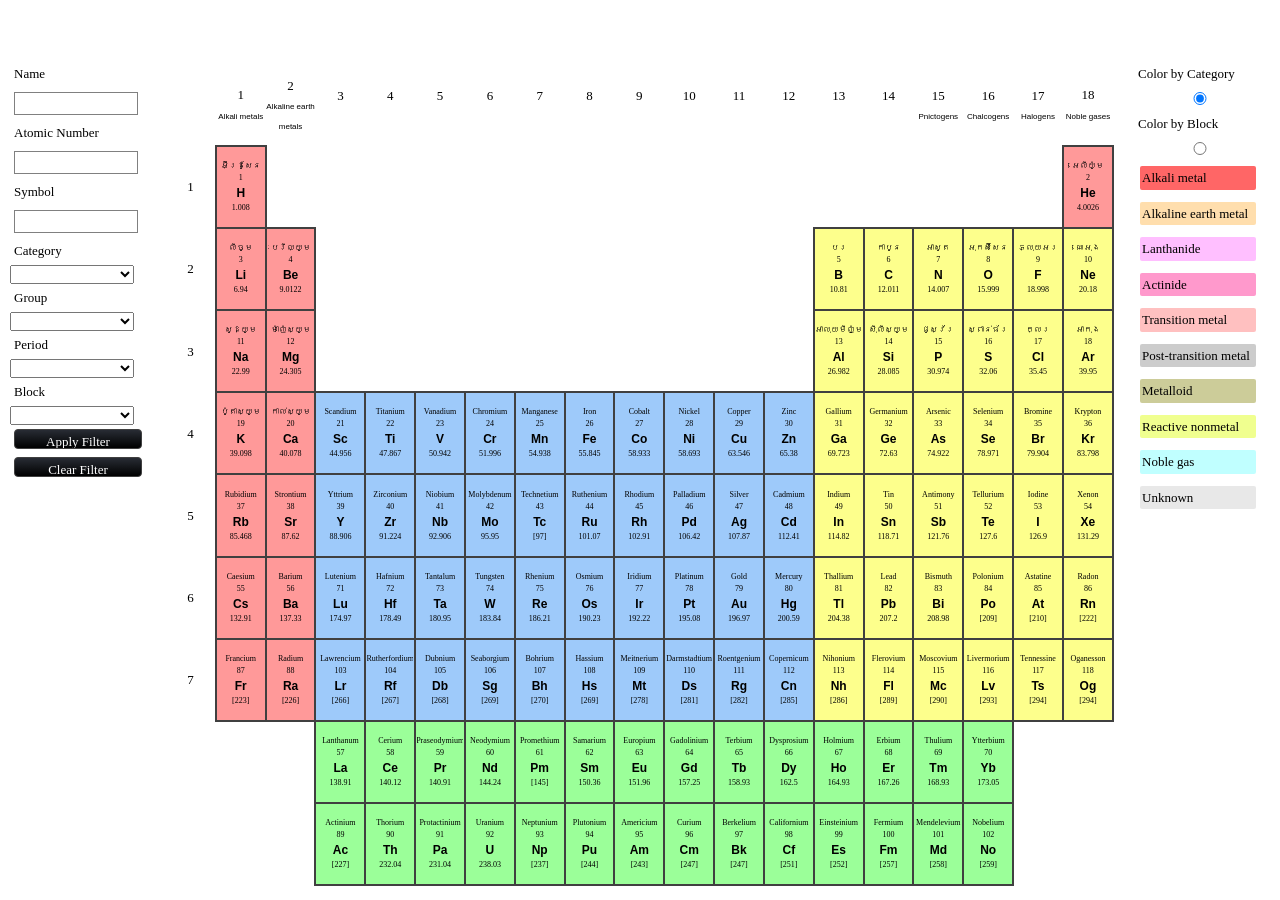
<file: index.htm>
<!DOCTYPE html>

<html lang="en">

<head>
	<title>CodeDrome: Periodic Table</title>
    <meta charset="utf-8" />
    <link href="projects.css" rel="stylesheet" />

    <!-- Bootstrap -->
    <link
      href="https://cdn.jsdelivr.net/npm/bootstrap@5.3.2/dist/css/bootstrap.min.css"
      rel="stylesheet"
    />

    <!-- Google Icons (for Close icon) -->
    <link rel="stylesheet" href="https://fonts.googleapis.com/css2?family=Material+Symbols+Rounded" />
</head>

<body>

    <!-- ⭐ New Header Bar With Quit Button -->
    <nav class="navbar navbar-light bg-light shadow-sm px-3 d-flex justify-content-between">
        <h4 class="mt-2">Periodic Table</h4>

        <button
            class="btn btn-danger d-flex align-items-center gap-2 px-3 py-2 rounded-pill shadow-sm"
            id="quitBtn1"
        >
            <span class="material-symbols-rounded">close</span>
            ចាកចេញ
        </button>
    </nav>
    <!-- ⭐ End Header -->


	<div class="maindiv">

		<!-- (You can remove this old button if you don’t want two Quit buttons) -->
		<!--
        <div class="d-flex justify-content-end mb-3">
            <button class="btn btn-danger d-flex align-items-center gap-2 px-3 py-2 rounded-pill shadow-sm"
                id="quitBtn1">
                <span class="material-symbols-rounded">close</span>
                ចាកចេញ
            </button>
        </div>
        -->

    	<div class="roundcorners leftdiv">

			<table style="width:100%;">

            	<tr><td><div class="label">Name</div></td></tr>
            	<tr><td><input type="text" id="namefilter" style="width:124px" /></td></tr>

            	<tr><td><div class="label">Atomic Number</div></td></tr>
            	<tr><td><input type="number" id="atomicnumberfilter" style="width:124px" min=1 max=118 /></td></tr>

            	<tr><td><div class="label">Symbol</div></td></tr>
            	<tr><td><input type="text" id="symbolfilter" style="width:124px" /></td></tr>

				<tr><td><div class="label">Category</div></td></tr>
				<tr><td>
					<select id="categoryfilter">
						<option value=""></option>
						<option value="Alkali metal">Alkali metal</option>
						<option value="Alkaline earth metal">Alkaline earth metal</option>
						<option value="Lanthanide">Lanthanide</option>
						<option value="Actinide">Actinide</option>
						<option value="Transition metal">Transition metal</option>
						<option value="Post-transition metal">Post-transition metal</option>
						<option value="Metalloid">Metalloid</option>
						<option value="Reactive nonmetal">Reactive nonmetal</option>
						<option value="Noble gas">Noble gas</option>
						<option value="Unknown">Unknown</option>
					</select>
				</td></tr>

            	<tr><td><div class="label">Group</div></td></tr>
            	<tr><td>
					<select id="groupfilter">
  						<option value=""></option>
  						<option value="0">none</option>
  						<option value="1">1</option>
  						<option value="2">2</option>
  						<option value="3">3</option>
  						<option value="4">4</option>
  						<option value="5">5</option>
  						<option value="6">6</option>
  						<option value="7">7</option>
  						<option value="8">8</option>
  						<option value="9">9</option>
  						<option value="10">10</option>
  						<option value="11">11</option>
  						<option value="12">12</option>
  						<option value="13">13</option>
  						<option value="14">14</option>
  						<option value="15">15</option>
  						<option value="16">16</option>
  						<option value="17">17</option>
  						<option value="18">18</option>
					</select>
				</td></tr>

            	<tr><td><div class="label">Period</div></td></tr>
            	<tr><td>
					<select id="periodfilter">
  						<option value=""></option>
  						<option value="1">1</option>
  						<option value="2">2</option>
  						<option value="3">3</option>
  						<option value="4">4</option>
  						<option value="5">5</option>
  						<option value="6">6</option>
  						<option value="7">7</option>
					</select>
				</td></tr>

            	<tr><td><div class="label">Block</div></td></tr>
            	<tr><td>
					<select id="blockfilter">
  						<option value=""></option>
  						<option value="d">d</option>
  						<option value="f">f</option>
  						<option value="p">p</option>
  						<option value="s">s</option>
					</select>
				</td></tr>

                <tr>
                    <td colspan="2"><div id="btnApplyFilter" class="button">Apply Filter</div></td>
                </tr>

                <tr>
                    <td colspan="2"><div id="btnClearFilter" class="button">Clear Filter</div></td>
                </tr>

            </table>

    	</div>

    	<div id="periodictablediv" class="roundcorners tablediv">
			<table id="periodictable" style="width: 100%; height: 100%;"></table>
		</div>

    	<div class="roundcorners rightdiv">

			<table style="width:100%;">
            	<tr>
					<td><div class="label">Color by Category</div></td>
				</tr>
            	<tr>
					<td class="radiobutton"><input type="radio" name="colorby" value="colorbycategory" id="colorcategory" checked /></td>
				</tr>

            	<tr>
					<td><div class="label">Color by Block</div></td>
				</tr>
            	<tr>
					<td class="radiobutton"><input type="radio" name="colorby" value="colorbyblock" id="colorblock" /></td>
				</tr>
            </table>

			<table id="categorykey" style="width:100%; display: inline;">
            	<tr><td><div class="alkalimetal colorkey roundcorners">Alkali metal</div></td></tr>
            	<tr><td><div class="alkalineearthmetal colorkey roundcorners">Alkaline earth metal</div></td></tr>
            	<tr><td><div class="lanthanide colorkey roundcorners">Lanthanide</div></td></tr>
            	<tr><td><div class="actinide colorkey roundcorners">Actinide</div></td></tr>
            	<tr><td><div class="transitionmetal colorkey roundcorners">Transition metal</div></td></tr>
            	<tr><td><div class="posttransitionmetal colorkey roundcorners">Post-transition metal</div></td></tr>
            	<tr><td><div class="metalloid colorkey roundcorners">Metalloid</div></td></tr>
            	<tr><td><div class="reactivenonmetal colorkey roundcorners">Reactive nonmetal</div></td></tr>
            	<tr><td><div class="noblegas colorkey roundcorners">Noble gas</div></td></tr>
            	<tr><td><div class="unknown colorkey roundcorners">Unknown</div></td></tr>
            </table>

			<table id="blockkey" style="width:100%; display: none;">
            	<tr><td><div class="sblock colorkey roundcorners">s</div></td></tr>
            	<tr><td><div class="dblock colorkey roundcorners">d</div></td></tr>
            	<tr><td><div class="fblock colorkey roundcorners">f</div></td></tr>
            	<tr><td><div class="pblock colorkey roundcorners">p</div></td></tr>
            </table>

		</div>

	</div>


	<div id="infoboxbackground"
	style="background-color: #000000; position: absolute;
	left: 0px; right: 0px; top: 0px; bottom: 0px;
    opacity: 0.8; visibility: hidden;"></div>

	<div id="infobox"
	 class="border roundcorners"
	style="position:absolute;  width: 500px; top: 50%; left: 50%; transform: translate(-50%, -50%); background-color: #FFFFFF; visibility: hidden;">

		<table style="width:100%;">
    		<tr><th colspan="2" id="infoName" class="thelementname"></th></tr>
    		<tr><th>Atomic number</th><td id="infoAtomicNumber"></td></tr>
        	<tr><th>Chemical Symbol</th><td id="infoChemicalSymbol"></td></tr>
        	<tr><th>Category</th><td id="infoCategory"></td></tr>
        	<tr><th>Atomic weight - conventional</th><td id="infoAtomicWeightConventional"></td></tr>
        	<tr><th>Atomic weight - standard</th><td id="infoAtomicWeightStandard"></td></tr>
        	<tr><th>Occurrence</th><td id="infoOccurrence"></td></tr>
        	<tr><th>State of matter</th><td id="infoStateOfMatter"></td></tr>
        	<tr><th>Group</th><td id="infoGroup"></td></tr>
        	<tr><th>Period</th><td id="infoPeriod"></td></tr>
        	<tr><th>Block</th><td id="infoBlock"></td></tr>
        	<tr><td colspan="2"><div id="btnCloseInfoBox" class="button">Close</div></td></tr>
		</table>

	</div>

    <script src="data.js"></script>
    <script src="periodictable.js"></script>
    <script src="periodictableinfobox.js"></script>
    <script src="periodictabledisplay.js"></script>
    <script src="periodictablepage.js"></script>

    <!-- ⭐ Quit Button Script -->
    <script>
        document.getElementById("quitBtn1").onclick = function () {
            window.location.href = "/index.html"; 
        };
    </script>

</body>

</html>
</file>
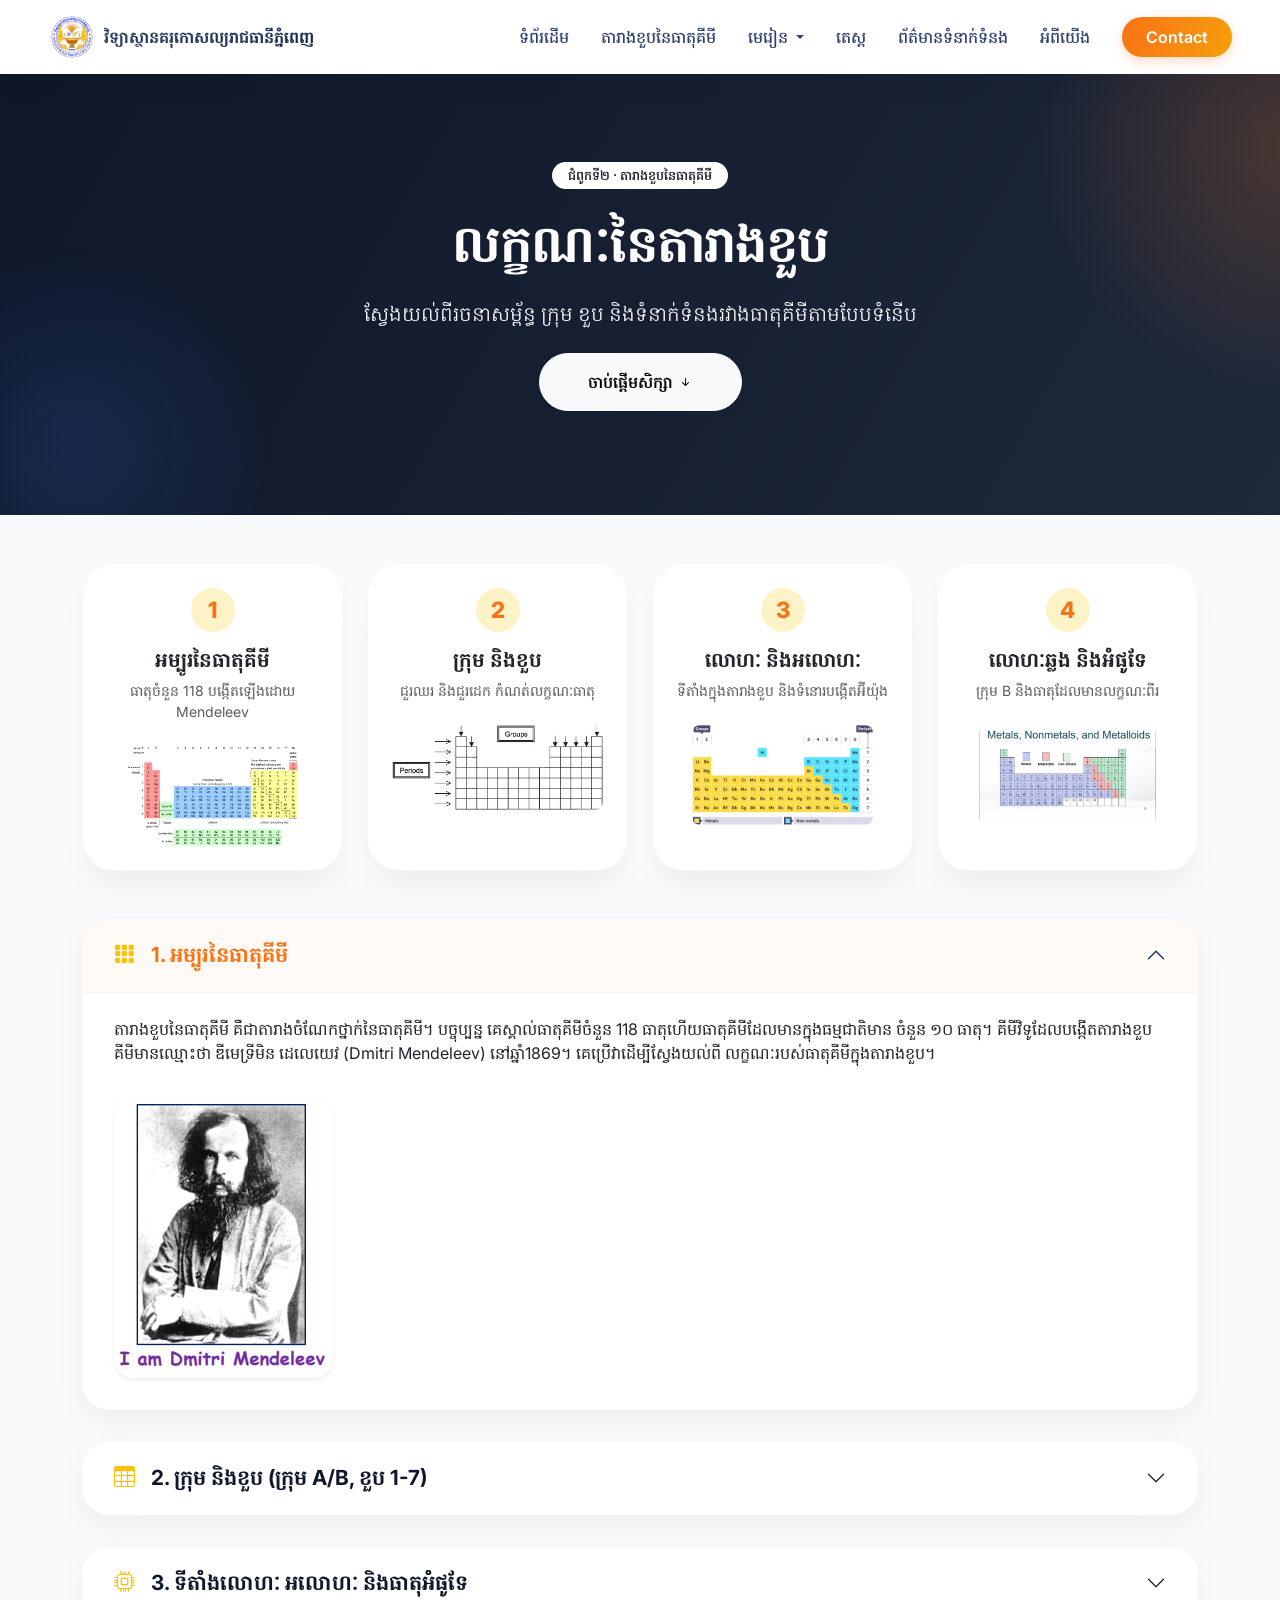
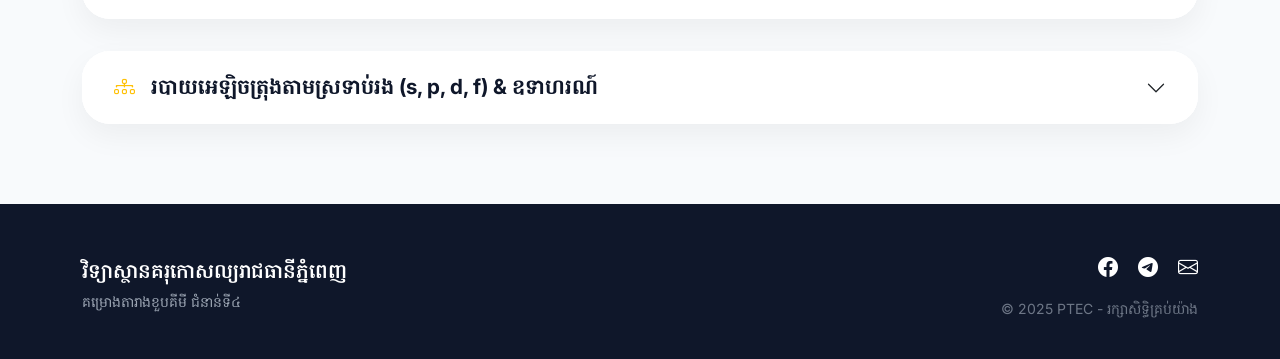
<file: lesson1.html>
<!DOCTYPE html>
<html lang="en">
<head>
  <meta charset="utf-8">
  <meta name="viewport" content="width=device-width, initial-scale=1, shrink-to-fit=no">
  <meta name="description" content="Chemistry Lesson - Periodic Table">
  <title>មេរៀនទី១ : លក្ខណៈនៃតារាងខួបគីមី</title>

  <!-- Google Fonts + Bootstrap Icons -->
  <link href="https://fonts.googleapis.com/css2?family=Inter:opsz,wght@14..32,300;14..32,400;14..32,500;14..32,600;14..32,700&family=Hanuman:wght@300;400;700&display=swap" rel="stylesheet">
  <link rel="stylesheet" href="https://cdn.jsdelivr.net/npm/bootstrap-icons@1.11.3/font/bootstrap-icons.min.css">
  
  <!-- Bootstrap 5 CSS -->
  <link href="https://cdn.jsdelivr.net/npm/bootstrap@5.2.3/dist/css/bootstrap.min.css" rel="stylesheet">
  
  <!-- AOS Animation -->
  <link href="https://unpkg.com/aos@2.3.1/dist/aos.css" rel="stylesheet">
  
  <style>
    * {
      font-family: 'Inter', 'Hanuman', sans-serif;
    }
    body {
      background: #f8fafc;
      scroll-behavior: smooth;
    }
    /* Modern Navbar same structure but polished */
    .navbar {
      backdrop-filter: blur(12px);
      background: rgba(255,255,255,0.96) !important;
      box-shadow: 0 8px 30px rgba(0,0,0,0.05);
      transition: all 0.3s;
    }
    .logo {
      height: 48px;
      transition: transform 0.2s;
    }
    .navbar-brand span {
      font-weight: 700;
      background: linear-gradient(135deg, #2c3e66, #1a2a4f);
      -webkit-background-clip: text;
      background-clip: text;
      color: transparent;
    }
    .nav-link {
      font-weight: 500;
      color: #2d3e6e !important;
      transition: 0.2s;
      position: relative;
    }
    .nav-link:hover {
      color: #f97316 !important;
    }
    .dropdown-menu {
      border-radius: 20px;
      border: none;
      box-shadow: 0 20px 35px -10px rgba(0,0,0,0.1);
      padding: 0.75rem 0;
      margin-top: 0.5rem;
    }
    .dropdown-item {
      font-weight: 500;
      padding: 0.6rem 1.8rem;
      color: #1e293b;
    }
    .dropdown-item:hover {
      background: #fff4ed;
      color: #f97316;
    }
    .btn-contact {
      background: linear-gradient(105deg, #f97316, #f59e0b);
      border: none;
      color: white;
      font-weight: 600;
      transition: all 0.25s ease;
      box-shadow: 0 4px 12px rgba(249,115,22,0.25);
    }
    .btn-contact:hover {
      transform: translateY(-2px);
      box-shadow: 0 12px 22px -8px rgba(249,115,22,0.4);
      color: white;
    }
    /* Hero section modern */
    .hero-lesson {
      background: linear-gradient(120deg, #0f172a 0%, #1e293b 100%);
      position: relative;
      overflow: hidden;
      padding: 4rem 0 5rem;
    }
    .hero-lesson::before {
      content: "";
      position: absolute;
      top: -40%;
      right: -20%;
      width: 500px;
      height: 500px;
      background: radial-gradient(circle, rgba(249,115,22,0.2) 0%, rgba(249,115,22,0) 70%);
      border-radius: 50%;
    }
    .hero-lesson::after {
      content: "";
      position: absolute;
      bottom: -30%;
      left: -10%;
      width: 400px;
      height: 400px;
      background: radial-gradient(circle, rgba(59,130,246,0.15) 0%, rgba(59,130,246,0) 70%);
      border-radius: 50%;
    }
    .hero-title {
      font-size: 3.2rem;
      font-weight: 800;
      letter-spacing: -0.02em;
    }
    .feature-card {
      background: white;
      border-radius: 32px;
      transition: all 0.3s cubic-bezier(0.2,0.9,0.4,1.1);
      border: 1px solid rgba(0,0,0,0.03);
      box-shadow: 0 20px 35px -12px rgba(0,0,0,0.08);
      height: 100%;
    }
    .feature-card:hover {
      transform: translateY(-8px);
      box-shadow: 0 30px 40px -18px rgba(0,0,0,0.15);
    }
    .feature-number {
      width: 44px;
      height: 44px;
      background: #fef3c7;
      color: #f97316;
      font-weight: 800;
      font-size: 1.4rem;
      border-radius: 24px;
      display: inline-flex;
      align-items: center;
      justify-content: center;
    }
    .accordion-modern {
      background: white;
      border-radius: 28px;
      border: none;
      box-shadow: 0 12px 30px rgba(0,0,0,0.05);
      margin-bottom: 2rem;
      overflow: hidden;
    }
    .accordion-modern .accordion-button {
      background: white;
      font-weight: 700;
      font-size: 1.3rem;
      padding: 1.5rem 2rem;
      color: #0f172a;
      border: none;
      box-shadow: none;
    }
    .accordion-modern .accordion-button:not(.collapsed) {
      background: #fffaf5;
      color: #f97316;
    }
    .accordion-modern .accordion-button:focus {
      box-shadow: none;
      border-color: transparent;
    }
    .accordion-modern .accordion-body {
      padding: 1.5rem 2rem 2rem;
      background: #ffffff;
      border-top: 1px solid #f1f5f9;
    }
    .info-badge {
      background: #f1f5f9;
      border-radius: 40px;
      padding: 0.25rem 1rem;
      font-size: 0.8rem;
      font-weight: 600;
      color: #f97316;
    }
    .comparison-table {
      background: #fefce8;
      border-radius: 24px;
      padding: 1rem;
    }
    img.rounded-4 {
      border-radius: 24px;
      box-shadow: 0 12px 25px -12px rgba(0,0,0,0.2);
    }
    .section-title {
      font-size: 2.2rem;
      font-weight: 700;
      background: linear-gradient(120deg, #1e293b, #334155);
      -webkit-background-clip: text;
      background-clip: text;
      color: transparent;
    }
    footer {
      background: #0f172a;
      color: #cbd5e1;
    }
    @media (max-width: 768px) {
      .hero-title { font-size: 2rem; }
      .section-title { font-size: 1.7rem; }
    }
  </style>
</head>
<body>

<!-- ***** Header Area with same dropdown & navbar design (improved visual) ***** -->
<nav class="navbar navbar-expand-lg sticky-top">
  <div class="container-fluid px-4 px-lg-5">
    <a class="navbar-brand d-flex align-items-center" href="#">
      <img class="logo me-2" src="assets/images/pteclogo.png" alt="PTEC logo" onerror="this.src='https://placehold.co/50?text=PTEC'">
      <span class="fw-bold fs-6 fs-lg-5">វិទ្យាស្ថានគរុកោសល្យរាជធានីភ្នំពេញ</span>
    </a>
    <button class="navbar-toggler" type="button" data-bs-toggle="collapse" data-bs-target="#navbarNav" aria-controls="navbarNav" aria-expanded="false" aria-label="Toggle navigation">
      <span class="navbar-toggler-icon"></span>
    </button>
    <div class="collapse navbar-collapse justify-content-end" id="navbarNav">
      <ul class="navbar-nav gap-2 gap-lg-3 align-items-center">
        <li class="nav-item"><a class="nav-link" href="index.html">ទំព័រដើម</a></li>
        <li class="nav-item"><a class="nav-link" href="periodictable.html">តារាងខួបនៃធាតុគីមី</a></li>
        <!-- Dropdown Lessons same as requested (5 lessons) -->
        <li class="nav-item dropdown">
          <a class="nav-link dropdown-toggle" href="#" id="navbarDropdownMenuLink" role="button" data-bs-toggle="dropdown" aria-expanded="false">
            មេរៀន
          </a>
          <ul class="dropdown-menu" aria-labelledby="navbarDropdownMenuLink">
            <li><a class="dropdown-item" href="lesson1.html">មេរៀនទី១ : លក្ខណៈរបស់តារាងខួបនៃធាតុគីមី</a></li>
            <li><a class="dropdown-item" href="lesson2.html">មេរៀនទី២ : សិក្សាធាតុតាមក្រុម(ក្រុមទី I ឬ 1A ឬក្រុមលោហៈអាល់កាឡាំង)</a></li>
            <li><a class="dropdown-item" href="lesson3.html">មេរៀនទី៣ : សិក្សាធាតុតាមក្រុម(ក្រុមVIIA : អាឡូសែន)</a></li>
            <li><a class="dropdown-item" href="lesson4.html">មេរៀនទី៤ : សិក្សាធាតុតាមក្រុម(ក្រុមVIIIA : ឧស្ម័នកម្រ)</a></li>
            <li><a class="dropdown-item" href="lesson5.html">មេរៀនទី៥ : សិក្សាធាតុតាមក្រុម(ក្រុមVIA : លោហៈ)</a></li>
          </ul>
        </li>
        <li class="nav-item"><a class="nav-link" href="quiz.html">តេស្ត</a></li>
        <li class="nav-item"><a class="nav-link" href="#blog">ព័ត៌មានទំនាក់ទំនង</a></li>
        <li class="nav-item"><a class="nav-link" href="#about">អំពីយើង</a></li>
        <li class="nav-item d-lg-block ms-2">
          <a class="btn btn-contact rounded-pill px-4 py-2" href="#contact">Contact</a>
        </li>
      </ul>
    </div>
  </div>
</nav>

<!-- Hero Section Modern (keeping all original meaning) -->
<section class="hero-lesson text-white">
  <div class="container py-4">
    <div class="row align-items-center">
      <div class="col-lg-8 mx-auto text-center" data-aos="fade-up">
        <span class="info-badge bg-white text-dark mb-3 d-inline-block">ជំពូកទី២ · តារាងខួបនៃធាតុគីមី</span>
        <h1 class="hero-title display-5 fw-bold mt-2">លក្ខណៈនៃតារាងខួប</h1>
        <p class="lead mt-4 opacity-90">ស្វែងយល់ពីរចនាសម្ព័ន្ធ ក្រុម ខួប និងទំនាក់ទំនងរវាងធាតុគីមីតាមបែបទំនើប</p>
        <div class="mt-4">
          <a href="#content-start" class="btn btn-light rounded-pill px-5 py-3 fw-semibold shadow-sm">ចាប់ផ្តើមសិក្សា <i class="bi bi-arrow-down-short"></i></a>
        </div>
      </div>
    </div>
  </div>
</section>

<!-- Main Content with all original images & data preserved -->
<div class="container my-5" id="content-start">
  <!-- Four cards representing 4 key aspects (modern layout but original content) -->
  <div class="row g-4 mb-5" data-aos="fade-up">
    <div class="col-md-6 col-lg-3">
      <div class="feature-card p-4 text-center">
        <div class="feature-number mx-auto mb-3">1</div>
        <h5 class="fw-bold">អម្បូរនៃធាតុគីមី</h5>
        <p class="text-muted small">ធាតុចំនួន 118 បង្កើតឡើងដោយ Mendeleev</p>
        <img src="images/tableperiod.png" class="img-fluid rounded-3 mt-2" style="max-height: 100px; object-fit: contain;" alt="periodic table" onerror="this.src='https://placehold.co/200x100?text=Periodic'">
      </div>
    </div>
    <div class="col-md-6 col-lg-3">
      <div class="feature-card p-4 text-center">
        <div class="feature-number mx-auto mb-3">2</div>
        <h5 class="fw-bold">ក្រុម និងខួប</h5>
        <p class="text-muted small">ជួរឈរ និងជួរដេក កំណត់លក្ខណៈធាតុ</p>
        <img src="images/periods_and_groups.jpg" class="img-fluid rounded-3 mt-2" style="max-height: 100px; object-fit: contain;" alt="groups" onerror="this.src='https://placehold.co/200x100?text=Groups'">
      </div>
    </div>
    <div class="col-md-6 col-lg-3">
      <div class="feature-card p-4 text-center">
        <div class="feature-number mx-auto mb-3">3</div>
        <h5 class="fw-bold">លោហៈ និងអលោហៈ</h5>
        <p class="text-muted small">ទីតាំងក្នុងតារាងខួប និងទំនោរបង្កើតអ៊ីយ៉ុង</p>
        <img src="images/metalandnonmetal.png" class="img-fluid rounded-3 mt-2" style="max-height: 100px; object-fit: contain;" alt="metal nonmetal" onerror="this.src='https://placehold.co/200x100?text=Metal'">
      </div>
    </div>
    <div class="col-md-6 col-lg-3">
      <div class="feature-card p-4 text-center">
        <div class="feature-number mx-auto mb-3">4</div>
        <h5 class="fw-bold">លោហៈឆ្លង និងអំផូទែ</h5>
        <p class="text-muted small">ក្រុម B និងធាតុដែលមានលក្ខណៈពីរ</p>
        <img src="images/metalloid.jpg" class="img-fluid rounded-3 mt-2" style="max-height: 100px; object-fit: contain;" alt="metalloid" onerror="this.src='https://placehold.co/200x100?text=Metalloids'">
      </div>
    </div>
  </div>

  <!-- Detailed explanation: all original text preserved -->
  <div class="row mt-4">
    <div class="col-lg-12">
      <!-- 1. អម្បូរធាតុ -->
      <div class="accordion-modern accordion" id="lessonAccordion">
        <div class="accordion-item border-0 bg-transparent">
          <h2 class="accordion-header">
            <button class="accordion-button" type="button" data-bs-toggle="collapse" data-bs-target="#collapseOne" aria-expanded="true">
              <i class="bi bi-grid-3x3-gap-fill me-3 text-warning"></i> 1. អម្បូរនៃធាតុគីមី
            </button>
          </h2>
          <div id="collapseOne" class="accordion-collapse collapse show" data-bs-parent="#lessonAccordion">
            <div class="accordion-body">
              <p class="fs-6">តារាងខួបនៃធាតុគីមី គឺជាតារាងចំណែកថ្នាក់នៃធាតុគីមី។ បច្ចុប្បន្ន គេស្គាល់ធាតុគីមីចំនួន 118 ធាតុហើយធាតុគីមីដែលមានក្នុងធម្មជាតិមាន ចំនួន ១០ ធាតុ។ គីមីវិទូដែលបង្កើតតារាងខួបគីមីមានឈ្មោះថា ឌីមេទ្រីមិន ដេលេយេវ (Dmitri Mendeleev) នៅឆ្នាំ1869។ គេប្រើវាដើម្បីស្វែងយល់ពី លក្ខណៈរបស់ធាតុគីមីក្នុងតារាងខួប។</p>
              <img style="max-width: 280px; border-radius: 20px;" class="img-fluid mt-3 shadow-sm" src="images/mindayav.jpg" alt="Mendeleev" onerror="this.src='https://placehold.co/300x200?text=Mendeleev'">
            </div>
          </div>
        </div>
      </div>

      <!-- 2. ក្រុម និងខួប with sub-accordion style -->
      <div class="accordion-modern accordion mt-4" id="groupPeriodAccordion">
        <div class="accordion-item border-0">
          <h2 class="accordion-header">
            <button class="accordion-button collapsed" type="button" data-bs-toggle="collapse" data-bs-target="#collapseGroup" aria-expanded="false">
              <i class="bi bi-table me-3 text-warning"></i> 2. ក្រុម និងខួប (ក្រុម A/B, ខួប 1-7)
            </button>
          </h2>
          <div id="collapseGroup" class="accordion-collapse collapse" data-bs-parent="#groupPeriodAccordion">
            <div class="accordion-body">
              <div class="mb-4">
                <h5 class="fw-bold text-dark">ក. ក្រុម</h5>
                <p>ក្រុម គឺជាក្រុមនៃធាតុដែលស្ថិតនៅជួរឈរ ឬបន្ទាត់ឈរក្នុងតារាងខួបនៃធាតុគីមី។</p>
                <p><strong>លេខក្រុម = ចំនួន (e¯) ស្រទាប់ក្រៅបង្អស់ = អេឡិចត្រុងវ៉ាឡង់</strong></p>
                <p>ធាតុគីមីទាំងអស់ក្នុងតារាងខួបចែកជា៖ VIII ក្រុម(សម្រាប់ក្រុមA) និងក្រុមលោហៈឆ្លង(សម្រាប់ក្រុមB) ឬ 18 ក្រុម។</p>
                <div class="alert alert-warning bg-light mt-2">
                  <strong>ចំណាំ៖</strong> ធាតុនៅក្នុងក្រុមតែមួយមានលក្ខណៈដូចគ្នា៖ អេឡិចត្រុងស្រទាប់ក្រៅដូចគ្នា, លក្ខណៈលោហៈកើនឡើងពីលើចុះក្រោម។
                </div>
                <h5 class="fw-bold mt-4">ខ. ខួប</h5>
                <p>នៅក្នុងតារាងខួបនៃធាតុគីមីគេចែកជា ៧ជួរដេក ឬ ៧ខួប។ ជួរដេក ឬបន្ទាត់ដេកក្នុងតារាងខួបហៅថា <span class="text-danger fw-bold">ខួប</span>។</p>
                <p><strong>លេខខួប = ចំនួនស្រទាប់អេឡិចត្រុងរបស់ធាតុ</strong></p>
                <div class="bg-light p-3 rounded-4 mt-3">
                  <p class="mb-0"><span class="fw-bold">ការកំណត់ក្រុម/ខួបតាមរបាយអេឡិចត្រុង៖</span><br>
                  - ឧទាហរណ៍៖ K² L⁸ M¹ → ស្រទាប់ក្រៅ M=1 ⇒ ក្រុមទី1, ស្រទាប់ចុងក្រោយ M ជាស្រទាប់ទី៣ ⇒ ខួបទី៣។</p>
                </div>
                <img src="images/Kl.jpg" class="img-fluid rounded-4 mt-3 me-2" style="max-width: 260px;" alt="electron configuration" onerror="this.src='https://placehold.co/260x180'">
                <img src="images/sp.jpg" class="img-fluid rounded-4 mt-3" style="max-width: 260px;" alt="orbitals" onerror="this.src='https://placehold.co/260x180'">
              </div>
            </div>
          </div>
        </div>
      </div>

      <!-- 3. ទីតាំងលោហៈ និងអលោហៈ និងឧទាហរណ៍ -->
      <div class="accordion-modern accordion mt-4" id="metalAccordion">
        <div class="accordion-item border-0">
          <h2 class="accordion-header">
            <button class="accordion-button collapsed" type="button" data-bs-toggle="collapse" data-bs-target="#collapseMetal" aria-expanded="false">
              <i class="bi bi-cpu me-3 text-warning"></i> 3. ទីតាំងលោហៈ អលោហៈ និងធាតុអំផូទែ
            </button>
          </h2>
          <div id="collapseMetal" class="accordion-collapse collapse" data-bs-parent="#metalAccordion">
            <div class="accordion-body">
              <h5 class="fw-bold">ក. លោហៈ</h5>
              <p>លោហៈនៅផ្នែកខាងឆ្វេង និងផ្នែកកណ្តាលនៃតារាងខួប។ លក្ខណៈគីមីនៃលោហៈកើនឡើងពីស្តាំទៅឆ្វេង និងកើនឡើងពីលើចុះក្រោម។ លោហៈមានទំនោរបោះបង់អេឡិចត្រុង → កាចុង (cation)។</p>
              <div class="bg-light p-3 rounded-4 my-3">
                <strong>ឧទាហរណ៍:</strong> Na → Na⁺ + e⁻ &nbsp;&nbsp; Zn → Zn²⁺ + 2e⁻ &nbsp;&nbsp; Al → Al³⁺ + 3e⁻
              </div>
              <h5 class="fw-bold mt-4">ខ. អលោហៈ</h5>
              <p>អលោហៈនៅខាងស្តាំនៃតារាងខួបជិតឧស្ម័នកម្រ។ មានទំនោរចាប់យកអេឡិចត្រុង → អាញ៉ុង (anion)។</p>
              <div class="bg-light p-3 rounded-4 my-3">
                <strong>ឧទាហរណ៍:</strong> Cl₂ + 2e⁻ → 2Cl⁻  ,  O₂ + 4e⁻ → 2O²⁻
              </div>
              <h5 class="fw-bold">គ. ប្រៀបធៀបលោហៈ និងអលោហៈ</h5>
              <img src="images/metal.jpg" class="img-fluid rounded-4 my-3 w-100" style="max-width: 650px;" alt="comparison" onerror="this.src='https://placehold.co/600x400?text=Metal+vs+Nonmetal'">
              
              <h5 class="fw-bold mt-4">IV. លោហៈឆ្លង និងធាតុអំផូទែ</h5>
              <p>លោហៈធាតុឆ្លងស្ថិតនៅចន្លោះក្រុម IIA និង IIIA មាន 30 ធាតុ មានពណ៌ជាសំគាល់ (MnO₄⁻ ពណ៌ស្វាយ, CuSO₄ ពណ៌ខៀវ)។</p>
              <img src="images/color.jpg" class="img-fluid rounded-4 my-2" style="max-width: 260px;" alt="colored ions" onerror="this.src='https://placehold.co/260x180'">
              <p class="mt-2"><strong>ធាតុអំផូទែ៖</strong> B, Si, Ge, As, Sb, Te, Po (មានលក្ខណៈលោហៈនិងអលោហៈ)</p>
              <img src="images/Ompotea.jpg" class="img-fluid rounded-4 mt-2" style="max-width: 500px;" alt="metalloids" onerror="this.src='https://placehold.co/500x250'">
              <div class="mt-3 p-3 border-start border-4 border-warning bg-light">
                <strong>កាតាលីករ</strong>៖ ឧ. Fe ប្រើក្នុងផលិតកម្មអាម៉ូញាក់ (ពន្លឿនប្រតិកម្ម)
              </div>
            </div>
          </div>
        </div>
      </div>

      <!-- Additional electron configuration details (s,p,d,f) with modern card -->
      <div class="accordion-modern accordion mt-4" id="electronConf">
        <div class="accordion-item border-0">
          <h2 class="accordion-header">
            <button class="accordion-button collapsed" type="button" data-bs-toggle="collapse" data-bs-target="#collapseElectron" aria-expanded="false">
              <i class="bi bi-diagram-3 me-3 text-warning"></i> របាយអេឡិចត្រុងតាមស្រទាប់រង (s, p, d, f) & ឧទាហរណ៍
            </button>
          </h2>
          <div id="collapseElectron" class="accordion-collapse collapse" data-bs-parent="#electronConf">
            <div class="accordion-body">
              <p>វិធានក្នុងការសរសេររបាយអេឡិចត្រុងតាមស្រទាប់រង (s,p,d,f)។ ការបំពេញផ្តើមពី 1s → 2s → 2p → 3s → 3p → 4s → 3d ...</p>
              <img src="images/Obital.jpg" class="img-fluid rounded-4 my-2" style="max-width: 400px;" alt="orbital diagram" onerror="this.src='https://placehold.co/400x200'">
              <div class="row mt-3">
                <div class="col-md-6">
                  <div class="bg-white border rounded-4 p-3 shadow-sm">
                    <p><strong>សមត្ថភាពផ្ទុក៖</strong><br>
                    s → max 2e⁻<br>p → max 6e⁻<br>d → max 10e⁻<br>f → max 14e⁻</p>
                  </div>
                </div>
                <div class="col-md-6">
                  <div class="bg-white border rounded-4 p-3 shadow-sm">
                    <p><strong>កំណត់ក្រុម/ខួបតាមរបាយរង៖</strong><br>
                    - ប្លុក s : ក្រុម = e⁻ ក្រៅ<br>
                    - ប្លុក p : ក្រុម = e⁻ក្រៅ + 12<br>
                    - ប្លុក d : ក្រុម = e⁻ក្រៅ + 2<br>
                    ខួប = លេខធំបំផុតខាងមុខស្រទាប់រង
                    </p>
                  </div>
                </div>
              </div>
              <div class="alert alert-secondary mt-3">
                <strong>ឧទាហរណ៍ (កាបូន Z=6):</strong> របាយ 1s²2s²2p² ⇒ ក្រុមទី4A, ខួបទី2 (ព្រោះស្រទាប់ធំបំផុត n=2)
              </div>
            </div>
          </div>
        </div>
      </div>
    </div>
  </div>
</div>

<!-- extra section "សរុប" clean footer -->
<footer class="mt-5 pt-5 pb-4">
  <div class="container">
    <div class="row align-items-center">
      <div class="col-md-6 text-center text-md-start">
        <h5 class="text-white fw-semibold">វិទ្យាស្ថានគរុកោសល្យរាជធានីភ្នំពេញ</h5>
        <p class="small opacity-75">គម្រោងតារាងខួបគីមី ជំនាន់ទី៤</p>
      </div>
      <div class="col-md-6 text-center text-md-end">
        <div class="social-links">
          <a href="#" class="text-white me-3 fs-5"><i class="bi bi-facebook"></i></a>
          <a href="#" class="text-white me-3 fs-5"><i class="bi bi-telegram"></i></a>
          <a href="#" class="text-white fs-5"><i class="bi bi-envelope"></i></a>
        </div>
        <p class="mt-3 small opacity-50">© 2025 PTEC - រក្សាសិទ្ធិគ្រប់យ៉ាង</p>
      </div>
    </div>
  </div>
</footer>

<script src="https://cdn.jsdelivr.net/npm/bootstrap@5.2.3/dist/js/bootstrap.bundle.min.js"></script>
<script src="https://unpkg.com/aos@2.3.1/dist/aos.js"></script>
<script>
  AOS.init({ duration: 800, once: true, offset: 20 });
  // fix for any broken images fallback (optional)
  document.querySelectorAll('img').forEach(img => {
    img.onerror = function() { this.style.display = 'none'; };
  });
</script>
</body>
</html>
</file>
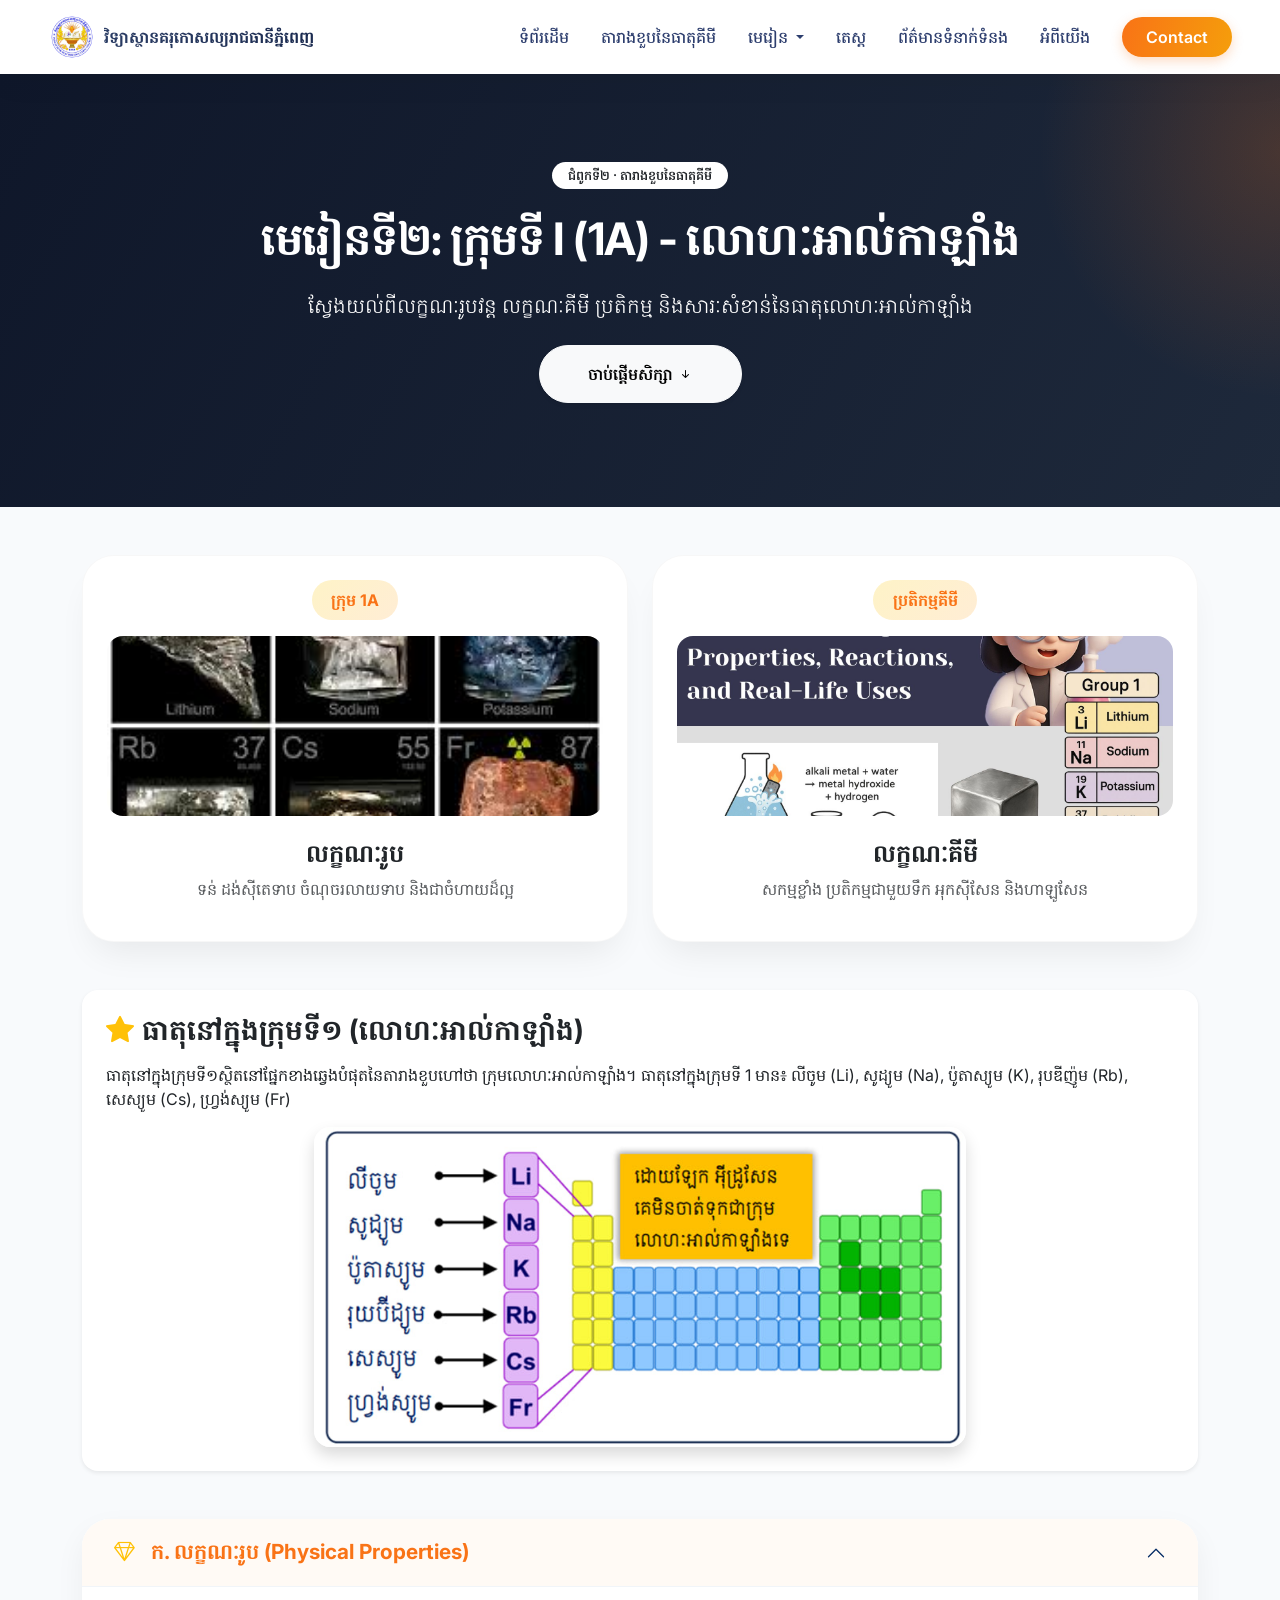
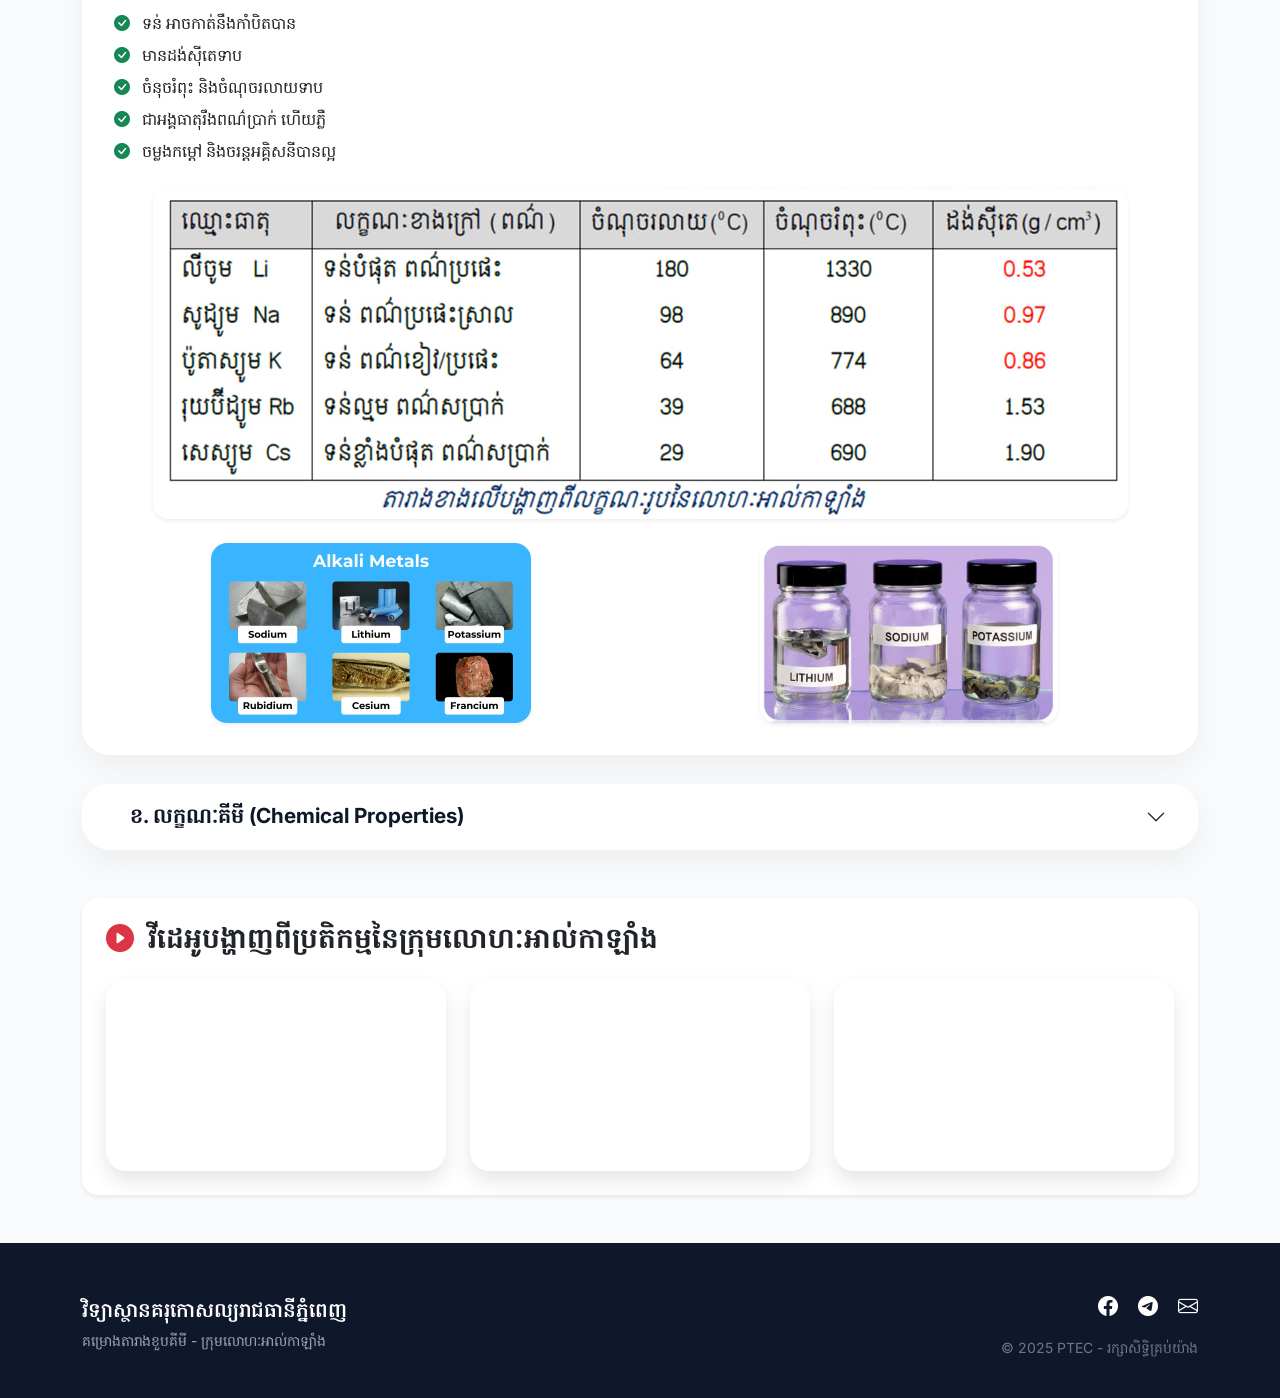
<file: lesson2.html>
<!DOCTYPE html>
<html lang="en">
<head>
  <meta charset="utf-8">
  <meta name="viewport" content="width=device-width, initial-scale=1, shrink-to-fit=no">
  <meta name="description" content="Chemistry Lesson - Alkali Metals Group 1A">
  <title>មេរៀនទី២ : ក្រុមលោហៈអាល់កាឡាំង (Group 1A)</title>

  <!-- Google Fonts + Bootstrap Icons -->
  <link href="https://fonts.googleapis.com/css2?family=Inter:opsz,wght@14..32,300;14..32,400;14..32,500;14..32,600;14..32,700&family=Hanuman:wght@300;400;700&display=swap" rel="stylesheet">
  <link rel="stylesheet" href="https://cdn.jsdelivr.net/npm/bootstrap-icons@1.11.3/font/bootstrap-icons.min.css">
  
  <!-- Bootstrap 5 CSS -->
  <link href="https://cdn.jsdelivr.net/npm/bootstrap@5.2.3/dist/css/bootstrap.min.css" rel="stylesheet">
  
  <!-- AOS Animation -->
  <link href="https://unpkg.com/aos@2.3.1/dist/aos.css" rel="stylesheet">
  
  <style>
    * {
      font-family: 'Inter', 'Hanuman', sans-serif;
    }
    body {
      background: #f8fafc;
      scroll-behavior: smooth;
    }
    /* Modern Navbar same as previous redesign */
    .navbar {
      backdrop-filter: blur(12px);
      background: rgba(255,255,255,0.96) !important;
      box-shadow: 0 8px 30px rgba(0,0,0,0.05);
      transition: all 0.3s;
    }
    .logo {
      height: 48px;
      transition: transform 0.2s;
    }
    .navbar-brand span {
      font-weight: 700;
      background: linear-gradient(135deg, #2c3e66, #1a2a4f);
      -webkit-background-clip: text;
      background-clip: text;
      color: transparent;
    }
    .nav-link {
      font-weight: 500;
      color: #2d3e6e !important;
      transition: 0.2s;
    }
    .nav-link:hover {
      color: #f97316 !important;
    }
    .dropdown-menu {
      border-radius: 20px;
      border: none;
      box-shadow: 0 20px 35px -10px rgba(0,0,0,0.1);
      padding: 0.75rem 0;
    }
    .dropdown-item {
      font-weight: 500;
      padding: 0.6rem 1.8rem;
      color: #1e293b;
    }
    .dropdown-item:hover {
      background: #fff4ed;
      color: #f97316;
    }
    .btn-contact {
      background: linear-gradient(105deg, #f97316, #f59e0b);
      border: none;
      color: white;
      font-weight: 600;
      transition: all 0.25s ease;
      box-shadow: 0 4px 12px rgba(249,115,22,0.25);
    }
    .btn-contact:hover {
      transform: translateY(-2px);
      box-shadow: 0 12px 22px -8px rgba(249,115,22,0.4);
      color: white;
    }
    /* Hero section modern */
    .hero-lesson {
      background: linear-gradient(120deg, #0f172a 0%, #1e293b 100%);
      position: relative;
      overflow: hidden;
      padding: 4rem 0 5rem;
    }
    .hero-lesson::before {
      content: "";
      position: absolute;
      top: -40%;
      right: -20%;
      width: 500px;
      height: 500px;
      background: radial-gradient(circle, rgba(249,115,22,0.2) 0%, rgba(249,115,22,0) 70%);
      border-radius: 50%;
    }
    .hero-title {
      font-size: 2.8rem;
      font-weight: 800;
      letter-spacing: -0.02em;
    }
    .info-badge {
      background: #f1f5f9;
      border-radius: 40px;
      padding: 0.25rem 1rem;
      font-size: 0.8rem;
      font-weight: 600;
      color: #f97316;
    }
    .feature-card {
      background: white;
      border-radius: 32px;
      transition: all 0.3s;
      border: 1px solid rgba(0,0,0,0.03);
      box-shadow: 0 20px 35px -12px rgba(0,0,0,0.08);
      height: 100%;
      overflow: hidden;
    }
    .feature-card:hover {
      transform: translateY(-8px);
      box-shadow: 0 30px 40px -18px rgba(0,0,0,0.15);
    }
    .accordion-modern {
      background: white;
      border-radius: 28px;
      border: none;
      box-shadow: 0 12px 30px rgba(0,0,0,0.05);
      margin-bottom: 1.8rem;
      overflow: hidden;
    }
    .accordion-modern .accordion-button {
      background: white;
      font-weight: 700;
      font-size: 1.3rem;
      padding: 1.3rem 2rem;
      color: #0f172a;
      border: none;
      box-shadow: none;
    }
    .accordion-modern .accordion-button:not(.collapsed) {
      background: #fffaf5;
      color: #f97316;
    }
    .accordion-modern .accordion-body {
      padding: 1.5rem 2rem 2rem;
      background: #ffffff;
      border-top: 1px solid #f1f5f9;
    }
    .reaction-box {
      background: #fefce8;
      border-left: 5px solid #f97316;
      border-radius: 20px;
      padding: 1rem 1.5rem;
    }
    .video-wrapper {
      position: relative;
      padding-bottom: 56.25%;
      height: 0;
      overflow: hidden;
      border-radius: 20px;
      box-shadow: 0 10px 20px rgba(0,0,0,0.1);
    }
    .video-wrapper iframe {
      position: absolute;
      top: 0;
      left: 0;
      width: 100%;
      height: 100%;
      border-radius: 20px;
    }
    .element-badge {
      background: linear-gradient(135deg, #fef3c7, #ffedd5);
      border-radius: 60px;
      padding: 0.5rem 1.2rem;
      display: inline-block;
      font-weight: 700;
      color: #f97316;
    }
    footer {
      background: #0f172a;
      color: #cbd5e1;
    }
    @media (max-width: 768px) {
      .hero-title { font-size: 1.8rem; }
    }
  </style>
</head>
<body>

<!-- ***** Navbar (same design as requested) ***** -->
<nav class="navbar navbar-expand-lg sticky-top">
  <div class="container-fluid px-4 px-lg-5">
    <a class="navbar-brand d-flex align-items-center" href="#">
      <img class="logo me-2" src="assets/images/pteclogo.png" alt="PTEC logo" onerror="this.src='https://placehold.co/50?text=PTEC'">
      <span class="fw-bold fs-6 fs-lg-5">វិទ្យាស្ថានគរុកោសល្យរាជធានីភ្នំពេញ</span>
    </a>
    <button class="navbar-toggler" type="button" data-bs-toggle="collapse" data-bs-target="#navbarNav" aria-label="Toggle navigation">
      <span class="navbar-toggler-icon"></span>
    </button>
    <div class="collapse navbar-collapse justify-content-end" id="navbarNav">
      <ul class="navbar-nav gap-2 gap-lg-3 align-items-center">
        <li class="nav-item"><a class="nav-link" href="index.html">ទំព័រដើម</a></li>
        <li class="nav-item"><a class="nav-link" href="periodictable.html">តារាងខួបនៃធាតុគីមី</a></li>
        <!-- Dropdown with 5 lessons (same structure) -->
        <li class="nav-item dropdown">
          <a class="nav-link dropdown-toggle" href="#" id="navbarDropdownMenuLink" role="button" data-bs-toggle="dropdown" aria-expanded="false">
            មេរៀន
          </a>
          <ul class="dropdown-menu" aria-labelledby="navbarDropdownMenuLink">
            <li><a class="dropdown-item" href="lesson1.html">មេរៀនទី១ : លក្ខណៈរបស់តារាងខួបនៃធាតុគីមី</a></li>
            <li><a class="dropdown-item" href="lesson2.html">មេរៀនទី២ : សិក្សាធាតុតាមក្រុម(ក្រុមទី I ឬ 1A ឬក្រុមលោហៈអាល់កាឡាំង)</a></li>
            <li><a class="dropdown-item" href="lesson3.html">មេរៀនទី៣ : សិក្សាធាតុតាមក្រុម(ក្រុមVIIA : អាឡូសែន)</a></li>
            <li><a class="dropdown-item" href="lesson4.html">មេរៀនទី៤ : សិក្សាធាតុតាមក្រុម(ក្រុមVIIIA : ឧស្ម័នកម្រ)</a></li>
            <li><a class="dropdown-item" href="lesson5.html">មេរៀនទី៥ : សិក្សាធាតុតាមក្រុម(ក្រុមVIA : លោហៈ)</a></li>
          </ul>
        </li>
        <li class="nav-item"><a class="nav-link" href="quiz.html">តេស្ត</a></li>
        <li class="nav-item"><a class="nav-link" href="#blog">ព័ត៌មានទំនាក់ទំនង</a></li>
        <li class="nav-item"><a class="nav-link" href="#about">អំពីយើង</a></li>
        <li class="nav-item d-lg-block ms-2">
          <a class="btn btn-contact rounded-pill px-4 py-2" href="#contact">Contact</a>
        </li>
      </ul>
    </div>
  </div>
</nav>

<!-- Hero Section Modern -->
<section class="hero-lesson text-white">
  <div class="container py-4">
    <div class="row align-items-center">
      <div class="col-lg-9 mx-auto text-center" data-aos="fade-up">
        <span class="info-badge bg-white text-dark mb-3 d-inline-block">ជំពូកទី២ · តារាងខួបនៃធាតុគីមី</span>
        <h1 class="hero-title fw-bold mt-2">មេរៀនទី២: ក្រុមទី I (1A) - លោហៈអាល់កាឡាំង</h1>
        <p class="lead mt-4 opacity-90">ស្វែងយល់ពីលក្ខណៈរូបវន្ត លក្ខណៈគីមី ប្រតិកម្ម និងសារៈសំខាន់នៃធាតុលោហៈអាល់កាឡាំង</p>
        <div class="mt-4">
          <a href="#content-start" class="btn btn-light rounded-pill px-5 py-3 fw-semibold shadow-sm">ចាប់ផ្តើមសិក្សា <i class="bi bi-arrow-down-short"></i></a>
        </div>
      </div>
    </div>
  </div>
</section>

<!-- Main content -->
<div class="container my-5" id="content-start">
  <!-- Two main cards: Physical & Chemical preview -->
  <div class="row g-4 mb-5" data-aos="fade-up">
    <div class="col-md-6">
      <div class="feature-card p-4 text-center h-100">
        <div class="mb-3">
          <div class="element-badge">ក្រុម 1A</div>
        </div>
        <img src="images/AlkaliMetal.jfif" class="img-fluid rounded-4 mb-3" style="max-height: 180px; object-fit: cover; width: 100%;" alt="Alkali Metals" onerror="this.src='https://placehold.co/400x180?text=Alkali+Metals'">
        <h4 class="fw-bold mt-2">លក្ខណៈរូប</h4>
        <p class="text-muted">ទន់ ដង់ស៊ីតេទាប ចំណុចរលាយទាប និងជាចំហាយដ៏ល្អ</p>
      </div>
    </div>
    <div class="col-md-6">
      <div class="feature-card p-4 text-center h-100">
        <div class="mb-3">
          <div class="element-badge">ប្រតិកម្មគីមី</div>
        </div>
        <img src="images/Group1.jpg" class="img-fluid rounded-4 mb-3" style="max-height: 180px; object-fit: cover; width: 100%;" alt="Group 1 Reactions" onerror="this.src='https://placehold.co/400x180?text=Group+1+Reactions'">
        <h4 class="fw-bold mt-2">លក្ខណៈគីមី</h4>
        <p class="text-muted">សកម្មខ្លាំង ប្រតិកម្មជាមួយទឹក អុកស៊ីសែន និងហាឡូសែន</p>
      </div>
    </div>
  </div>

  <!-- Introduction + Alkali Elements list -->
  <div class="row mb-5">
    <div class="col-lg-12" data-aos="fade-up">
      <div class="bg-white rounded-4 p-4 shadow-sm">
        <h3 class="fw-bold mb-3"><i class="bi bi-star-fill text-warning me-2"></i>ធាតុនៅក្នុងក្រុមទី១ (លោហៈអាល់កាឡាំង)</h3>
        <p class="fs-6">ធាតុនៅក្នុងក្រុមទី១ស្ថិតនៅផ្នែកខាងឆ្វេងបំផុតនៃតារាងខួបហៅថា ក្រុមលោហៈអាល់កាឡាំង។ ធាតុនៅក្នុងក្រុមទី 1 មាន៖ លីចូម (Li), សូដ្យូម (Na), ប៉ូតាស្យូម (K), រុបឌីញ៉ូម (Rb), សេស្យូម (Cs), ហ្វ្រង់ស្យូម (Fr)</p>
        <div class="text-center mt-3">
          <img src="images/alkaline.jpg" class="img-fluid rounded-4 shadow" alt="Alkali Metals in periodic table" style="max-height: 320px;" onerror="this.src='https://placehold.co/600x300?text=Periodic+Table+Group+1'">
        </div>
      </div>
    </div>
  </div>

  <!-- Accordion sections: Physical & Chemical properties (all original content preserved) -->
  <div class="accordion-modern accordion" id="physChemAccordion">
    <div class="accordion-item border-0 bg-transparent">
      <h2 class="accordion-header">
        <button class="accordion-button" type="button" data-bs-toggle="collapse" data-bs-target="#physicalCollapse" aria-expanded="true">
          <i class="bi bi-gem me-3 text-warning"></i> ក. លក្ខណៈរូប (Physical Properties)
        </button>
      </h2>
      <div id="physicalCollapse" class="accordion-collapse collapse show" data-bs-parent="#physChemAccordion">
        <div class="accordion-body">
          <ul class="list-unstyled">
            <li class="mb-2"><i class="bi bi-check-circle-fill text-success me-2"></i> ទន់ អាចកាត់នឹងកាំបិតបាន</li>
            <li class="mb-2"><i class="bi bi-check-circle-fill text-success me-2"></i> មានដង់ស៊ីតេទាប</li>
            <li class="mb-2"><i class="bi bi-check-circle-fill text-success me-2"></i> ចំនុចរំពុះ និងចំណុចរលាយទាប</li>
            <li class="mb-2"><i class="bi bi-check-circle-fill text-success me-2"></i> ជាអង្គធាតុរឹងពណ៌ប្រាក់ ហើយភ្លឺ</li>
            <li class="mb-2"><i class="bi bi-check-circle-fill text-success me-2"></i> ចម្លងកម្ដៅ និងចរន្តអគ្គិសនីបានល្អ</li>
          </ul>
          <div class="row mt-4">
            <div class="col-md-12 text-center">
              <img src="images/Alkali_Physic.jpg" class="img-fluid rounded-4 mb-3 shadow-sm" style="max-width: 100%;" alt="Alkali properties" onerror="this.src='https://placehold.co/700x250'">
            </div>
            <div class="col-md-6 mt-2 text-center">
              <img src="images/Alkali-metal.webp" class="img-fluid rounded-4 shadow-sm" style="max-height: 180px;" alt="Alkali metal sample" onerror="this.src='https://placehold.co/400x180'">
            </div>
            <div class="col-md-6 mt-2 text-center">
              <img src="images/physical.jpg" class="img-fluid rounded-4 shadow-sm" style="max-height: 180px;" alt="Physical appearance" onerror="this.src='https://placehold.co/400x180'">
            </div>
          </div>
        </div>
      </div>
    </div>
  </div>

  <div class="accordion-modern accordion mt-4" id="chemAccordion">
    <div class="accordion-item border-0 bg-transparent">
      <h2 class="accordion-header">
        <button class="accordion-button collapsed" type="button" data-bs-toggle="collapse" data-bs-target="#chemicalCollapse" aria-expanded="false">
          <i class="bi bi-flask me-3 text-warning"></i> ខ. លក្ខណៈគីមី (Chemical Properties)
        </button>
      </h2>
      <div id="chemicalCollapse" class="accordion-collapse collapse" data-bs-parent="#chemAccordion">
        <div class="accordion-body">
          <p class="fw-semibold">លោហៈអាល់កាឡាំងមានលក្ខណៈសកម្មពីលើចុះក្រោម ព្រោះទំហំអាតូមកាន់តែធំ ធ្វើឱ្យអេឡិចត្រុងស្រទាប់ក្រៅងាយផ្តាច់ចេញ។ គេរក្សាវាទុកក្នុងប្រេងកាតដើម្បីការពារប្រតិកម្មជាមួយអុកស៊ីសែន ទឹក និងសំណើម។</p>
          
          <div class="reaction-box mt-4">
            <h5><i class="bi bi-droplet me-2 text-primary"></i> ក. ប្រតិកម្មជាមួយទឹក</h5>
            <p class="mb-0 fw-bold text-dark">លោហៈអាល់កាឡាំង + ទឹក → បាសអាល់កាលី + ឧស្ម័នអ៊ីដ្រូសែន (H₂)</p>
            <p class="mt-2"><span class="text-danger fw-bold">ឧទាហរណ៍:</span> 2Li + 2H₂O → 2LiOH + H₂</p>
          </div>

          <div class="reaction-box mt-4">
            <h5><i class="bi bi-brightness-alt-high me-2 text-primary"></i> ខ. ប្រតិកម្មជាមួយអលោហៈ (ហាឡូសែន)</h5>
            <p class="mb-0 fw-bold">លោហៈអាល់កាឡាំង + អាឡូសែន → អំបិលអាឡូសែន</p>
            <p class="mt-2"><span class="text-danger fw-bold">ឧទាហរណ៍:</span> 2Na + Cl₂ → 2NaCl</p>
          </div>

          <div class="reaction-box mt-4">
            <h5><i class="bi bi-wind me-2 text-primary"></i> គ. ប្រតិកម្មជាមួយអុកស៊ីសែន</h5>
            <p class="mb-0 fw-bold">លោហៈអាល់កាឡាំង + អុកស៊ីសែន → អុកស៊ីត</p>
            <p class="mt-2"><span class="text-danger fw-bold">ឧទាហរណ៍:</span> 4K + O₂ → 2K₂O</p>
          </div>
          
          <div class="text-center mt-4">
            <img src="images/Alkali-React.jpg" class="img-fluid rounded-4 shadow-sm" style="max-width: 100%;" alt="Alkali reactions" onerror="this.src='https://placehold.co/800x300'">
          </div>

          <h5 class="mt-4 fw-bold"><i class="bi bi-fire me-2 text-danger"></i> ពណ៌អណ្តាតភ្លើងនៃលោហៈអាល់កាឡាំង</h5>
          <div class="row mt-3">
            <div class="col-md-6 text-center mb-3">
              <img src="images/Alkali-color.webp" class="img-fluid rounded-4 shadow-sm" style="max-height: 200px;" alt="Flame colors" onerror="this.src='https://placehold.co/400x200'">
            </div>
            <div class="col-md-6 text-center mb-3">
              <img src="images/alkincolor.jpg" class="img-fluid rounded-4 shadow-sm" style="max-height: 200px;" alt="Flame test" onerror="this.src='https://placehold.co/400x200'">
            </div>
          </div>
        </div>
      </div>
    </div>
  </div>

  <!-- Video section (all original YouTube links preserved) -->
  <div class="mt-5" data-aos="fade-up">
    <div class="bg-white rounded-4 p-4 shadow-sm">
      <h3 class="fw-bold mb-4"><i class="bi bi-play-circle-fill text-danger me-2"></i> វីដេអូបង្ហាញពីប្រតិកម្មនៃក្រុមលោហៈអាល់កាឡាំង</h3>
      <div class="row g-4">
        <div class="col-md-4">
          <div class="video-wrapper">
            <iframe src="https://www.youtube.com/embed/5mvWQdad31o" title="Alkali Metals reaction 1" allowfullscreen></iframe>
          </div>
        </div>
        <div class="col-md-4">
          <div class="video-wrapper">
            <iframe src="https://www.youtube.com/embed/ODf_sPexS2Q" title="Alkali Metals reaction 2" allowfullscreen></iframe>
          </div>
        </div>
        <div class="col-md-4">
          <div class="video-wrapper">
            <iframe src="https://www.youtube.com/embed/lAC9W78Quvc" title="Alkali Metals reaction 3" allowfullscreen></iframe>
          </div>
        </div>
      </div>
    </div>
  </div>
</div>

<!-- Footer Section -->
<footer class="mt-5 pt-5 pb-4">
  <div class="container">
    <div class="row align-items-center">
      <div class="col-md-6 text-center text-md-start">
        <h5 class="text-white fw-semibold">វិទ្យាស្ថានគរុកោសល្យរាជធានីភ្នំពេញ</h5>
        <p class="small opacity-75">គម្រោងតារាងខួបគីមី - ក្រុមលោហៈអាល់កាឡាំង</p>
      </div>
      <div class="col-md-6 text-center text-md-end">
        <div class="social-links">
          <a href="#" class="text-white me-3 fs-5"><i class="bi bi-facebook"></i></a>
          <a href="#" class="text-white me-3 fs-5"><i class="bi bi-telegram"></i></a>
          <a href="#" class="text-white fs-5"><i class="bi bi-envelope"></i></a>
        </div>
        <p class="mt-3 small opacity-50">© 2025 PTEC - រក្សាសិទ្ធិគ្រប់យ៉ាង</p>
      </div>
    </div>
  </div>
</footer>

<script src="https://cdn.jsdelivr.net/npm/bootstrap@5.2.3/dist/js/bootstrap.bundle.min.js"></script>
<script src="https://unpkg.com/aos@2.3.1/dist/aos.js"></script>
<script>
  AOS.init({ duration: 800, once: true, offset: 20 });
  // Image fallback handling
  document.querySelectorAll('img').forEach(img => {
    img.onerror = function() { this.style.display = 'none'; };
  });
</script>
</body>
</html>
</file>
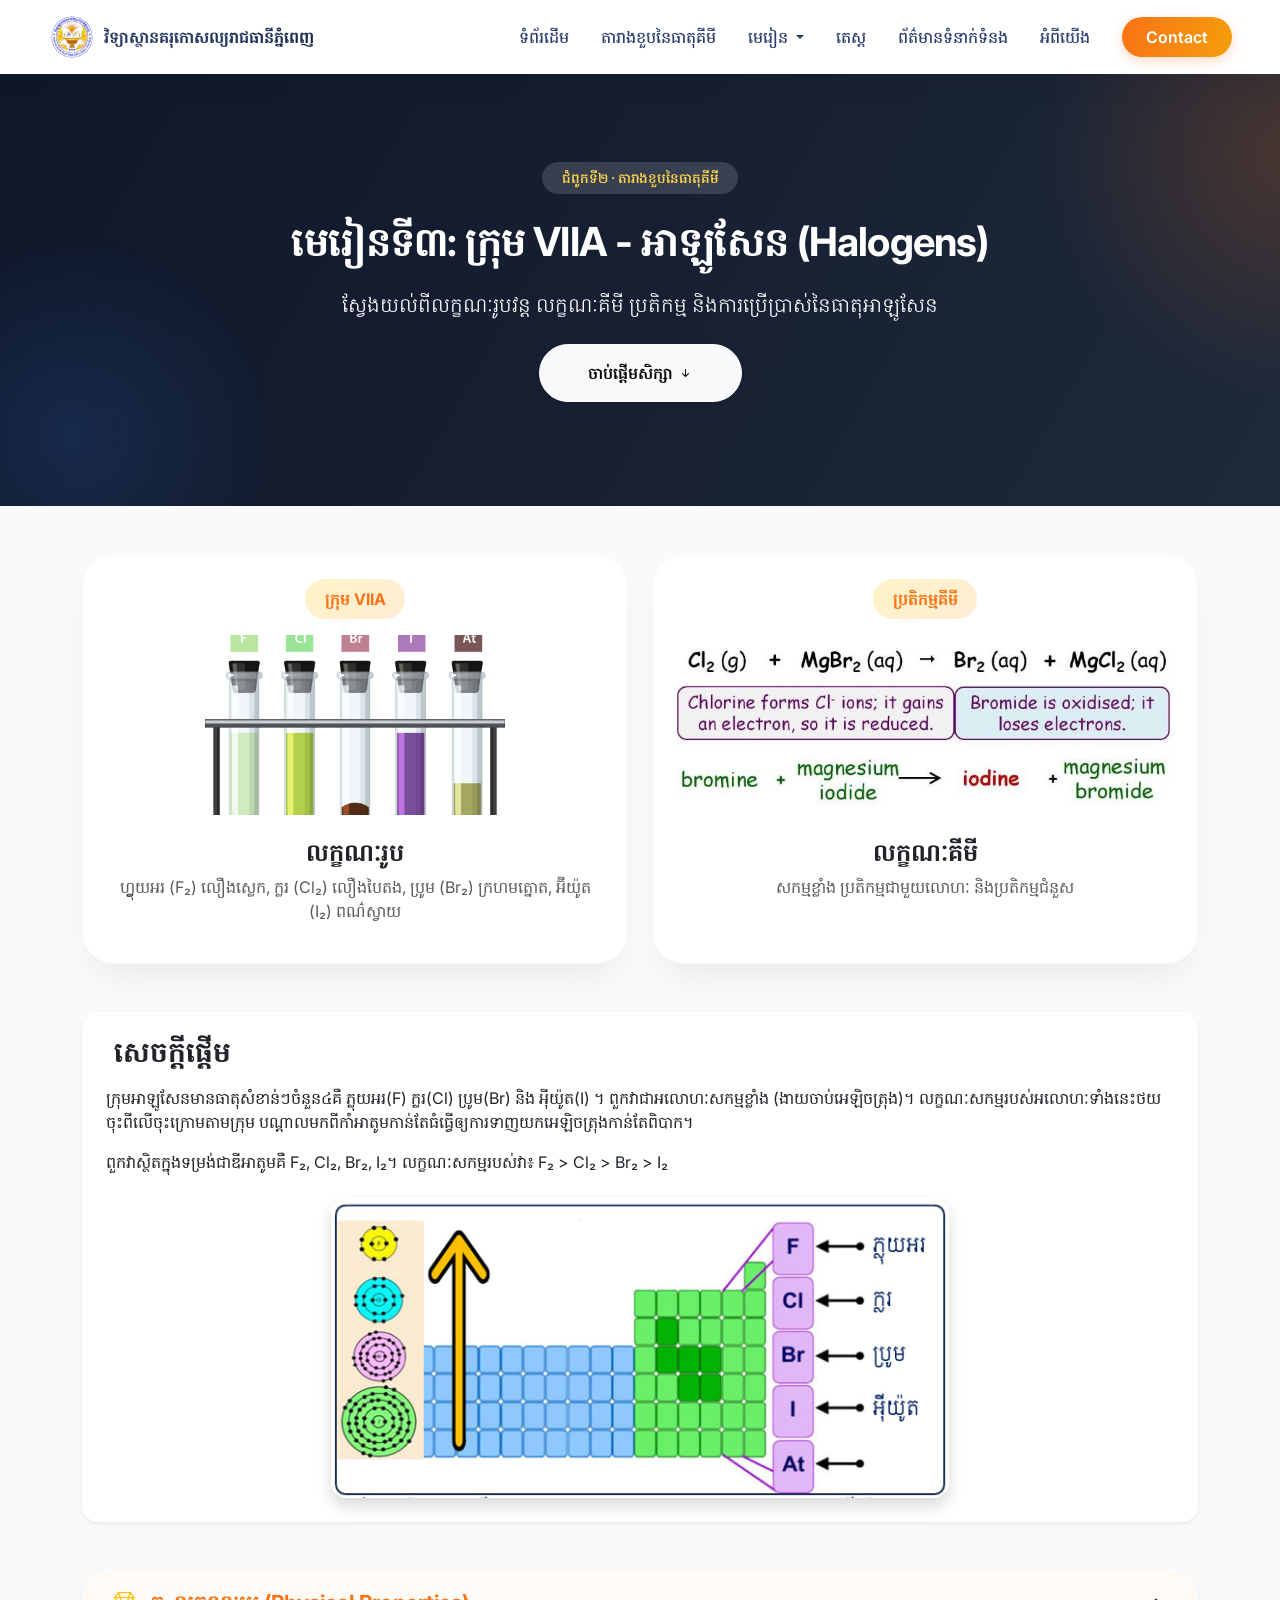
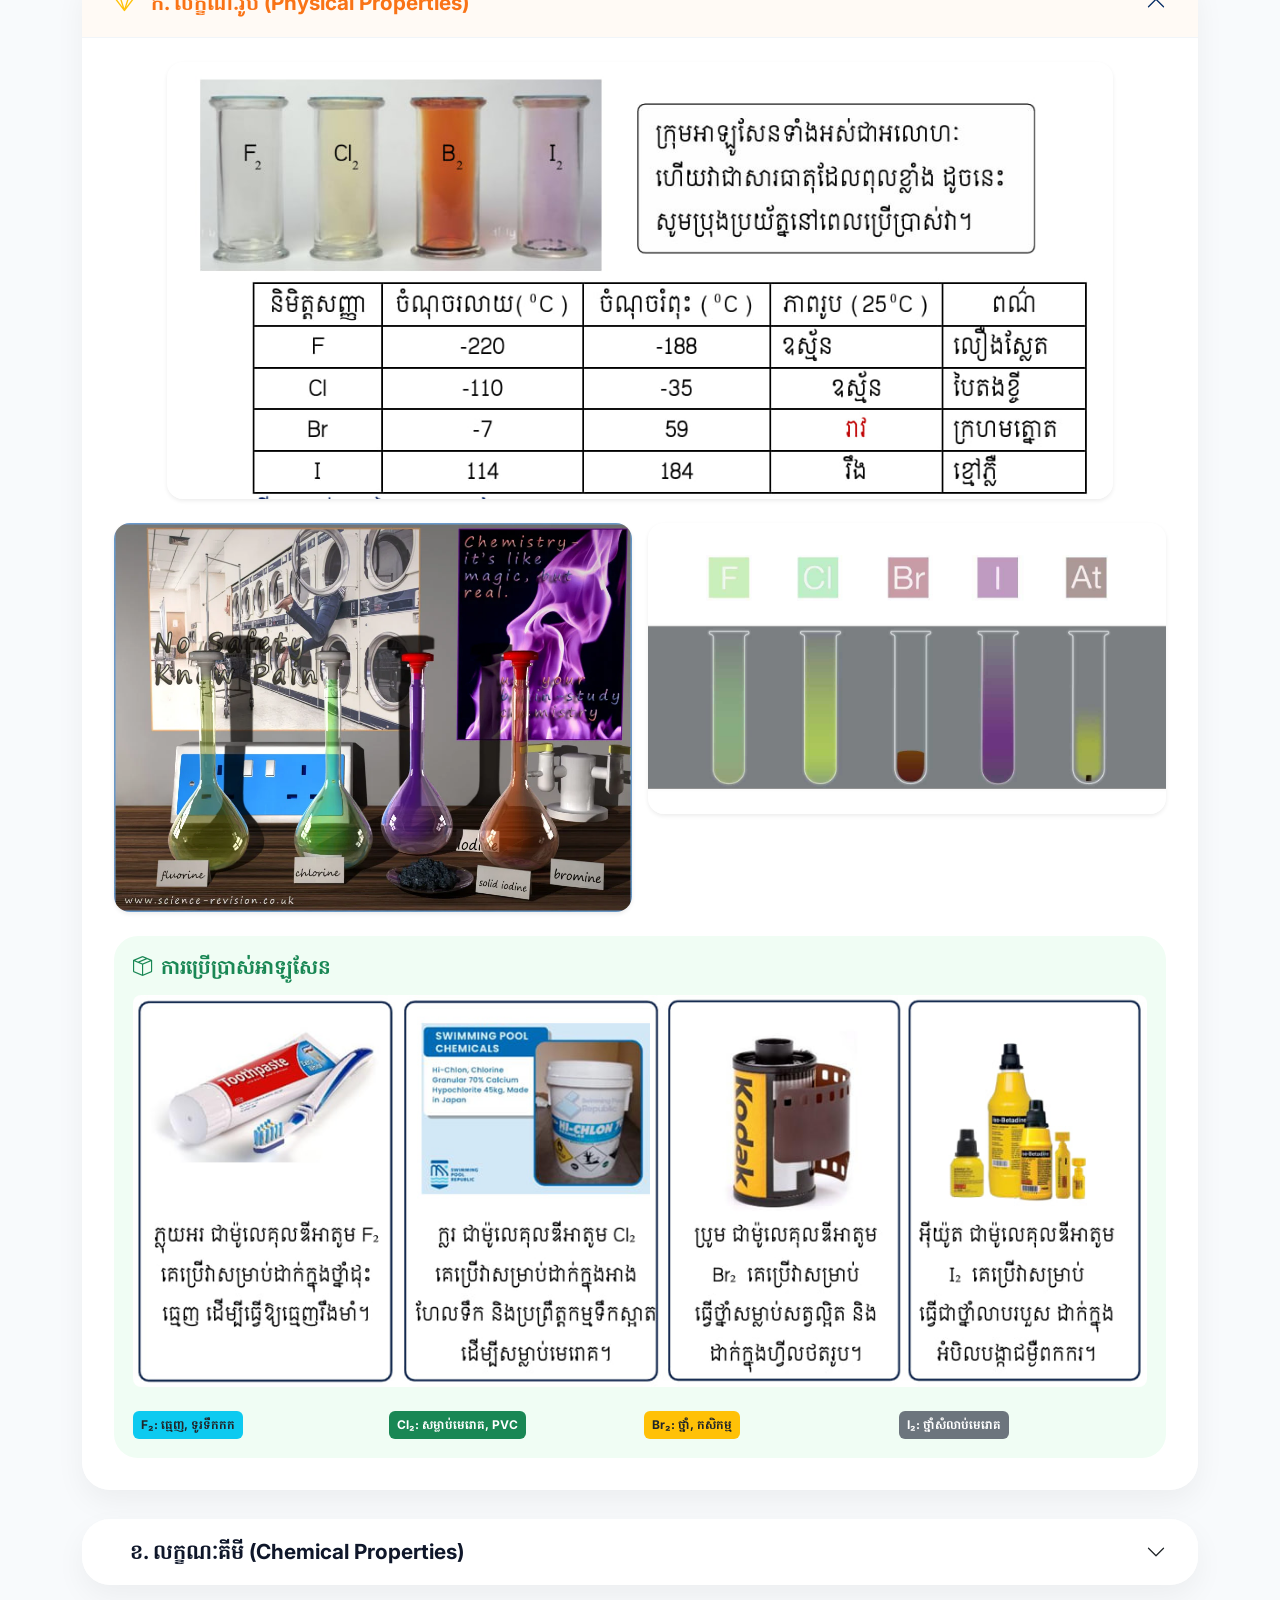
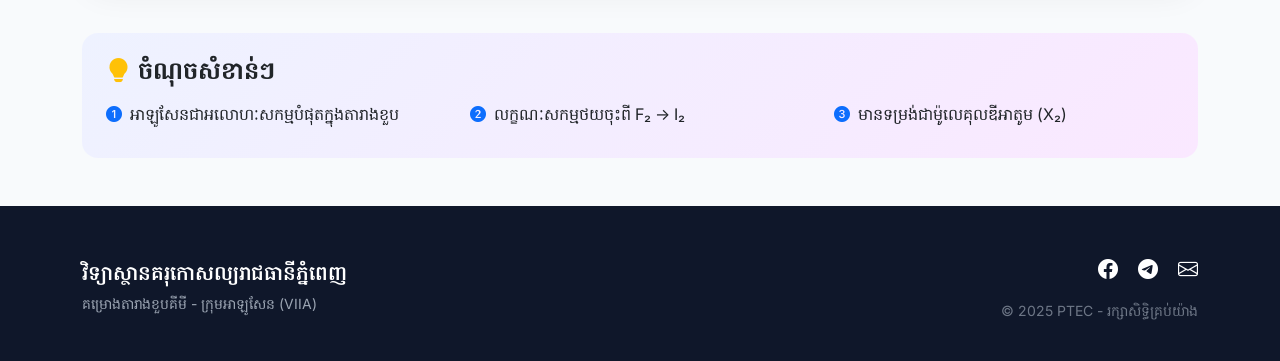
<file: lesson3.html>
<!DOCTYPE html>
<html lang="en">
<head>
  <meta charset="utf-8">
  <meta name="viewport" content="width=device-width, initial-scale=1, shrink-to-fit=no">
  <meta name="description" content="Chemistry Lesson - Halogens Group VIIA">
  <title>មេរៀនទី៣ : ក្រុម VIIA - អាឡូសែន (Halogens)</title>

   <!-- Google Fonts + Bootstrap Icons -->
  <link href="https://fonts.googleapis.com/css2?family=Inter:opsz,wght@14..32,300;14..32,400;14..32,500;14..32,600;14..32,700&family=Hanuman:wght@300;400;700&display=swap" rel="stylesheet">
  <link rel="stylesheet" href="https://cdn.jsdelivr.net/npm/bootstrap-icons@1.11.3/font/bootstrap-icons.min.css">
  <!-- Bootstrap 5 CSS -->
  <link href="https://cdn.jsdelivr.net/npm/bootstrap@5.2.3/dist/css/bootstrap.min.css" rel="stylesheet">
  
  <!-- AOS Animation -->
  <link href="https://unpkg.com/aos@2.3.1/dist/aos.css" rel="stylesheet">
  
  <style>
    * {
      font-family: 'Inter', 'Hanuman', sans-serif;
    }
    body {
      background: #f8fafc;
      scroll-behavior: smooth;
    }
    /* Modern Navbar */
    .navbar {
      backdrop-filter: blur(12px);
      background: rgba(255,255,255,0.96) !important;
      box-shadow: 0 8px 30px rgba(0,0,0,0.05);
      transition: all 0.3s;
    }
    .logo {
      height: 48px;
      transition: transform 0.2s;
    }
    .navbar-brand span {
      font-weight: 700;
      background: linear-gradient(135deg, #2c3e66, #1a2a4f);
      -webkit-background-clip: text;
      background-clip: text;
      color: transparent;
    }
    .nav-link {
      font-weight: 500;
      color: #2d3e6e !important;
      transition: 0.2s;
    }
    .nav-link:hover {
      color: #f97316 !important;
    }
    .dropdown-menu {
      border-radius: 20px;
      border: none;
      box-shadow: 0 20px 35px -10px rgba(0,0,0,0.1);
      padding: 0.75rem 0;
    }
    .dropdown-item {
      font-weight: 500;
      padding: 0.6rem 1.8rem;
      color: #1e293b;
    }
    .dropdown-item:hover {
      background: #fff4ed;
      color: #f97316;
    }
    .btn-contact {
      background: linear-gradient(105deg, #f97316, #f59e0b);
      border: none;
      color: white;
      font-weight: 600;
      transition: all 0.25s ease;
      box-shadow: 0 4px 12px rgba(249,115,22,0.25);
    }
    .btn-contact:hover {
      transform: translateY(-2px);
      box-shadow: 0 12px 22px -8px rgba(249,115,22,0.4);
      color: white;
    }
    /* Hero Section */
    .hero-lesson {
      background: linear-gradient(120deg, #0f172a 0%, #1e293b 100%);
      position: relative;
      overflow: hidden;
      padding: 4rem 0 5rem;
    }
    .hero-lesson::before {
      content: "";
      position: absolute;
      top: -40%;
      right: -20%;
      width: 500px;
      height: 500px;
      background: radial-gradient(circle, rgba(249,115,22,0.2) 0%, rgba(249,115,22,0) 70%);
      border-radius: 50%;
    }
    .hero-lesson::after {
      content: "";
      position: absolute;
      bottom: -30%;
      left: -10%;
      width: 400px;
      height: 400px;
      background: radial-gradient(circle, rgba(59,130,246,0.15) 0%, rgba(59,130,246,0) 70%);
      border-radius: 50%;
    }
    .hero-title {
      font-size: 2.5rem;
      font-weight: 800;
      letter-spacing: -0.02em;
    }
    .info-badge {
      background: rgba(255,255,255,0.15);
      backdrop-filter: blur(4px);
      border-radius: 40px;
      padding: 0.35rem 1.2rem;
      font-size: 0.85rem;
      font-weight: 600;
      color: #fcd34d;
    }
    .feature-card {
      background: white;
      border-radius: 32px;
      transition: all 0.3s cubic-bezier(0.2,0.9,0.4,1.1);
      border: 1px solid rgba(0,0,0,0.03);
      box-shadow: 0 20px 35px -12px rgba(0,0,0,0.08);
      height: 100%;
      overflow: hidden;
    }
    .feature-card:hover {
      transform: translateY(-8px);
      box-shadow: 0 30px 40px -18px rgba(0,0,0,0.15);
    }
    .element-badge {
      background: linear-gradient(135deg, #fef3c7, #ffedd5);
      border-radius: 60px;
      padding: 0.5rem 1.2rem;
      display: inline-block;
      font-weight: 700;
      color: #f97316;
    }
    .accordion-modern {
      background: white;
      border-radius: 28px;
      border: none;
      box-shadow: 0 12px 30px rgba(0,0,0,0.05);
      margin-bottom: 1.8rem;
      overflow: hidden;
    }
    .accordion-modern .accordion-button {
      background: white;
      font-weight: 700;
      font-size: 1.3rem;
      padding: 1.3rem 2rem;
      color: #0f172a;
      border: none;
      box-shadow: none;
    }
    .accordion-modern .accordion-button:not(.collapsed) {
      background: #fffaf5;
      color: #f97316;
    }
    .accordion-modern .accordion-button:focus {
      box-shadow: none;
    }
    .accordion-modern .accordion-body {
      padding: 1.5rem 2rem 2rem;
      background: #ffffff;
      border-top: 1px solid #f1f5f9;
    }
    .reaction-box {
      background: #fefce8;
      border-left: 5px solid #f97316;
      border-radius: 20px;
      padding: 1rem 1.5rem;
      margin-top: 1.5rem;
    }
    .usage-box {
      background: #f0fdf4;
      border-radius: 24px;
      padding: 1.2rem;
      margin-top: 1.5rem;
    }
    .video-wrapper {
      position: relative;
      padding-bottom: 56.25%;
      height: 0;
      overflow: hidden;
      border-radius: 20px;
      box-shadow: 0 10px 25px -5px rgba(0,0,0,0.15);
    }
    .video-wrapper iframe {
      position: absolute;
      top: 0;
      left: 0;
      width: 100%;
      height: 100%;
      border-radius: 20px;
    }
    .halogen-color {
      background: #1e293b;
      border-radius: 24px;
      padding: 1rem;
    }
    footer {
      background: #0f172a;
      color: #cbd5e1;
    }
    @media (max-width: 768px) {
      .hero-title { font-size: 1.6rem; }
      .hero-lesson { padding: 2.5rem 0; }
    }
  </style>
</head>
<body>

<!-- ***** Navbar (same design as previous lessons) ***** -->
<nav class="navbar navbar-expand-lg sticky-top">
  <div class="container-fluid px-4 px-lg-5">
    <a class="navbar-brand d-flex align-items-center" href="#">
      <img class="logo me-2" src="assets/images/pteclogo.png" alt="PTEC logo" onerror="this.src='https://placehold.co/50?text=PTEC'">
      <span class="fw-bold fs-6 fs-lg-5">វិទ្យាស្ថានគរុកោសល្យរាជធានីភ្នំពេញ</span>
    </a>
    <button class="navbar-toggler" type="button" data-bs-toggle="collapse" data-bs-target="#navbarNav" aria-label="Toggle navigation">
      <span class="navbar-toggler-icon"></span>
    </button>
    <div class="collapse navbar-collapse justify-content-end" id="navbarNav">
      <ul class="navbar-nav gap-2 gap-lg-3 align-items-center">
        <li class="nav-item"><a class="nav-link" href="index.html">ទំព័រដើម</a></li>
        <li class="nav-item"><a class="nav-link" href="periodictable.html">តារាងខួបនៃធាតុគីមី</a></li>
        <li class="nav-item dropdown">
          <a class="nav-link dropdown-toggle" href="#" id="navbarDropdownMenuLink" role="button" data-bs-toggle="dropdown" aria-expanded="false">
            មេរៀន
          </a>
          <ul class="dropdown-menu" aria-labelledby="navbarDropdownMenuLink">
            <li><a class="dropdown-item" href="lesson1.html">មេរៀនទី១ : លក្ខណៈរបស់តារាងខួបនៃធាតុគីមី</a></li>
            <li><a class="dropdown-item" href="lesson2.html">មេរៀនទី២ : ក្រុមទី I (1A) - លោហៈអាល់កាឡាំង</a></li>
            <li><a class="dropdown-item" href="lesson3.html">មេរៀនទី៣ : ក្រុម VIIA - អាឡូសែន (Halogens)</a></li>
            <li><a class="dropdown-item" href="lesson4.html">មេរៀនទី៤ : ក្រុម VIIIA - ឧស្ម័នកម្រ</a></li>
            <li><a class="dropdown-item" href="lesson5.html">មេរៀនទី៥ : ក្រុម VIA - លោហៈ</a></li>
          </ul>
        </li>
        <li class="nav-item"><a class="nav-link" href="quiz.html">តេស្ត</a></li>
        <li class="nav-item"><a class="nav-link" href="#blog">ព័ត៌មានទំនាក់ទំនង</a></li>
        <li class="nav-item"><a class="nav-link" href="#about">អំពីយើង</a></li>
        <li class="nav-item d-lg-block ms-2">
          <a class="btn btn-contact rounded-pill px-4 py-2" href="#contact">Contact</a>
        </li>
      </ul>
    </div>
  </div>
</nav>

<!-- Hero Section Modern -->
<section class="hero-lesson text-white">
  <div class="container py-4">
    <div class="row align-items-center">
      <div class="col-lg-9 mx-auto text-center" data-aos="fade-up">
        <span class="info-badge d-inline-block mb-3">ជំពូកទី២ · តារាងខួបនៃធាតុគីមី</span>
        <h1 class="hero-title fw-bold mt-2">មេរៀនទី៣: ក្រុម VIIA - អាឡូសែន (Halogens)</h1>
        <p class="lead mt-4 opacity-90">ស្វែងយល់ពីលក្ខណៈរូបវន្ត លក្ខណៈគីមី ប្រតិកម្ម និងការប្រើប្រាស់នៃធាតុអាឡូសែន</p>
        <div class="mt-4">
          <a href="#content-start" class="btn btn-light rounded-pill px-5 py-3 fw-semibold shadow-sm">ចាប់ផ្តើមសិក្សា <i class="bi bi-arrow-down-short"></i></a>
        </div>
      </div>
    </div>
  </div>
</section>

<!-- Main Content -->
<div class="container my-5" id="content-start">
  
  <!-- Two main cards preview -->
  <div class="row g-4 mb-5" data-aos="fade-up">
    <div class="col-md-6">
      <div class="feature-card p-4 text-center">
        <div class="mb-3">
          <div class="element-badge">ក្រុម VIIA</div>
        </div>
        <img src="images/Halogens-Physical.png" class="img-fluid rounded-4 mb-3" style="max-height: 180px; object-fit: cover; width: 100%;" alt="Halogens Physical" onerror="this.src='https://placehold.co/400x180?text=Halogens+Physical'">
        <h4 class="fw-bold mt-2">លក្ខណៈរូប</h4>
        <p class="text-muted">ហ្វ្លុយអរ (F₂) លឿងស្លេក, ក្លរ (Cl₂) លឿងបៃតង, ប្រូម (Br₂) ក្រហមត្នោត, អ៊ីយ៉ូត (I₂) ពណ៌ស្វាយ</p>
      </div>
    </div>
    <div class="col-md-6">
      <div class="feature-card p-4 text-center">
        <div class="mb-3">
          <div class="element-badge">ប្រតិកម្មគីមី</div>
        </div>
        <img src="images/Halogen-React.jpg" class="img-fluid rounded-4 mb-3" style="max-height: 180px; object-fit: cover; width: 100%;" alt="Halogens Reactions" onerror="this.src='https://placehold.co/400x180?text=Halogens+Reactions'">
        <h4 class="fw-bold mt-2">លក្ខណៈគីមី</h4>
        <p class="text-muted">សកម្មខ្លាំង ប្រតិកម្មជាមួយលោហៈ និងប្រតិកម្មជំនួស</p>
      </div>
    </div>
  </div>

  <!-- Introduction: Halogens overview -->
  <div class="row mb-5" data-aos="fade-up">
    <div class="col-lg-12">
      <div class="bg-white rounded-4 p-4 shadow-sm">
        <h3 class="fw-bold mb-3"><i class="bi bi-flask-fill text-warning me-2"></i>សេចក្តីផ្តើម</h3>
        <p class="fs-6">ក្រុមអាឡូសែនមានធាតុសំខាន់ៗចំនួន៤គឺ ភ្លុយអរ(F) ក្លរ(Cl) ប្រូម(Br) និង អុីយ៉ូត(I) ។ ពួកវាជាអលោហៈសកម្មខ្លាំង (ងាយចាប់អេឡិចត្រុង)។ លក្ខណៈសកម្មរបស់អលោហៈទាំងនេះថយចុះពីលើចុះក្រោមតាមក្រុម បណ្ដាលមកពីកាំអាតូមកាន់តែធំធ្វើឲ្យការទាញយកអេឡិចត្រុងកាន់តែពិបាក។</p>
        <p class="fs-6 mt-2">ពួកវាស្ថិតក្នុងទម្រង់ជាឌីអាតូមគឺ F₂, Cl₂, Br₂, I₂។ លក្ខណៈសកម្មរបស់វា៖ F₂ > Cl₂ > Br₂ > I₂</p>
        <div class="text-center mt-4">
          <img src="images/Alogen.jpg" class="img-fluid rounded-4 shadow" style="max-height: 300px;" alt="Halogens in periodic table" onerror="this.src='https://placehold.co/600x250?text=Halogens+Group+VIIA'">
        </div>
      </div>
    </div>
  </div>

  <!-- Accordion: Physical Properties -->
  <div class="accordion-modern accordion" id="physAccordion">
    <div class="accordion-item border-0 bg-transparent">
      <h2 class="accordion-header">
        <button class="accordion-button" type="button" data-bs-toggle="collapse" data-bs-target="#physicalCollapse" aria-expanded="true">
          <i class="bi bi-gem me-3 text-warning"></i> ក. លក្ខណៈរូប (Physical Properties)
        </button>
      </h2>
      <div id="physicalCollapse" class="accordion-collapse collapse show" data-bs-parent="#physAccordion">
        <div class="accordion-body">
          <div class="text-center mb-4">
            <img src="images/Hellogen.jpg" class="img-fluid rounded-4 shadow-sm" style="max-width: 90%;" alt="Halogens samples" onerror="this.src='https://placehold.co/700x300'">
          </div>
          <div class="row g-3">
            <div class="col-md-6">
              <img src="images/halogens_in_flasks_large.webp" class="img-fluid rounded-4 shadow-sm w-100" alt="Halogens in flasks" onerror="this.src='https://placehold.co/400x250'">
            </div>
            <div class="col-md-6">
              <img src="images/halogen_colour.jpg" class="img-fluid rounded-4 shadow-sm w-100" alt="Halogen colors" onerror="this.src='https://placehold.co/400x250'">
            </div>
          </div>
          
          <!-- Usage section -->
          <div class="usage-box mt-4">
            <h5 class="fw-bold text-success"><i class="bi bi-box-seam me-2"></i>ការប្រើប្រាស់អាឡូសែន</h5>
            <img src="images/UsageofHalogen.jpg" class="img-fluid rounded-3 mt-2" alt="Uses of Halogens" onerror="this.src='https://placehold.co/600x200?text=Uses+of+Halogens'">
            <div class="row mt-3 g-2">
              <div class="col-md-3 col-6"><span class="badge bg-info text-dark p-2">F₂: ធ្មេញ, ទូរទឹកកក</span></div>
              <div class="col-md-3 col-6"><span class="badge bg-success p-2">Cl₂: សម្លាប់មេរោគ, PVC</span></div>
              <div class="col-md-3 col-6"><span class="badge bg-warning text-dark p-2">Br₂: ថ្នាំ, កសិកម្ម</span></div>
              <div class="col-md-3 col-6"><span class="badge bg-secondary p-2">I₂: ថ្នាំសំលាប់មេរោគ</span></div>
            </div>
          </div>
        </div>
      </div>
    </div>
  </div>

  <!-- Accordion: Chemical Properties -->
  <div class="accordion-modern accordion mt-4" id="chemAccordion">
    <div class="accordion-item border-0 bg-transparent">
      <h2 class="accordion-header">
        <button class="accordion-button collapsed" type="button" data-bs-toggle="collapse" data-bs-target="#chemicalCollapse" aria-expanded="false">
          <i class="bi bi-flask me-3 text-warning"></i> ខ. លក្ខណៈគីមី (Chemical Properties)
        </button>
      </h2>
      <div id="chemicalCollapse" class="accordion-collapse collapse" data-bs-parent="#chemAccordion">
        <div class="accordion-body">
          
          <!-- Reaction with Metals -->
          <div class="reaction-box">
            <h5 class="fw-bold text-dark"><i class="bi bi-cpu me-2 text-primary"></i>ក. ប្រតិកម្មជាមួយលោហៈ</h5>
            <p class="mb-2">ក្រុមអាឡូសែនទាំងអស់មានប្រតិកម្មយ៉ាងខ្លាំងក្លាជាមួយលោហៈបង្កើតបានជា <strong class="text-danger">អំបិលអាឡូសែន</strong>។</p>
            <div class="bg-dark text-white p-3 rounded-4 mt-2 text-center">
              <code class="text-warning">លោហៈ + អាឡូសែន → អំបិល</code>
            </div>
            <p class="mt-3"><span class="text-danger fw-bold">ឧទាហរណ៍:</span> 2Na + Cl₂ → 2NaCl</p>
            <img src="images/halogen_react1.jpg" class="img-fluid rounded-3 mt-2" style="max-width: 100%;" alt="Halogen reaction with metal" onerror="this.src='https://placehold.co/500x150'">
          </div>

          <!-- Displacement Reactions -->
          <div class="reaction-box mt-4">
            <h5 class="fw-bold text-dark"><i class="bi bi-arrow-left-right me-2 text-primary"></i>ខ. ប្រតិកម្មជំនួស (Displacement)</h5>
            <p class="mb-2">អាឡូសែនដែលសកម្មខ្លាំងអាចជំនួសអាឡូសែនដែលមិនសូវសកម្មពីសូលុយស្យុងអំបិលរបស់វាបាន។</p>
            <div class="bg-dark text-white p-3 rounded-4 mt-2 text-center">
              <code class="text-warning">អាឡូសែនសកម្ម + អំបិលអាឡូសែនអសកម្ម → អំបិលថ្មី + អាឡូសែនអសកម្ម</code>
            </div>
            <p class="mt-3"><span class="text-danger fw-bold">ឧទាហរណ៍:</span> 2KI + Cl₂ → 2KCl + I₂</p>
            <img src="images/Halogen_react2.jpg" class="img-fluid rounded-3 mt-2" style="max-width: 100%;" alt="Displacement reaction" onerror="this.src='https://placehold.co/500x120'">
          </div>

          <!-- Additional images -->
          <div class="row mt-4 g-3  ">
            <div class="col-md-6">
              <img src="images/Halogen-React.jpg" class="img-fluid rounded-4 shadow-sm w-100" style="max-height: 500px; max-width: 500px; object-fit: cover;" alt="Halogen reactions" onerror="this.src='https://placehold.co/400x250'">
            </div>
            <div class="col-md-6">
              <img src="images/Halogen_React.jpg" class="img-fluid rounded-4 shadow-sm w-100" style="max-height: 500px; max-width: 500px; object-fit: cover;" alt="Halogen reactions 2" onerror="this.src='https://placehold.co/400x250'">
            </div>
          </div>

          <!-- Video Section -->
          <h5 class="fw-bold mt-5"><i class="bi bi-play-circle-fill text-danger me-2"></i>វីដេអូបង្ហាញពីប្រតិកម្មនៃក្រុមអាឡូសែន</h5>
          <div class="video-wrapper mt-3">
            <iframe src="https://www.youtube.com/embed/TMwpLNZJmQo" title="Halogens Reactions" allowfullscreen></iframe>
          </div>
        </div>
      </div>
    </div>
  </div>

  <!-- Quick Facts Card -->
  <div class="row mt-5" data-aos="fade-up">
    <div class="col-lg-12">
      <div class="bg-gradient-to-r from-indigo-50 to-purple-50 rounded-4 p-4" style="background: linear-gradient(135deg, #eef2ff, #fae8ff);">
        <h4 class="fw-bold text-dark"><i class="bi bi-lightbulb-fill text-warning me-2"></i>ចំណុចសំខាន់ៗ</h4>
        <div class="row mt-3">
          <div class="col-md-4">
            <div class="d-flex align-items-center mb-2"><i class="bi bi-1-circle-fill text-primary me-2"></i><span>អាឡូសែនជាអលោហៈសកម្មបំផុតក្នុងតារាងខួប</span></div>
          </div>
          <div class="col-md-4">
            <div class="d-flex align-items-center mb-2"><i class="bi bi-2-circle-fill text-primary me-2"></i><span>លក្ខណៈសកម្មថយចុះពី F₂ → I₂</span></div>
          </div>
          <div class="col-md-4">
            <div class="d-flex align-items-center mb-2"><i class="bi bi-3-circle-fill text-primary me-2"></i><span>មានទម្រង់ជាម៉ូលេគុលឌីអាតូម (X₂)</span></div>
          </div>
        </div>
      </div>
    </div>
  </div>
</div>

<!-- Footer -->
<footer class="mt-5 pt-5 pb-4">
  <div class="container">
    <div class="row align-items-center">
      <div class="col-md-6 text-center text-md-start">
        <h5 class="text-white fw-semibold">វិទ្យាស្ថានគរុកោសល្យរាជធានីភ្នំពេញ</h5>
        <p class="small opacity-75">គម្រោងតារាងខួបគីមី - ក្រុមអាឡូសែន (VIIA)</p>
      </div>
      <div class="col-md-6 text-center text-md-end">
        <div class="social-links">
          <a href="#" class="text-white me-3 fs-5"><i class="bi bi-facebook"></i></a>
          <a href="#" class="text-white me-3 fs-5"><i class="bi bi-telegram"></i></a>
          <a href="#" class="text-white fs-5"><i class="bi bi-envelope"></i></a>
        </div>
        <p class="mt-3 small opacity-50">© 2025 PTEC - រក្សាសិទ្ធិគ្រប់យ៉ាង</p>
      </div>
    </div>
  </div>
</footer>

<script src="https://cdn.jsdelivr.net/npm/bootstrap@5.2.3/dist/js/bootstrap.bundle.min.js"></script>
<script src="https://unpkg.com/aos@2.3.1/dist/aos.js"></script>
<script>
  AOS.init({ duration: 800, once: true, offset: 20 });
  // Image fallback handling
  document.querySelectorAll('img').forEach(img => {
    img.onerror = function() { this.style.opacity = '0.5'; };
  });
</script>
</body>
</html>
</file>
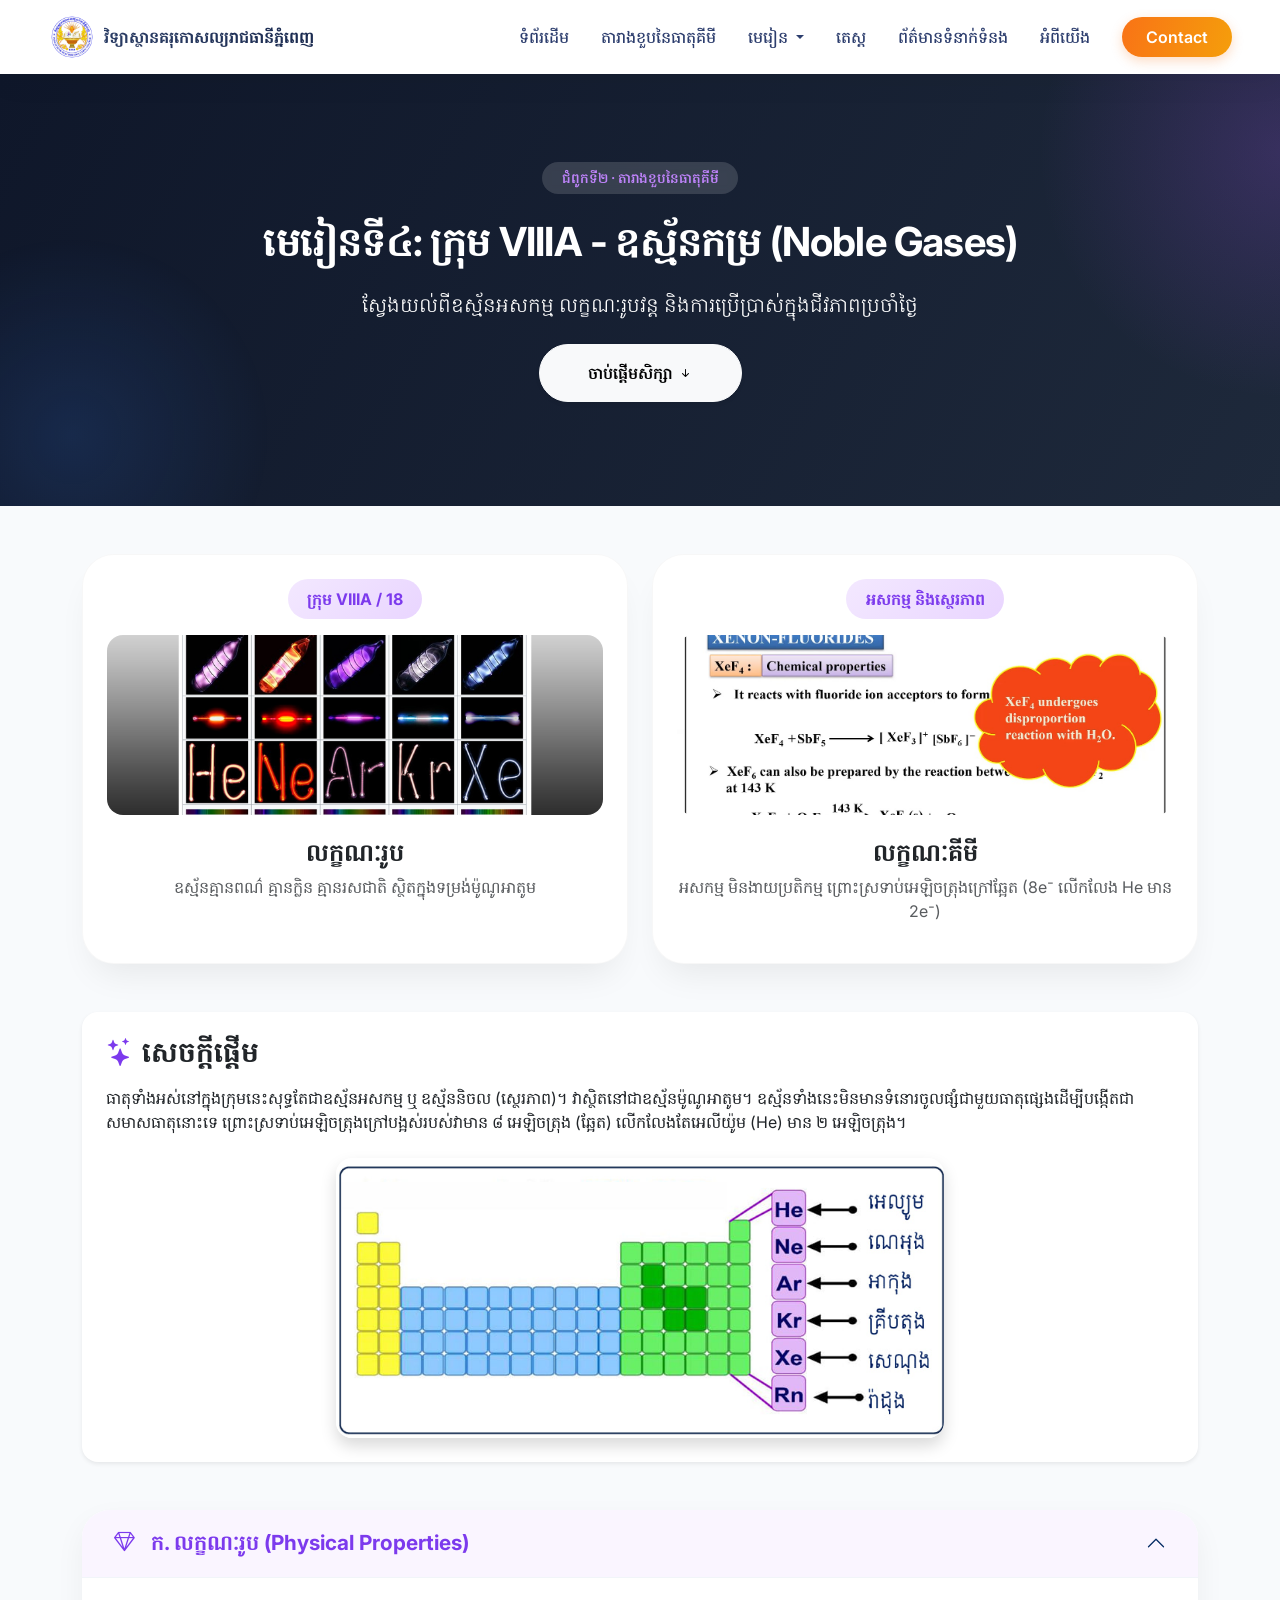
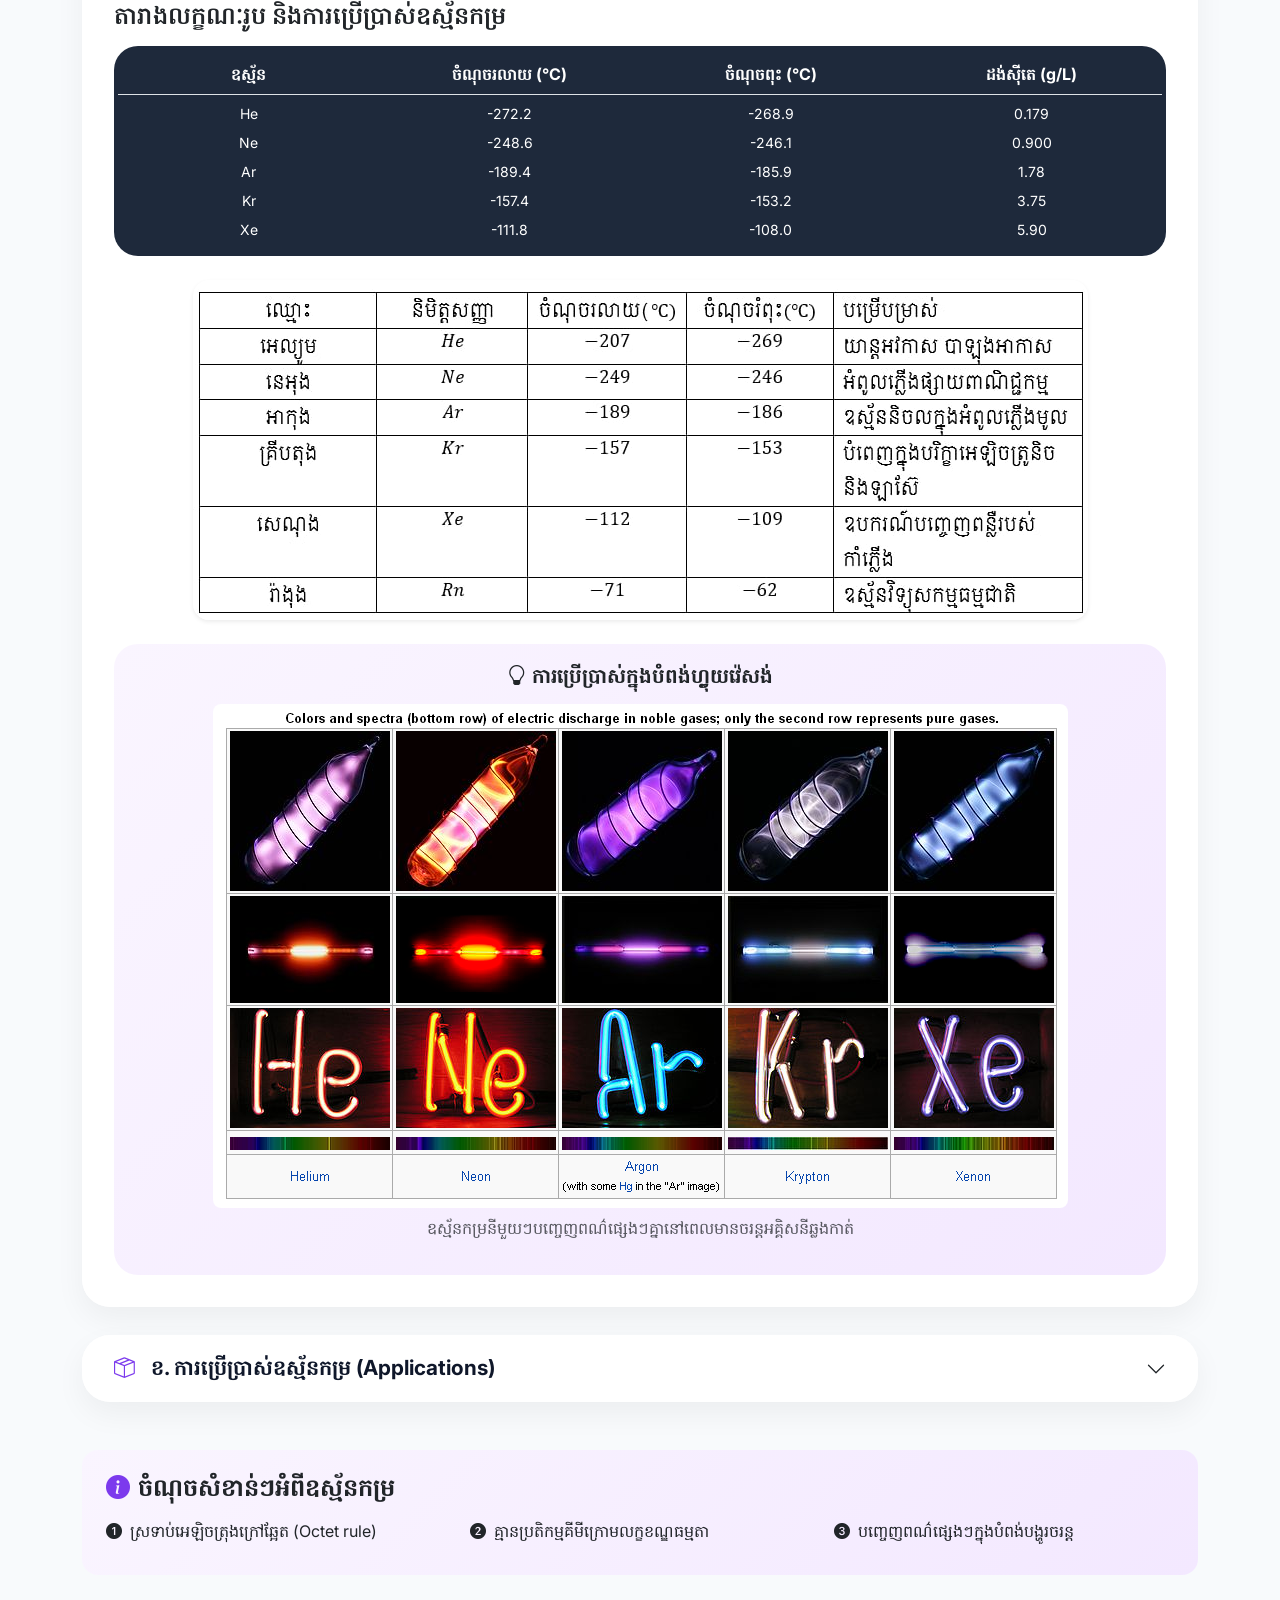
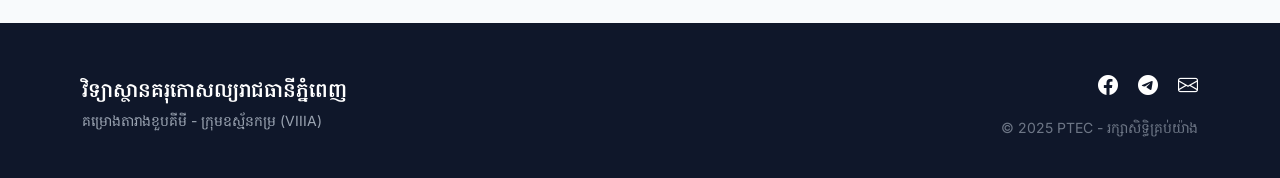
<file: lesson4.html>
<!DOCTYPE html>
<html lang="en">
<head>
  <meta charset="utf-8">
  <meta name="viewport" content="width=device-width, initial-scale=1, shrink-to-fit=no">
  <meta name="description" content="Chemistry Lesson - Noble Gases Group VIIIA">
  <title>មេរៀនទី៤ : ក្រុម VIIIA - ឧស្ម័នកម្រ (Noble Gases)</title>

   <!-- Google Fonts + Bootstrap Icons -->
  <link href="https://fonts.googleapis.com/css2?family=Inter:opsz,wght@14..32,300;14..32,400;14..32,500;14..32,600;14..32,700&family=Hanuman:wght@300;400;700&display=swap" rel="stylesheet">
  <link rel="stylesheet" href="https://cdn.jsdelivr.net/npm/bootstrap-icons@1.11.3/font/bootstrap-icons.min.css">
  <!-- Bootstrap 5 CSS -->
  <link href="https://cdn.jsdelivr.net/npm/bootstrap@5.2.3/dist/css/bootstrap.min.css" rel="stylesheet">
  
  <!-- AOS Animation -->
  <link href="https://unpkg.com/aos@2.3.1/dist/aos.css" rel="stylesheet">
  
  <style>
    * {
      font-family: 'Inter', 'Hanuman', sans-serif;
    }
    body {
      background: #f8fafc;
      scroll-behavior: smooth;
    }
    /* Modern Navbar */
    .navbar {
      backdrop-filter: blur(12px);
      background: rgba(255,255,255,0.96) !important;
      box-shadow: 0 8px 30px rgba(0,0,0,0.05);
      transition: all 0.3s;
    }
    .logo {
      height: 48px;
      transition: transform 0.2s;
    }
    .navbar-brand span {
      font-weight: 700;
      background: linear-gradient(135deg, #2c3e66, #1a2a4f);
      -webkit-background-clip: text;
      background-clip: text;
      color: transparent;
    }
    .nav-link {
      font-weight: 500;
      color: #2d3e6e !important;
      transition: 0.2s;
    }
    .nav-link:hover {
      color: #f97316 !important;
    }
    .dropdown-menu {
      border-radius: 20px;
      border: none;
      box-shadow: 0 20px 35px -10px rgba(0,0,0,0.1);
      padding: 0.75rem 0;
    }
    .dropdown-item {
      font-weight: 500;
      padding: 0.6rem 1.8rem;
      color: #1e293b;
    }
    .dropdown-item:hover {
      background: #fff4ed;
      color: #f97316;
    }
    .btn-contact {
      background: linear-gradient(105deg, #f97316, #f59e0b);
      border: none;
      color: white;
      font-weight: 600;
      transition: all 0.25s ease;
      box-shadow: 0 4px 12px rgba(249,115,22,0.25);
    }
    .btn-contact:hover {
      transform: translateY(-2px);
      box-shadow: 0 12px 22px -8px rgba(249,115,22,0.4);
      color: white;
    }
    /* Hero Section */
    .hero-lesson {
      background: linear-gradient(120deg, #0f172a 0%, #1e293b 100%);
      position: relative;
      overflow: hidden;
      padding: 4rem 0 5rem;
    }
    .hero-lesson::before {
      content: "";
      position: absolute;
      top: -40%;
      right: -20%;
      width: 500px;
      height: 500px;
      background: radial-gradient(circle, rgba(168,85,247,0.2) 0%, rgba(168,85,247,0) 70%);
      border-radius: 50%;
    }
    .hero-lesson::after {
      content: "";
      position: absolute;
      bottom: -30%;
      left: -10%;
      width: 400px;
      height: 400px;
      background: radial-gradient(circle, rgba(59,130,246,0.15) 0%, rgba(59,130,246,0) 70%);
      border-radius: 50%;
    }
    .hero-title {
      font-size: 2.5rem;
      font-weight: 800;
      letter-spacing: -0.02em;
    }
    .info-badge {
      background: rgba(255,255,255,0.15);
      backdrop-filter: blur(4px);
      border-radius: 40px;
      padding: 0.35rem 1.2rem;
      font-size: 0.85rem;
      font-weight: 600;
      color: #c084fc;
    }
    .feature-card {
      background: white;
      border-radius: 32px;
      transition: all 0.3s cubic-bezier(0.2,0.9,0.4,1.1);
      border: 1px solid rgba(0,0,0,0.03);
      box-shadow: 0 20px 35px -12px rgba(0,0,0,0.08);
      height: 100%;
      overflow: hidden;
    }
    .feature-card:hover {
      transform: translateY(-8px);
      box-shadow: 0 30px 40px -18px rgba(0,0,0,0.15);
    }
    .element-badge {
      background: linear-gradient(135deg, #f3e8ff, #e9d5ff);
      border-radius: 60px;
      padding: 0.5rem 1.2rem;
      display: inline-block;
      font-weight: 700;
      color: #7c3aed;
    }
    .accordion-modern {
      background: white;
      border-radius: 28px;
      border: none;
      box-shadow: 0 12px 30px rgba(0,0,0,0.05);
      margin-bottom: 1.8rem;
      overflow: hidden;
    }
    .accordion-modern .accordion-button {
      background: white;
      font-weight: 700;
      font-size: 1.3rem;
      padding: 1.3rem 2rem;
      color: #0f172a;
      border: none;
      box-shadow: none;
    }
    .accordion-modern .accordion-button:not(.collapsed) {
      background: #faf5ff;
      color: #7c3aed;
    }
    .accordion-modern .accordion-button:focus {
      box-shadow: none;
    }
    .accordion-modern .accordion-body {
      padding: 1.5rem 2rem 2rem;
      background: #ffffff;
      border-top: 1px solid #f1f5f9;
    }
    .noble-card {
      background: linear-gradient(135deg, #faf5ff, #f3e8ff);
      border-radius: 24px;
      padding: 1.2rem;
      margin-top: 1rem;
    }
    .video-wrapper {
      position: relative;
      padding-bottom: 56.25%;
      height: 0;
      overflow: hidden;
      border-radius: 20px;
      box-shadow: 0 10px 25px -5px rgba(0,0,0,0.15);
    }
    .video-wrapper iframe {
      position: absolute;
      top: 0;
      left: 0;
      width: 100%;
      height: 100%;
      border-radius: 20px;
    }
    .gas-table {
      background: #1e293b;
      border-radius: 24px;
      padding: 1rem;
      color: white;
    }
    footer {
      background: #0f172a;
      color: #cbd5e1;
    }
    @media (max-width: 768px) {
      .hero-title { font-size: 1.6rem; }
      .hero-lesson { padding: 2.5rem 0; }
    }
  </style>
</head>
<body>

<!-- ***** Navbar (same design as previous lessons) ***** -->
<nav class="navbar navbar-expand-lg sticky-top">
  <div class="container-fluid px-4 px-lg-5">
    <a class="navbar-brand d-flex align-items-center" href="#">
      <img class="logo me-2" src="assets/images/pteclogo.png" alt="PTEC logo" onerror="this.src='https://placehold.co/50?text=PTEC'">
      <span class="fw-bold fs-6 fs-lg-5">វិទ្យាស្ថានគរុកោសល្យរាជធានីភ្នំពេញ</span>
    </a>
    <button class="navbar-toggler" type="button" data-bs-toggle="collapse" data-bs-target="#navbarNav" aria-label="Toggle navigation">
      <span class="navbar-toggler-icon"></span>
    </button>
    <div class="collapse navbar-collapse justify-content-end" id="navbarNav">
      <ul class="navbar-nav gap-2 gap-lg-3 align-items-center">
        <li class="nav-item"><a class="nav-link" href="index.html">ទំព័រដើម</a></li>
        <li class="nav-item"><a class="nav-link" href="periodictable.html">តារាងខួបនៃធាតុគីមី</a></li>
        <li class="nav-item dropdown">
          <a class="nav-link dropdown-toggle" href="#" id="navbarDropdownMenuLink" role="button" data-bs-toggle="dropdown" aria-expanded="false">
            មេរៀន
          </a>
          <ul class="dropdown-menu" aria-labelledby="navbarDropdownMenuLink">
            <li><a class="dropdown-item" href="lesson1.html">មេរៀនទី១ : លក្ខណៈរបស់តារាងខួបនៃធាតុគីមី</a></li>
            <li><a class="dropdown-item" href="lesson2.html">មេរៀនទី២ : ក្រុមទី I (1A) - លោហៈអាល់កាឡាំង</a></li>
            <li><a class="dropdown-item" href="lesson3.html">មេរៀនទី៣ : ក្រុម VIIA - អាឡូសែន (Halogens)</a></li>
            <li><a class="dropdown-item" href="lesson4.html">មេរៀនទី៤ : ក្រុម VIIIA - ឧស្ម័នកម្រ</a></li>
            <li><a class="dropdown-item" href="lesson5.html">មេរៀនទី៥ : ក្រុម VIA - លោហៈ</a></li>
          </ul>
        </li>
        <li class="nav-item"><a class="nav-link" href="quiz.html">តេស្ត</a></li>
        <li class="nav-item"><a class="nav-link" href="#blog">ព័ត៌មានទំនាក់ទំនង</a></li>
        <li class="nav-item"><a class="nav-link" href="#about">អំពីយើង</a></li>
        <li class="nav-item d-lg-block ms-2">
          <a class="btn btn-contact rounded-pill px-4 py-2" href="#contact">Contact</a>
        </li>
      </ul>
    </div>
  </div>
</nav>

<!-- Hero Section Modern -->
<section class="hero-lesson text-white">
  <div class="container py-4">
    <div class="row align-items-center">
      <div class="col-lg-9 mx-auto text-center" data-aos="fade-up">
        <span class="info-badge d-inline-block mb-3">ជំពូកទី២ · តារាងខួបនៃធាតុគីមី</span>
        <h1 class="hero-title fw-bold mt-2">មេរៀនទី៤: ក្រុម VIIIA - ឧស្ម័នកម្រ (Noble Gases)</h1>
        <p class="lead mt-4 opacity-90">ស្វែងយល់ពីឧស្ម័នអសកម្ម លក្ខណៈរូបវន្ត និងការប្រើប្រាស់ក្នុងជីវភាពប្រចាំថ្ងៃ</p>
        <div class="mt-4">
          <a href="#content-start" class="btn btn-light rounded-pill px-5 py-3 fw-semibold shadow-sm">ចាប់ផ្តើមសិក្សា <i class="bi bi-arrow-down-short"></i></a>
        </div>
      </div>
    </div>
  </div>
</section>

<!-- Main Content -->
<div class="container my-5" id="content-start">
  
  <!-- Two main cards preview -->
  <div class="row g-4 mb-5" data-aos="fade-up">
    <div class="col-md-6">
      <div class="feature-card p-4 text-center">
        <div class="mb-3">
          <div class="element-badge">ក្រុម VIIIA / 18</div>
        </div>
        <img src="images/noble-gases.jpg" class="img-fluid rounded-4 mb-3" style="max-height: 180px; object-fit: cover; width: 100%;" alt="Noble Gases" onerror="this.src='https://placehold.co/400x180?text=Noble+Gases'">
        <h4 class="fw-bold mt-2">លក្ខណៈរូប</h4>
        <p class="text-muted">ឧស្ម័នគ្មានពណ៌ គ្មានក្លិន គ្មានរសជាតិ ស្ថិតក្នុងទម្រង់ម៉ូណូអាតូម</p>
      </div>
    </div>
    <div class="col-md-6">
      <div class="feature-card p-4 text-center">
        <div class="mb-3">
          <div class="element-badge">អសកម្ម និងស្ថេរភាព</div>
        </div>
        <img src="images/noblegas-react.jpg" class="img-fluid rounded-4 mb-3" style="max-height: 180px; object-fit: cover; width: 100%;" alt="Noble Gases Inert" onerror="this.src='https://placehold.co/400x180?text=Inert+Gases'">
        <h4 class="fw-bold mt-2">លក្ខណៈគីមី</h4>
        <p class="text-muted">អសកម្ម មិនងាយប្រតិកម្ម ព្រោះស្រទាប់អេឡិចត្រុងក្រៅឆ្អែត (8e⁻ លើកលែង He មាន 2e⁻)</p>
      </div>
    </div>
  </div>

  <!-- Introduction Section -->
  <div class="row mb-5" data-aos="fade-up">
    <div class="col-lg-12">
      <div class="bg-white rounded-4 p-4 shadow-sm">
        <h3 class="fw-bold mb-3"><i class="bi bi-stars text-purple-600 me-2" style="color:#7c3aed;"></i>សេចក្តីផ្តើម</h3>
        <p class="fs-6">ធាតុទាំងអស់នៅក្នុងក្រុមនេះសុទ្ធតែជាឧស្ម័នអសកម្ម ឬ ឧស្ម័ននិចល (ស្ថេរភាព)។ វាស្ថិតនៅជាឧស្ម័នម៉ូណូអាតូម។ ឧស្ម័នទាំងនេះមិនមានទំនោរចូលផ្សំជាមួយធាតុផ្សេងដើម្បីបង្កើតជាសមាសធាតុនោះទេ ព្រោះស្រទាប់អេឡិចត្រុងក្រៅបង្អស់របស់វាមាន ៨ អេឡិចត្រុង (ឆ្អែត) លើកលែងតែអេលីយ៉ូម (He) មាន ២ អេឡិចត្រុង។</p>
        <div class="text-center mt-4">
          <img src="images/Noble-gasesPeriod.jpg" class="img-fluid rounded-4 shadow" style="max-height: 280px;" alt="Noble Gases in periodic table" onerror="this.src='https://placehold.co/600x250?text=Noble+Gases+Group+VIIIA'">
        </div>
      </div>
    </div>
  </div>

  <!-- Accordion: Physical Properties -->
  <div class="accordion-modern accordion" id="physAccordion">
    <div class="accordion-item border-0 bg-transparent">
      <h2 class="accordion-header">
        <button class="accordion-button" type="button" data-bs-toggle="collapse" data-bs-target="#physicalCollapse" aria-expanded="true">
          <i class="bi bi-gem me-3" style="color:#7c3aed;"></i> ក. លក្ខណៈរូប (Physical Properties)
        </button>
      </h2>
      <div id="physicalCollapse" class="accordion-collapse collapse show" data-bs-parent="#physAccordion">
        <div class="accordion-body">
          <h4 class="fw-semibold mb-3">តារាងលក្ខណៈរូប និងការប្រើប្រាស់ឧស្ម័នកម្រ</h4>
          
          <!-- Properties Table as modern card -->
          <div class="gas-table">
            <div class="row text-center fw-bold border-bottom pb-2 mb-2">
              <div class="col-3">ឧស្ម័ន</div>
              <div class="col-3">ចំណុចរលាយ (°C)</div>
              <div class="col-3">ចំណុចពុះ (°C)</div>
              <div class="col-3">ដង់ស៊ីតេ (g/L)</div>
            </div>
            <div class="row text-center small">
              <div class="col-3">He</div><div class="col-3">-272.2</div><div class="col-3">-268.9</div><div class="col-3">0.179</div>
            </div>
            <div class="row text-center small mt-2">
              <div class="col-3">Ne</div><div class="col-3">-248.6</div><div class="col-3">-246.1</div><div class="col-3">0.900</div>
            </div>
            <div class="row text-center small mt-2">
              <div class="col-3">Ar</div><div class="col-3">-189.4</div><div class="col-3">-185.9</div><div class="col-3">1.78</div>
            </div>
            <div class="row text-center small mt-2">
              <div class="col-3">Kr</div><div class="col-3">-157.4</div><div class="col-3">-153.2</div><div class="col-3">3.75</div>
            </div>
            <div class="row text-center small mt-2">
              <div class="col-3">Xe</div><div class="col-3">-111.8</div><div class="col-3">-108.0</div><div class="col-3">5.90</div>
            </div>
          </div>
          
          <div class="text-center mt-4">
            <img src="images/raregas.jpg" class="img-fluid rounded-4 shadow-sm" style="max-width: 100%;" alt="Noble gases properties" onerror="this.src='https://placehold.co/700x300'">
          </div>
          
          <!-- Neon signs visual -->
          <div class="noble-card mt-4 text-center">
            <h5 class="fw-bold text-purple-800"><i class="bi bi-lightbulb"></i> ការប្រើប្រាស់ក្នុងបំពង់ហ្វ្លុយវ៉េសង់</h5>
            <img src="images/neon-tubes-noble-gases.png" class="img-fluid rounded-3 mt-2" style="max-width: 100%;" alt="Neon tubes" onerror="this.src='https://placehold.co/600x250?text=Neon+Signs'">
            <p class="mt-2 text-muted">ឧស្ម័នកម្រនីមួយៗបញ្ចេញពណ៌ផ្សេងៗគ្នានៅពេលមានចរន្តអគ្គិសនីឆ្លងកាត់</p>
          </div>
        </div>
      </div>
    </div>
  </div>

  <!-- Accordion: Uses / Applications -->
  <div class="accordion-modern accordion mt-4" id="usesAccordion">
    <div class="accordion-item border-0 bg-transparent">
      <h2 class="accordion-header">
        <button class="accordion-button collapsed" type="button" data-bs-toggle="collapse" data-bs-target="#usesCollapse" aria-expanded="false">
          <i class="bi bi-box-seam me-3" style="color:#7c3aed;"></i> ខ. ការប្រើប្រាស់ឧស្ម័នកម្រ (Applications)
        </button>
      </h2>
      <div id="usesCollapse" class="accordion-collapse collapse" data-bs-parent="#usesAccordion">
        <div class="accordion-body">
          <div class="row g-4">
            <div class="col-md-6">
              <div class="bg-gray-50 p-3 rounded-4 h-100" style="background:#f8fafc;">
                <h5 class="fw-bold"><i class="bi bi-balloon-heart-fill text-danger"></i> អេលីយ៉ូម (He)</h5>
                <ul class="mt-2">
                  <li>បំពេញបាឡុង និងកប៉ាល់ហោះ</li>
                  <li>ឧស្ម័នត្រជាក់ក្នុងម៉ាស៊ីន MRI</li>
                  <li>លាយជាមួយអុកស៊ីសែនសម្រាប់អ្នកមុជទឹក</li>
                </ul>
              </div>
            </div>
            <div class="col-md-6">
              <div class="bg-gray-50 p-3 rounded-4 h-100" style="background:#f8fafc;">
                <h5 class="fw-bold"><i class="bi bi-lightbulb-fill text-warning"></i> អ៊ីយូត (Ne)</h5>
                <ul class="mt-2">
                  <li>បំពង់ផ្សាយពាណិជ្ជកម្ម (ពណ៌ក្រហម-ទឹកក្រូច)</li>
                  <li>សញ្ញាព្រមាននៅព្រលានយន្តហោះ</li>
                  <li>ឧបករណ៍ចាប់ផ្លេកបន្ទោរ</li>
                </ul>
              </div>
            </div>
            <div class="col-md-6">
              <div class="bg-gray-50 p-3 rounded-4 h-100" style="background:#f8fafc;">
                <h5 class="fw-bold"><i class="bi bi-shield-fill-check text-primary"></i> អាហ្គុង (Ar)</h5>
                <ul class="mt-2">
                  <li>ការពារអុកស៊ីតកម្មក្នុងការផ្សារដែក</li>
                  <li>បំពេញអំពូលភ្លើង incandescent</li>
                  <li>ឧស្ម័នការពារក្នុងឧស្សាហកម្ម</li>
                </ul>
              </div>
            </div>
            <div class="col-md-6">
              <div class="bg-gray-50 p-3 rounded-4 h-100" style="background:#f8fafc;">
                <h5 class="fw-bold"><i class="bi bi-camera-fill text-info"></i> គ្រីបតុង (Kr) & សេណុង (Xe)</h5>
                <ul class="mt-2">
                  <li>ប្រើក្នុងចង្កៀងមុខរថយន្ត (Xe)</li>
                  <li>ឡាស៊ែរ និងការថតរូបវេជ្ជសាស្ត្រ</li>
                  <li>អ៊ីសូឡង់ក្នុងបង្អួចទ្វេដង</li>
                </ul>
              </div>
            </div>
          </div>
          
          <div class="text-center mt-4">
            <img src="images/Usage.jpg" class="img-fluid rounded-4 shadow-sm w-100" style="max-height: 400px; max-width: 800px; object-fit: cover;" alt="Uses of Noble Gases" onerror="this.src='https://placehold.co/800x300?text=Applications+of+Noble+Gases'">
          </div>
          
          <!-- Video Section -->
          <h5 class="fw-bold mt-4"><i class="bi bi-play-circle-fill text-danger me-2"></i>វីដេអូបង្ហាញពីបំពង់ហ្វ្លុយវ៉េសង់ឧស្ម័នកម្រ</h5>
          <div class="video-wrapper mt-3">
            <iframe src="https://www.youtube.com/embed/DBSquEqc0_4" title="Gas Discharge Tubes - Noble Gases" allowfullscreen></iframe>
          </div>
        </div>
      </div>
    </div>
  </div>

  <!-- Fun Facts Card -->
  <div class="row mt-5" data-aos="fade-up">
    <div class="col-lg-12">
      <div class="rounded-4 p-4" style="background: linear-gradient(135deg, #faf5ff, #f3e8ff);">
        <h4 class="fw-bold text-dark"><i class="bi bi-info-circle-fill text-purple-600 me-2" style="color:#7c3aed;"></i>ចំណុចសំខាន់ៗអំពីឧស្ម័នកម្រ</h4>
        <div class="row mt-3">
          <div class="col-md-4">
            <div class="d-flex align-items-center mb-2"><i class="bi bi-1-circle-fill text-purple-600 me-2"></i><span>ស្រទាប់អេឡិចត្រុងក្រៅឆ្អែត (Octet rule)</span></div>
          </div>
          <div class="col-md-4">
            <div class="d-flex align-items-center mb-2"><i class="bi bi-2-circle-fill text-purple-600 me-2"></i><span>គ្មានប្រតិកម្មគីមីក្រោមលក្ខខណ្ឌធម្មតា</span></div>
          </div>
          <div class="col-md-4">
            <div class="d-flex align-items-center mb-2"><i class="bi bi-3-circle-fill text-purple-600 me-2"></i><span>បញ្ចេញពណ៌ផ្សេងៗក្នុងបំពង់បង្ហូរចរន្ត</span></div>
          </div>
        </div>
      </div>
    </div>
  </div>
</div>

<!-- Footer -->
<footer class="mt-5 pt-5 pb-4">
  <div class="container">
    <div class="row align-items-center">
      <div class="col-md-6 text-center text-md-start">
        <h5 class="text-white fw-semibold">វិទ្យាស្ថានគរុកោសល្យរាជធានីភ្នំពេញ</h5>
        <p class="small opacity-75">គម្រោងតារាងខួបគីមី - ក្រុមឧស្ម័នកម្រ (VIIIA)</p>
      </div>
      <div class="col-md-6 text-center text-md-end">
        <div class="social-links">
          <a href="#" class="text-white me-3 fs-5"><i class="bi bi-facebook"></i></a>
          <a href="#" class="text-white me-3 fs-5"><i class="bi bi-telegram"></i></a>
          <a href="#" class="text-white fs-5"><i class="bi bi-envelope"></i></a>
        </div>
        <p class="mt-3 small opacity-50">© 2025 PTEC - រក្សាសិទ្ធិគ្រប់យ៉ាង</p>
      </div>
    </div>
  </div>
</footer>

<script src="https://cdn.jsdelivr.net/npm/bootstrap@5.2.3/dist/js/bootstrap.bundle.min.js"></script>
<script src="https://unpkg.com/aos@2.3.1/dist/aos.js"></script>
<script>
  AOS.init({ duration: 800, once: true, offset: 20 });
  // Image fallback handling
  document.querySelectorAll('img').forEach(img => {
    img.onerror = function() { this.style.opacity = '0.6'; };
  });
</script>
</body>
</html>
</file>
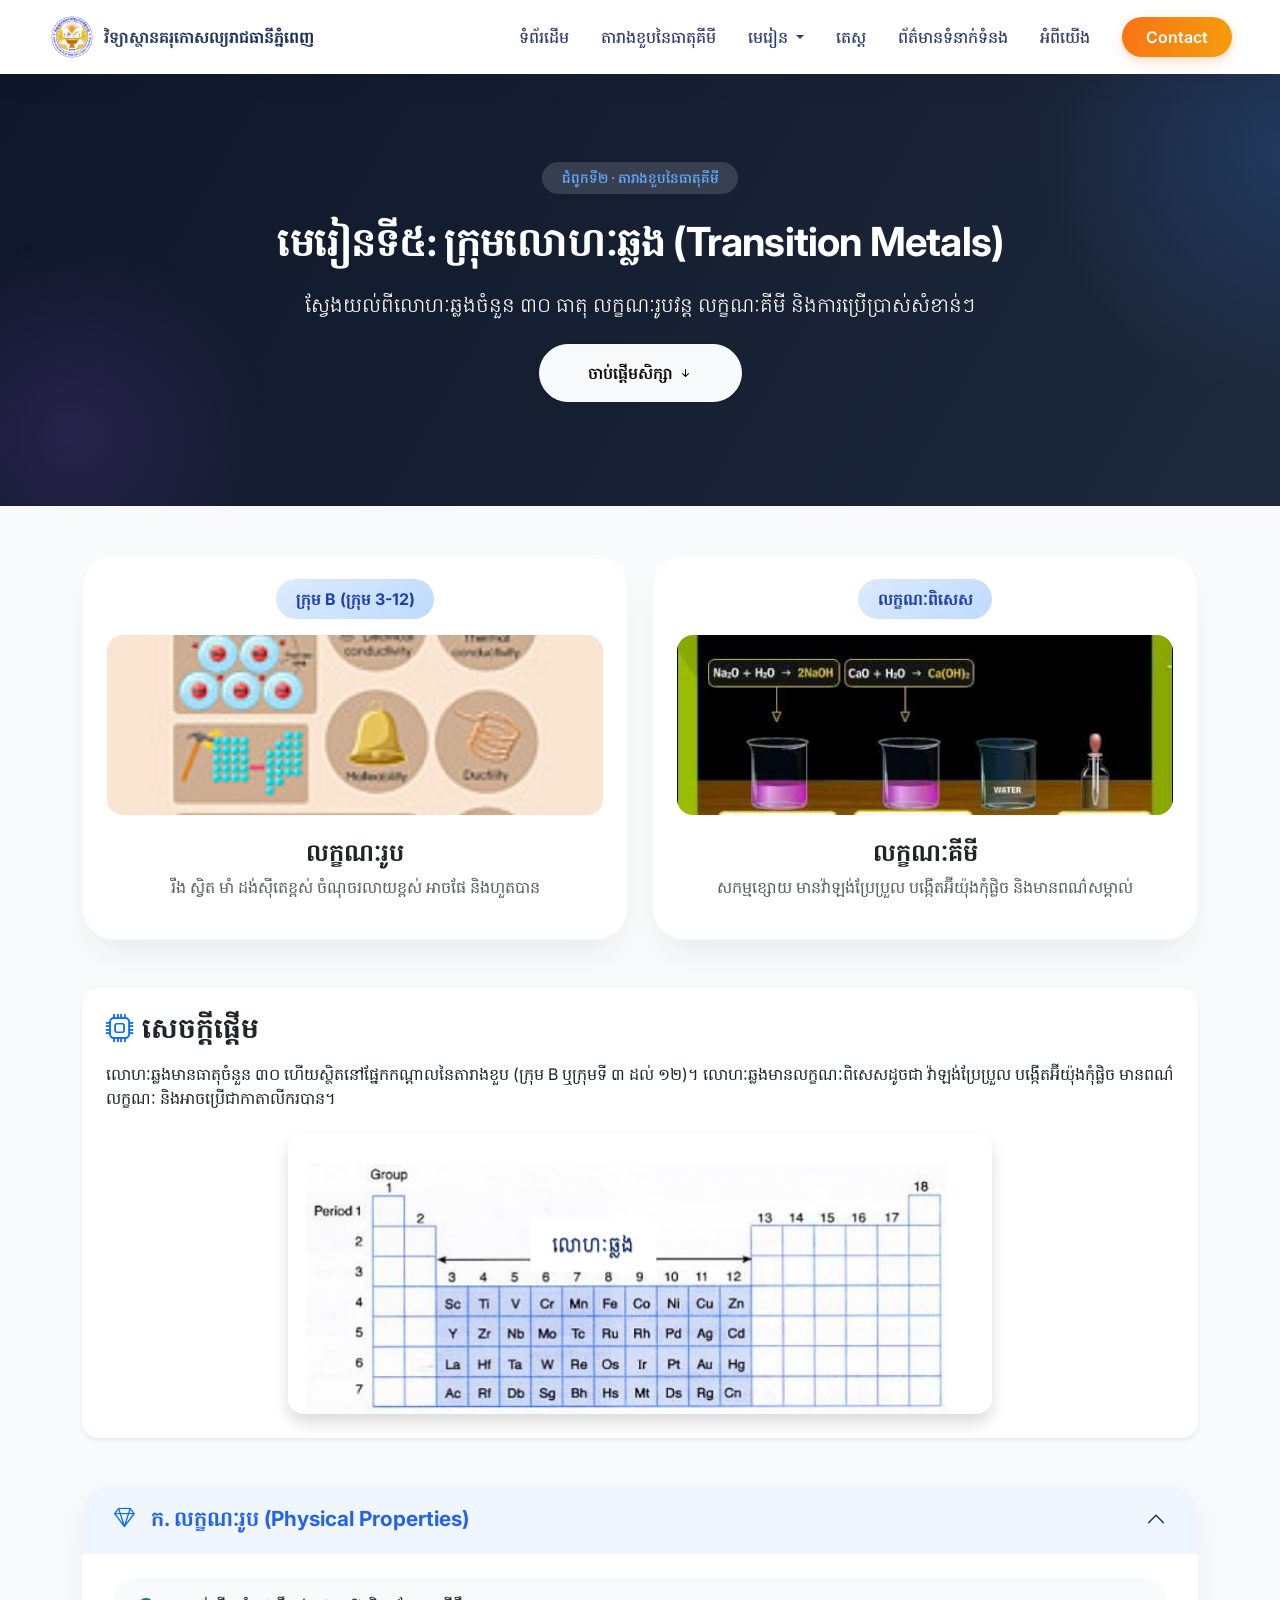
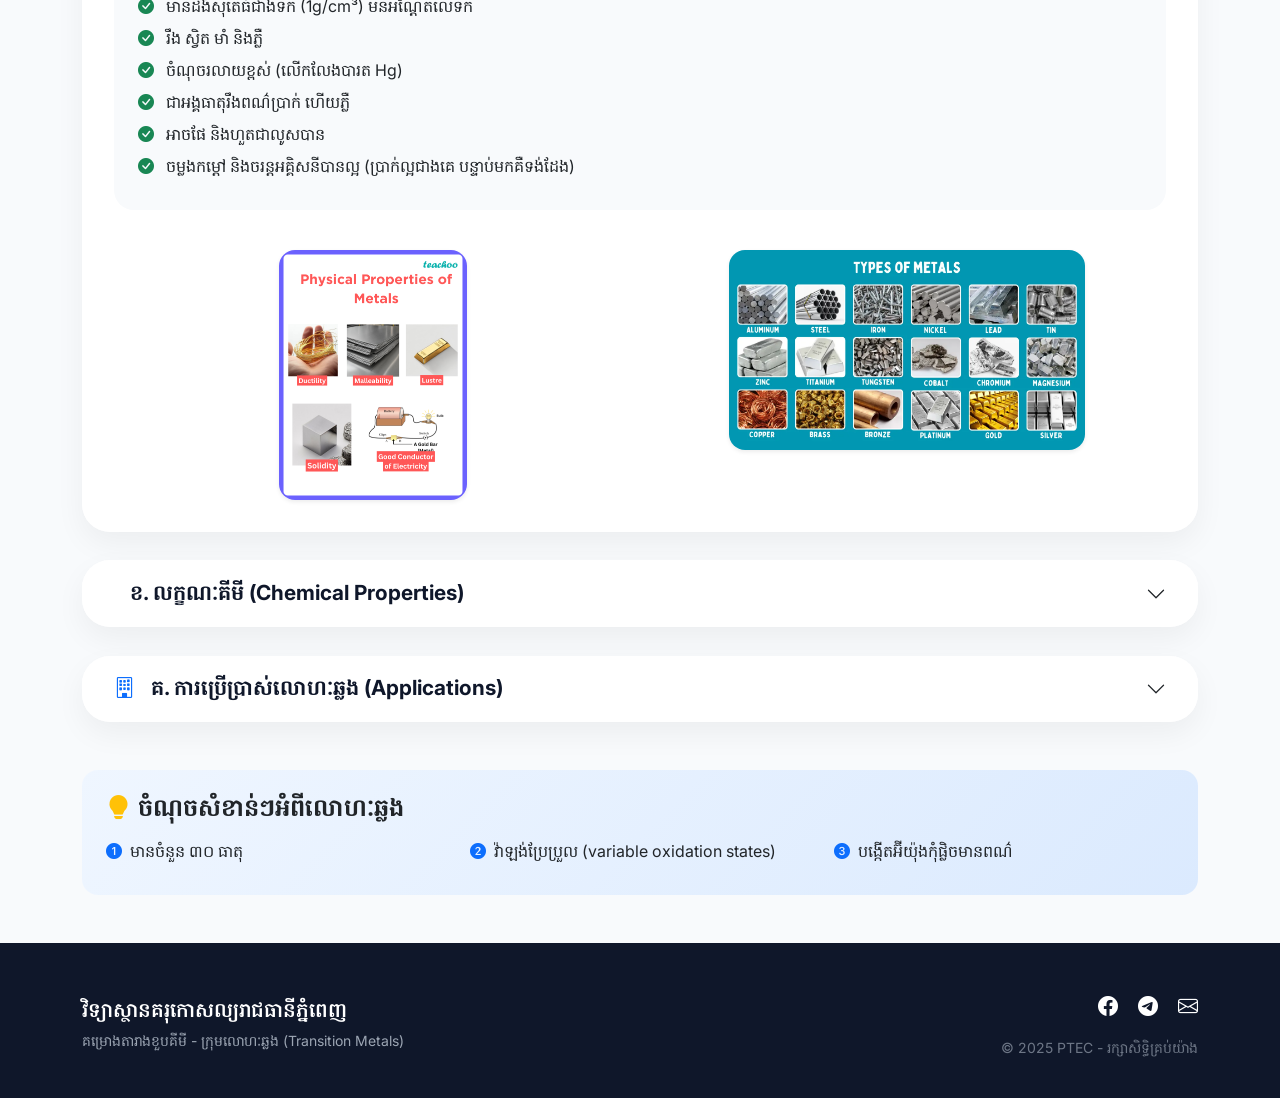
<file: lesson5.html>
<!DOCTYPE html>
<html lang="en">
<head>
  <meta charset="utf-8">
  <meta name="viewport" content="width=device-width, initial-scale=1, shrink-to-fit=no">
  <meta name="description" content="Chemistry Lesson - Transition Metals Group B">
  <title>មេរៀនទី៥ : ក្រុមលោហៈឆ្លង (Transition Metals)</title>

  <!-- Google Fonts + Bootstrap Icons -->
  <link href="https://fonts.googleapis.com/css2?family=Inter:opsz,wght@14..32,300;14..32,400;14..32,500;14..32,600;14..32,700&family=Hanuman:wght@300;400;700&display=swap" rel="stylesheet">
  <link rel="stylesheet" href="https://cdn.jsdelivr.net/npm/bootstrap-icons@1.11.3/font/bootstrap-icons.min.css">
  <!-- Bootstrap 5 CSS -->
  <link href="https://cdn.jsdelivr.net/npm/bootstrap@5.2.3/dist/css/bootstrap.min.css" rel="stylesheet">
  
  <!-- AOS Animation -->
  <link href="https://unpkg.com/aos@2.3.1/dist/aos.css" rel="stylesheet">
  
  <style>
    * {
      font-family: 'Inter', 'Hanuman', sans-serif;
    }
    body {
      background: #f8fafc;
      scroll-behavior: smooth;
    }
    /* Modern Navbar */
    .navbar {
      backdrop-filter: blur(12px);
      background: rgba(255,255,255,0.96) !important;
      box-shadow: 0 8px 30px rgba(0,0,0,0.05);
      transition: all 0.3s;
    }
    .logo {
      height: 48px;
      transition: transform 0.2s;
    }
    .navbar-brand span {
      font-weight: 700;
      background: linear-gradient(135deg, #2c3e66, #1a2a4f);
      -webkit-background-clip: text;
      background-clip: text;
      color: transparent;
    }
    .nav-link {
      font-weight: 500;
      color: #2d3e6e !important;
      transition: 0.2s;
    }
    .nav-link:hover {
      color: #f97316 !important;
    }
    .dropdown-menu {
      border-radius: 20px;
      border: none;
      box-shadow: 0 20px 35px -10px rgba(0,0,0,0.1);
      padding: 0.75rem 0;
    }
    .dropdown-item {
      font-weight: 500;
      padding: 0.6rem 1.8rem;
      color: #1e293b;
    }
    .dropdown-item:hover {
      background: #fff4ed;
      color: #f97316;
    }
    .btn-contact {
      background: linear-gradient(105deg, #f97316, #f59e0b);
      border: none;
      color: white;
      font-weight: 600;
      transition: all 0.25s ease;
      box-shadow: 0 4px 12px rgba(249,115,22,0.25);
    }
    .btn-contact:hover {
      transform: translateY(-2px);
      box-shadow: 0 12px 22px -8px rgba(249,115,22,0.4);
      color: white;
    }
    /* Hero Section */
    .hero-lesson {
      background: linear-gradient(120deg, #0f172a 0%, #1e293b 100%);
      position: relative;
      overflow: hidden;
      padding: 4rem 0 5rem;
    }
    .hero-lesson::before {
      content: "";
      position: absolute;
      top: -40%;
      right: -20%;
      width: 500px;
      height: 500px;
      background: radial-gradient(circle, rgba(59,130,246,0.2) 0%, rgba(59,130,246,0) 70%);
      border-radius: 50%;
    }
    .hero-lesson::after {
      content: "";
      position: absolute;
      bottom: -30%;
      left: -10%;
      width: 400px;
      height: 400px;
      background: radial-gradient(circle, rgba(168,85,247,0.15) 0%, rgba(168,85,247,0) 70%);
      border-radius: 50%;
    }
    .hero-title {
      font-size: 2.5rem;
      font-weight: 800;
      letter-spacing: -0.02em;
    }
    .info-badge {
      background: rgba(255,255,255,0.15);
      backdrop-filter: blur(4px);
      border-radius: 40px;
      padding: 0.35rem 1.2rem;
      font-size: 0.85rem;
      font-weight: 600;
      color: #60a5fa;
    }
    .feature-card {
      background: white;
      border-radius: 32px;
      transition: all 0.3s cubic-bezier(0.2,0.9,0.4,1.1);
      border: 1px solid rgba(0,0,0,0.03);
      box-shadow: 0 20px 35px -12px rgba(0,0,0,0.08);
      height: 100%;
      overflow: hidden;
    }
    .feature-card:hover {
      transform: translateY(-8px);
      box-shadow: 0 30px 40px -18px rgba(0,0,0,0.15);
    }
    .element-badge {
      background: linear-gradient(135deg, #dbeafe, #bfdbfe);
      border-radius: 60px;
      padding: 0.5rem 1.2rem;
      display: inline-block;
      font-weight: 700;
      color: #1e40af;
    }
    .accordion-modern {
      background: white;
      border-radius: 28px;
      border: none;
      box-shadow: 0 12px 30px rgba(0,0,0,0.05);
      margin-bottom: 1.8rem;
      overflow: hidden;
    }
    .accordion-modern .accordion-button {
      background: white;
      font-weight: 700;
      font-size: 1.3rem;
      padding: 1.3rem 2rem;
      color: #0f172a;
      border: none;
      box-shadow: none;
    }
    .accordion-modern .accordion-button:not(.collapsed) {
      background: #eff6ff;
      color: #2563eb;
    }
    .accordion-modern .accordion-button:focus {
      box-shadow: none;
    }
    .accordion-modern .accordion-body {
      padding: 1.5rem 2rem 2rem;
      background: #ffffff;
      border-top: 1px solid #f1f5f9;
    }
    .property-list {
      background: #f8fafc;
      border-radius: 20px;
      padding: 1rem 1.5rem;
    }
    .color-chip {
      display: inline-block;
      width: 24px;
      height: 24px;
      border-radius: 8px;
      margin-right: 8px;
      vertical-align: middle;
    }
    .video-wrapper {
      position: relative;
      padding-bottom: 56.25%;
      height: 0;
      overflow: hidden;
      border-radius: 20px;
      box-shadow: 0 10px 25px -5px rgba(0,0,0,0.15);
    }
    .video-wrapper iframe {
      position: absolute;
      top: 0;
      left: 0;
      width: 100%;
      height: 100%;
      border-radius: 20px;
    }
    .usage-card {
      background: linear-gradient(135deg, #f0fdf4, #dcfce7);
      border-radius: 20px;
      padding: 1rem;
      transition: transform 0.2s;
    }
    .usage-card:hover {
      transform: translateY(-5px);
    }
    footer {
      background: #0f172a;
      color: #cbd5e1;
    }
    @media (max-width: 768px) {
      .hero-title { font-size: 1.6rem; }
      .hero-lesson { padding: 2.5rem 0; }
    }
  </style>
</head>
<body>

<!-- ***** Navbar (same design as previous lessons) ***** -->
<nav class="navbar navbar-expand-lg sticky-top">
  <div class="container-fluid px-4 px-lg-5">
    <a class="navbar-brand d-flex align-items-center" href="#">
      <img class="logo me-2" src="assets/images/pteclogo.png" alt="PTEC logo" onerror="this.src='https://placehold.co/50?text=PTEC'">
      <span class="fw-bold fs-6 fs-lg-5">វិទ្យាស្ថានគរុកោសល្យរាជធានីភ្នំពេញ</span>
    </a>
    <button class="navbar-toggler" type="button" data-bs-toggle="collapse" data-bs-target="#navbarNav" aria-label="Toggle navigation">
      <span class="navbar-toggler-icon"></span>
    </button>
    <div class="collapse navbar-collapse justify-content-end" id="navbarNav">
      <ul class="navbar-nav gap-2 gap-lg-3 align-items-center">
        <li class="nav-item"><a class="nav-link" href="index.html">ទំព័រដើម</a></li>
        <li class="nav-item"><a class="nav-link" href="periodictable.html">តារាងខួបនៃធាតុគីមី</a></li>
        <li class="nav-item dropdown">
          <a class="nav-link dropdown-toggle" href="#" id="navbarDropdownMenuLink" role="button" data-bs-toggle="dropdown" aria-expanded="false">
            មេរៀន
          </a>
          <ul class="dropdown-menu" aria-labelledby="navbarDropdownMenuLink">
            <li><a class="dropdown-item" href="lesson1.html">មេរៀនទី១ : លក្ខណៈរបស់តារាងខួបនៃធាតុគីមី</a></li>
            <li><a class="dropdown-item" href="lesson2.html">មេរៀនទី២ : ក្រុមទី I (1A) - លោហៈអាល់កាឡាំង</a></li>
            <li><a class="dropdown-item" href="lesson3.html">មេរៀនទី៣ : ក្រុម VIIA - អាឡូសែន (Halogens)</a></li>
            <li><a class="dropdown-item" href="lesson4.html">មេរៀនទី៤ : ក្រុម VIIIA - ឧស្ម័នកម្រ</a></li>
            <li><a class="dropdown-item" href="lesson5.html">មេរៀនទី៥ : ក្រុមលោហៈឆ្លង (Transition Metals)</a></li>
          </ul>
        </li>
        <li class="nav-item"><a class="nav-link" href="quiz.html">តេស្ត</a></li>
        <li class="nav-item"><a class="nav-link" href="#blog">ព័ត៌មានទំនាក់ទំនង</a></li>
        <li class="nav-item"><a class="nav-link" href="#about">អំពីយើង</a></li>
        <li class="nav-item d-lg-block ms-2">
          <a class="btn btn-contact rounded-pill px-4 py-2" href="#contact">Contact</a>
        </li>
      </ul>
    </div>
  </div>
</nav>

<!-- Hero Section Modern -->
<section class="hero-lesson text-white">
  <div class="container py-4">
    <div class="row align-items-center">
      <div class="col-lg-9 mx-auto text-center" data-aos="fade-up">
        <span class="info-badge d-inline-block mb-3">ជំពូកទី២ · តារាងខួបនៃធាតុគីមី</span>
        <h1 class="hero-title fw-bold mt-2">មេរៀនទី៥: ក្រុមលោហៈឆ្លង (Transition Metals)</h1>
        <p class="lead mt-4 opacity-90">ស្វែងយល់ពីលោហៈឆ្លងចំនួន ៣០ ធាតុ លក្ខណៈរូបវន្ត លក្ខណៈគីមី និងការប្រើប្រាស់សំខាន់ៗ</p>
        <div class="mt-4">
          <a href="#content-start" class="btn btn-light rounded-pill px-5 py-3 fw-semibold shadow-sm">ចាប់ផ្តើមសិក្សា <i class="bi bi-arrow-down-short"></i></a>
        </div>
      </div>
    </div>
  </div>
</section>

<!-- Main Content -->
<div class="container my-5" id="content-start">
  
  <!-- Two main cards preview -->
  <div class="row g-4 mb-5" data-aos="fade-up">
    <div class="col-md-6">
      <div class="feature-card p-4 text-center">
        <div class="mb-3">
          <div class="element-badge">ក្រុម B (ក្រុម 3-12)</div>
        </div>
        <img src="images/physical-properties.jpg" class="img-fluid rounded-4 mb-3" style="max-height: 180px; object-fit: cover; width: 100%;" alt="Transition Metals Properties" onerror="this.src='https://placehold.co/400x180?text=Transition+Metals'">
        <h4 class="fw-bold mt-2">លក្ខណៈរូប</h4>
        <p class="text-muted">រឹង ស្វិត មាំ ដង់ស៊ីតេខ្ពស់ ចំណុចរលាយខ្ពស់ អាចផែ និងហួតបាន</p>
      </div>
    </div>
    <div class="col-md-6">
      <div class="feature-card p-4 text-center">
        <div class="mb-3">
          <div class="element-badge">លក្ខណៈពិសេស</div>
        </div>
        <img src="images/metal-chem.jpg" class="img-fluid rounded-4 mb-3" style="max-height: 180px; object-fit: cover; width: 100%;" alt="Transition Metals Chemical" onerror="this.src='https://placehold.co/400x180?text=Chemical+Properties'">
        <h4 class="fw-bold mt-2">លក្ខណៈគីមី</h4>
        <p class="text-muted">សកម្មខ្សោយ មានវ៉ាឡង់ប្រែប្រួល បង្កើតអ៊ីយ៉ុងកុំផ្លិច និងមានពណ៌សម្គាល់</p>
      </div>
    </div>
  </div>

  <!-- Introduction Section -->
  <div class="row mb-5" data-aos="fade-up">
    <div class="col-lg-12">
      <div class="bg-white rounded-4 p-4 shadow-sm">
        <h3 class="fw-bold mb-3"><i class="bi bi-cpu text-primary me-2"></i>សេចក្តីផ្តើម</h3>
        <p class="fs-6">លោហៈឆ្លងមានធាតុចំនួន ៣០ ហើយស្ថិតនៅផ្នែកកណ្តាលនៃតារាងខួប (ក្រុម B ឬក្រុមទី ៣ ដល់ ១២)។ លោហៈឆ្លងមានលក្ខណៈពិសេសដូចជា វ៉ាឡង់ប្រែប្រួល បង្កើតអ៊ីយ៉ុងកុំផ្លិច មានពណ៌លក្ខណៈ និងអាចប្រើជាកាតាលីករបាន។</p>
        <div class="text-center mt-4">
          <img src="images/Metal-Peroid.jpg" class="img-fluid rounded-4 shadow" style="max-height: 280px;" alt="Transition Metals in periodic table" onerror="this.src='https://placehold.co/600x250?text=Transition+Metals+Group+B'">
        </div>
      </div>
    </div>
  </div>

  <!-- Accordion: Physical Properties -->
  <div class="accordion-modern accordion" id="physAccordion">
    <div class="accordion-item border-0 bg-transparent">
      <h2 class="accordion-header">
        <button class="accordion-button" type="button" data-bs-toggle="collapse" data-bs-target="#physicalCollapse" aria-expanded="true">
          <i class="bi bi-gem me-3 text-primary"></i> ក. លក្ខណៈរូប (Physical Properties)
        </button>
      </h2>
      <div id="physicalCollapse" class="accordion-collapse collapse show" data-bs-parent="#physAccordion">
        <div class="accordion-body">
          <div class="property-list">
            <ul class="list-unstyled">
              <li class="mb-2"><i class="bi bi-check-circle-fill text-success me-2"></i> មានដង់ស៊ីតេធំជាងទឹក (1g/cm³) មិនអណ្តែតលើទឹក</li>
              <li class="mb-2"><i class="bi bi-check-circle-fill text-success me-2"></i> រឹង ស្វិត មាំ និងភ្លឺ</li>
              <li class="mb-2"><i class="bi bi-check-circle-fill text-success me-2"></i> ចំណុចរលាយខ្ពស់ (លើកលែងបារត Hg)</li>
              <li class="mb-2"><i class="bi bi-check-circle-fill text-success me-2"></i> ជាអង្គធាតុរឹងពណ៌ប្រាក់ ហើយភ្លឺ</li>
              <li class="mb-2"><i class="bi bi-check-circle-fill text-success me-2"></i> អាចផែ និងហួតជាលូសបាន</li>
              <li class="mb-2"><i class="bi bi-check-circle-fill text-success me-2"></i> ចម្លងកម្ដៅ និងចរន្តអគ្គិសនីបានល្អ (ប្រាក់ល្អជាងគេ បន្ទាប់មកគឺទង់ដែង)</li>
            </ul>
          </div>
          <div class="row mt-4 g-3">
            <div class="col-md-6 text-center">
              <img src="images/physical-properties-of-metals.png" class="img-fluid rounded-4 shadow-sm" style="max-height: 250px;" alt="Physical properties" onerror="this.src='https://placehold.co/350x250'">
            </div>
            <div class="col-md-6 text-center">
              <img src="images/Types-of-metal.webp" class="img-fluid rounded-4 shadow-sm" style="max-height: 200px;" alt="Types of metals" onerror="this.src='https://placehold.co/400x200'">
            </div>
          </div>
        </div>
      </div>
    </div>
  </div>

  <!-- Accordion: Chemical Properties -->
  <div class="accordion-modern accordion mt-4" id="chemAccordion">
    <div class="accordion-item border-0 bg-transparent">
      <h2 class="accordion-header">
        <button class="accordion-button collapsed" type="button" data-bs-toggle="collapse" data-bs-target="#chemicalCollapse" aria-expanded="false">
          <i class="bi bi-flask me-3 text-primary"></i> ខ. លក្ខណៈគីមី (Chemical Properties)
        </button>
      </h2>
      <div id="chemicalCollapse" class="accordion-collapse collapse" data-bs-parent="#chemAccordion">
        <div class="accordion-body">
          <ul class="list-unstyled">
            <li class="mb-3"><i class="bi bi-dot text-primary fs-1"></i> មានលក្ខណៈសកម្មខ្សោយជាងលោហៈអាល់កាឡាំង</li>
            <li class="mb-3"><i class="bi bi-dot text-primary fs-1"></i> មិនរងកំណូតក្នុងខ្យល់ និងក្នុងទឹក (លើកលែងដែក)</li>
            <li class="mb-3"><i class="bi bi-dot text-primary fs-1"></i> អេឡិចត្រុងស្រទាប់ក្រៅច្រើន (ពិបាកផ្តាច់អេឡិចត្រុង)</li>
            <li class="mb-3"><i class="bi bi-dot text-primary fs-1"></i> ទទួលបានអំបិលពេលអុកស៊ីត ឬអ៊ីដ្រុកស៊ីតរបស់វាមានប្រតិកម្មជាមួយអាស៊ីត<br>
              <span class="text-muted ms-4">ឧទាហរណ៍៖ ZnO + 2HCl → ZnCl₂ + H₂O</span></li>
            <li class="mb-3"><i class="bi bi-dot text-primary fs-1"></i> អ៊ីយ៉ុងលោហៈឆ្លងមួយចំនួនមានវ៉ាឡង់ប្រែប្រួល<br>
              <span class="text-muted ms-4">ឧទាហរណ៍៖ Fe²⁺ និង Fe³⁺, Cu⁺ និង Cu²⁺, Cr³⁺ និង Cr⁶⁺</span></li>
            <li class="mb-3"><i class="bi bi-dot text-primary fs-1"></i> បង្កើតជាអ៊ីយ៉ុងកុំផ្លិចដែលមានបន្ទុកអវិជ្ជមាន<br>
              <span class="text-muted ms-4">ឧទាហរណ៍៖ CrO₄²⁻ (ក្រូម៉ាត), Cr₂O₇²⁻ (ដីក្រូម៉ាត)</span></li>
            <li class="mb-3"><i class="bi bi-dot text-primary fs-1"></i> សមាសធាតុនៃលោហៈឆ្លងមានពណ៌សម្គាល់<br>
              <span class="text-muted ms-4">ឧទាហរណ៍៖ Fe²⁺ ពណ៌ត្រួយចេក, Fe³⁺ ពណ៌លឿង</span></li>
            <li class="mb-3"><i class="bi bi-dot text-primary fs-1"></i> មានលក្ខណៈជាកាតាលីករ<br>
              <span class="text-muted ms-4">ឧទាហរណ៍៖ ដែក (Fe) ជាកាតាលីករក្នុងប្រតិកម្មសំយោគអាម៉ូញាក់ (វិធីសាស្ត្រហាបឺរ)<br>
              N₂ + 3H₂ →(Fe)→ 2NH₃</span></li>
          </ul>
          
          <div class="text-center mt-4">
            <h5 class="fw-bold"><i class="bi bi-palette-fill text-purple-600 me-2"></i>លោហៈឆ្លងបង្កើតជាអ៊ីយ៉ុងកុំផ្លិចមានពណ៌</h5>
            <img src="images/Colorof Metal.jpg" class="img-fluid rounded-4 shadow-sm mt-2" style="max-width: 100%;" alt="Colors of transition metal complexes" onerror="this.src='https://placehold.co/800x200?text=Transition+Metal+Colors'">
          </div>

          <!-- Video Section -->
          <h5 class="fw-bold mt-4"><i class="bi bi-play-circle-fill text-danger me-2"></i>វីដេអូបង្ហាញពីប្រតិកម្មនៃក្រុមលោហៈឆ្លង</h5>
          <div class="row g-3 mt-2">
            <div class="col-md-4">
              <div class="video-wrapper">
                <iframe src="https://www.youtube.com/embed/Wj4_pe5E8Y8" title="Reaction of Zinc and Hydrochloric acid" allowfullscreen></iframe>
              </div>
            </div>
            <div class="col-md-4">
              <div class="video-wrapper">
                <iframe src="https://www.youtube.com/embed/Na_6j9y9ke8" title="Reactivity of Metals with HCl" allowfullscreen></iframe>
              </div>
            </div>
            <div class="col-md-4">
              <div class="video-wrapper">
                <iframe src="https://www.youtube.com/embed/-xVgs60LmXg" title="The Reaction of Metals with Oxygen" allowfullscreen></iframe>
              </div>
            </div>
          </div>
        </div>
      </div>
    </div>
  </div>

  <!-- Accordion: Applications / Uses -->
  <div class="accordion-modern accordion mt-4" id="usesAccordion">
    <div class="accordion-item border-0 bg-transparent">
      <h2 class="accordion-header">
        <button class="accordion-button collapsed" type="button" data-bs-toggle="collapse" data-bs-target="#usesCollapse" aria-expanded="false">
          <i class="bi bi-building me-3 text-primary"></i> គ. ការប្រើប្រាស់លោហៈឆ្លង (Applications)
        </button>
      </h2>
      <div id="usesCollapse" class="accordion-collapse collapse" data-bs-parent="#usesAccordion">
        <div class="accordion-body">
          <ul>
            <li class="mb-2">ភាពរឹង និងស្វិតរបស់វា ធ្វើអោយយើងអាចយកទៅសាងសង់អាគារ និងសំណង់ផ្សេងៗបាន។ ដែកជាធាតុដែលប្រើច្រើនជាងគេក្នុងសំណង់</li>
            <li class="mb-2">ប្រើសម្រាប់វត្ថុដែលត្រូវការចម្លងកម្ដៅ និងចរន្តអគ្គិសនី។ គេប្រើទង់ដែងក្នុងខ្សែកាបអគ្គិសនី និងដែកថែបក្នុងម៉ាស៊ីនរ៉ាដ្យាទ័រ</li>
            <li class="mb-2">ប្រើសម្រាប់ធ្វើកាតាលីករ ដើម្បីបង្កើនល្បឿនប្រតិកម្មគីមី</li>
          </ul>
          
          <div class="row g-3 mt-3">
            <div class="col-md-4">
              <div class="usage-card text-center">
                <img src="images/UsageofMetal1.jpg" class="img-fluid rounded-3 mb-2" style="max-height: 150px;" alt="Construction" onerror="this.src='https://placehold.co/200x150'">
                <p class="fw-bold mb-0">សំណង់អគារ</p>
              </div>
            </div>
            <div class="col-md-4">
              <div class="usage-card text-center">
                <img src="images/UsageofMetal2.jpg" class="img-fluid rounded-3 mb-2" style="max-height: 150px;" alt="Electrical wires" onerror="this.src='https://placehold.co/200x150'">
                <p class="fw-bold mb-0">ខ្សែកាបអគ្គិសនី</p>
              </div>
            </div>
            <div class="col-md-4">
              <div class="usage-card text-center">
                <img src="images/UsageofMetaj3.jpg" class="img-fluid rounded-3 mb-2" style="max-height: 150px;" alt="Catalysts" onerror="this.src='https://placehold.co/200x150'">
                <p class="fw-bold mb-0">កាតាលីករ</p>
              </div>
            </div>
          </div>
        </div>
      </div>
    </div>
  </div>

  <!-- Fun Facts Card -->
  <div class="row mt-5" data-aos="fade-up">
    <div class="col-lg-12">
      <div class="rounded-4 p-4" style="background: linear-gradient(135deg, #eff6ff, #dbeafe);">
        <h4 class="fw-bold text-dark"><i class="bi bi-lightbulb-fill text-warning me-2"></i>ចំណុចសំខាន់ៗអំពីលោហៈឆ្លង</h4>
        <div class="row mt-3">
          <div class="col-md-4">
            <div class="d-flex align-items-center mb-2"><i class="bi bi-1-circle-fill text-primary me-2"></i><span>មានចំនួន ៣០ ធាតុ</span></div>
          </div>
          <div class="col-md-4">
            <div class="d-flex align-items-center mb-2"><i class="bi bi-2-circle-fill text-primary me-2"></i><span>វ៉ាឡង់ប្រែប្រួល (variable oxidation states)</span></div>
          </div>
          <div class="col-md-4">
            <div class="d-flex align-items-center mb-2"><i class="bi bi-3-circle-fill text-primary me-2"></i><span>បង្កើតអ៊ីយ៉ុងកុំផ្លិចមានពណ៌</span></div>
          </div>
        </div>
      </div>
    </div>
  </div>
</div>

<!-- Footer -->
<footer class="mt-5 pt-5 pb-4">
  <div class="container">
    <div class="row align-items-center">
      <div class="col-md-6 text-center text-md-start">
        <h5 class="text-white fw-semibold">វិទ្យាស្ថានគរុកោសល្យរាជធានីភ្នំពេញ</h5>
        <p class="small opacity-75">គម្រោងតារាងខួបគីមី - ក្រុមលោហៈឆ្លង (Transition Metals)</p>
      </div>
      <div class="col-md-6 text-center text-md-end">
        <div class="social-links">
          <a href="#" class="text-white me-3 fs-5"><i class="bi bi-facebook"></i></a>
          <a href="#" class="text-white me-3 fs-5"><i class="bi bi-telegram"></i></a>
          <a href="#" class="text-white fs-5"><i class="bi bi-envelope"></i></a>
        </div>
        <p class="mt-3 small opacity-50">© 2025 PTEC - រក្សាសិទ្ធិគ្រប់យ៉ាង</p>
      </div>
    </div>
  </div>
</footer>

<script src="https://cdn.jsdelivr.net/npm/bootstrap@5.2.3/dist/js/bootstrap.bundle.min.js"></script>
<script src="https://unpkg.com/aos@2.3.1/dist/aos.js"></script>
<script>
  AOS.init({ duration: 800, once: true, offset: 20 });
  // Image fallback handling
  document.querySelectorAll('img').forEach(img => {
    img.onerror = function() { this.style.opacity = '0.6'; };
  });
</script>
</body>
</html>
</file>
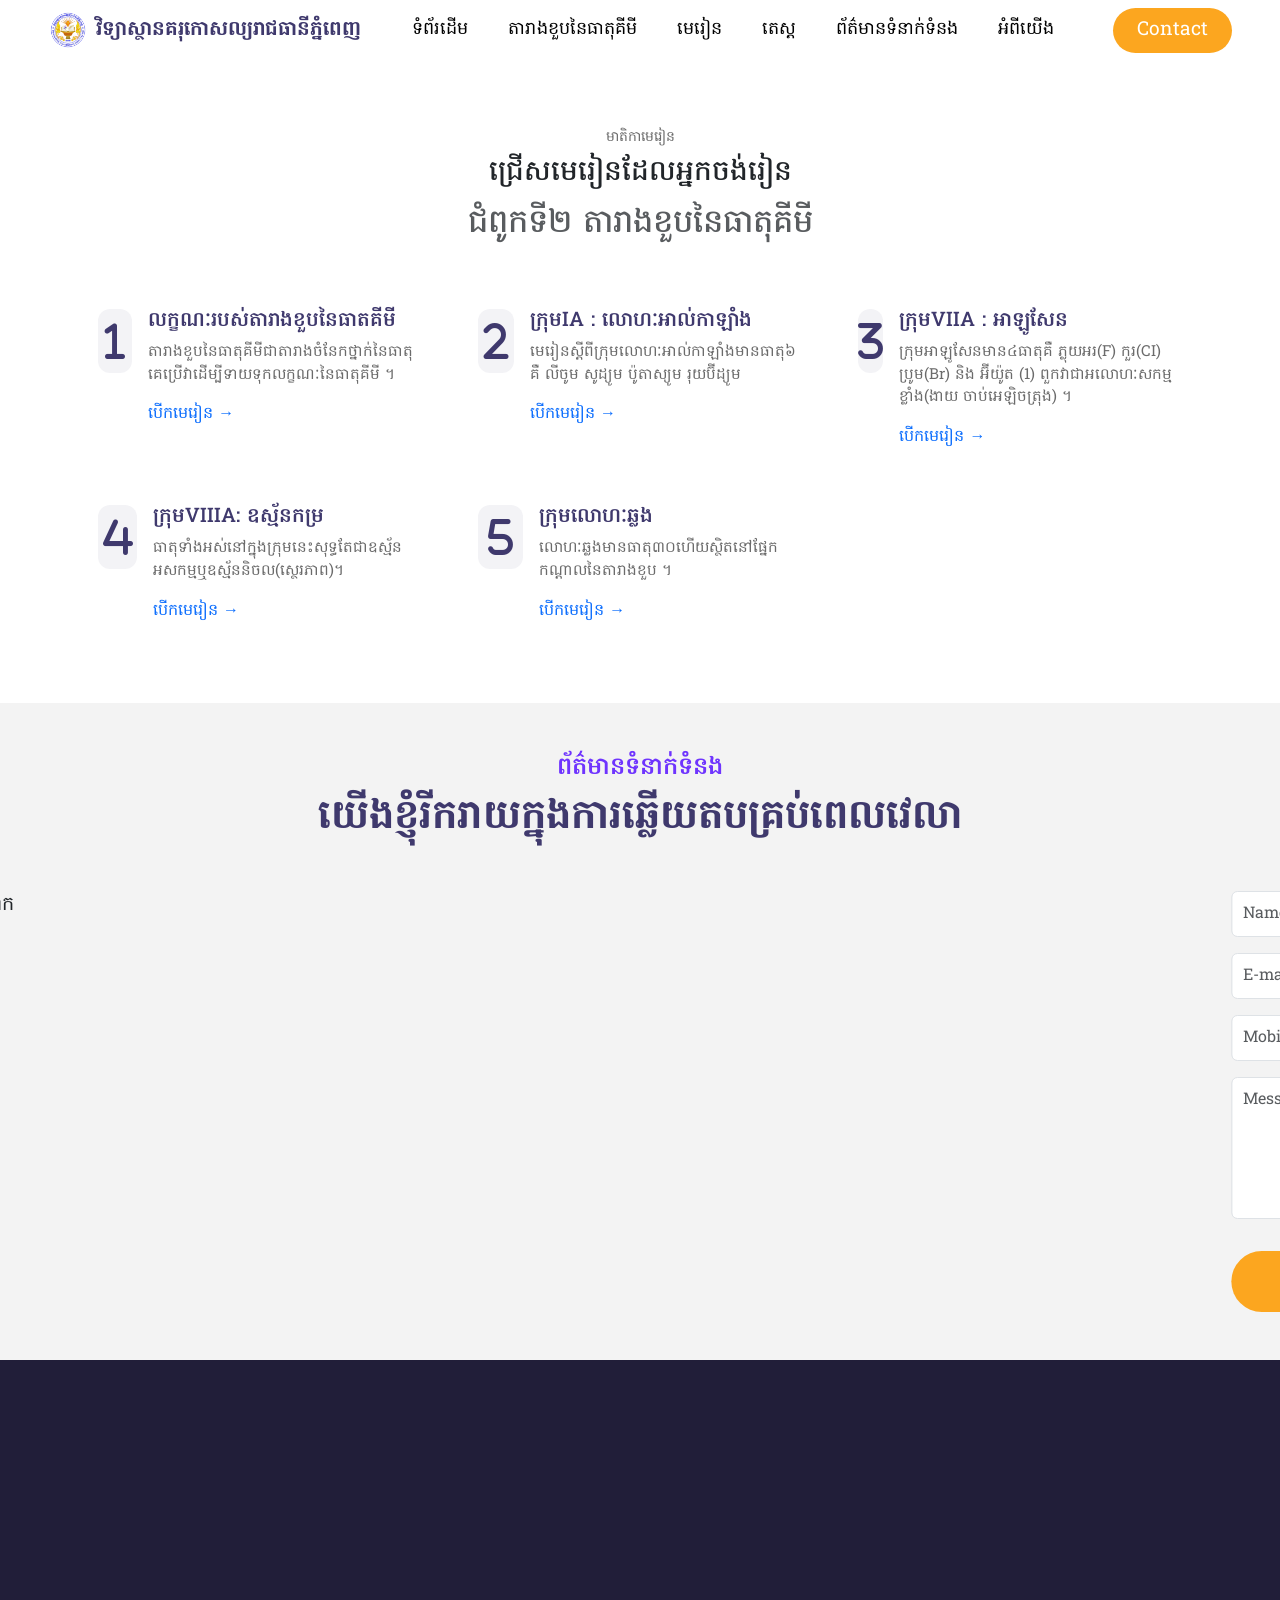
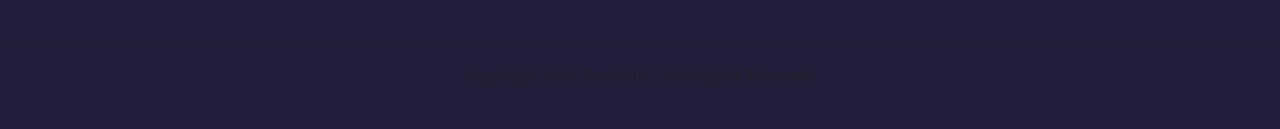
<file: lessons.html>
<!DOCTYPE html>
<html lang="km">
  <head>
    <meta charset="UTF-8" />
    <meta http-equiv="X-UA-Compatible" content="IE=edge" />
    <meta name="viewport" content="width=device-width, initial-scale=1.0" />
    <title>Chemistry Website</title>

    <!-- bootstrap css cdn link  -->
    <link
      href="https://cdn.jsdelivr.net/npm/bootstrap@5.2.3/dist/css/bootstrap.min.css"
      rel="stylesheet"
      integrity="sha384-rbsA2VBKQhggwzxH7pPCaAqO46MgnOM80zW1RWuH61DGLwZJEdK2Kadq2F9CUG65"
      crossorigin="anonymous"
    />

    <!-- custom css file -->
    <link rel="stylesheet" href="css/style.css" />

    <!-- google font link -->
    <link rel="preconnect" href="https://fonts.googleapis.com" />
    <link rel="preconnect" href="https://fonts.gstatic.com" crossorigin />
    <link
      href="https://fonts.googleapis.com/css2?family=Josefin+Sans:wght@300;400;500;600;700&display=swap"
      rel="stylesheet"
    />
    <link href="https://fonts.googleapis.com/css2?family=Hanuman:wght@100..900&display=swap" rel="stylesheet">

    <!-- bootstrap icon cdn link  -->
    <link
      rel="stylesheet"
      href="https://cdn.jsdelivr.net/npm/bootstrap-icons@1.10.4/font/bootstrap-icons.css"
    />

    <!-- AOS Library css file -->
    <link rel="stylesheet" href="https://unpkg.com/aos@next/dist/aos.css" />
    <link rel="stylesheet" href="https://cdnjs.cloudflare.com/ajax/libs/font-awesome/6.5.0/css/all.min.css">


    <!-- jquery cdn link  -->
    <script src="https://ajax.googleapis.com/ajax/libs/jquery/3.6.4/jquery.min.js"></script>

    <style>
      /* Small local styles for the lessons categories section */
      .lessons-section { background: #fff; padding: 4rem 0; }
      .lessons-heading small { color: #6c6c6c; }
      .category-card { transition: transform .25s ease, box-shadow .25s ease; border: none; }
      .category-card:hover { transform: translateY(-6px); box-shadow: 0 8px 24px rgba(63,57,109,0.08); }
      .category-icon { font-size: 2.5rem; width: 64px; height: 64px; display:flex; align-items:center; justify-content:center; border-radius: 12px; background: rgba(63,57,109,0.06); color: #3f396d; }
      .category-title { font-weight:600; color:#3f396d; }
      .category-desc { color:#6b6b6b; font-size:0.95rem; }
      @media (max-width: 575.98px) { .category-icon { width:56px; height:56px; font-size:1.9rem; } }
    </style>
  </head>
  <body>
    <!-- navbar starts -->
    <nav
      id="navbar-top"
      class="navbar navbar-expand-lg navbar-light bg-white sticky-top"
    >
      <div class="container-fluid px-5">
        <img class="logo me-2" src="assets/images/pteclogo.png" alt="PTEC logo">
        <a class="navbar-brand fw-bold fs-2​​​​​​​ ​" href="#" style="color: #3f396d"
          >វិទ្យាស្ថានគរុកោសល្យរាជធានីភ្នំពេញ</a
        >
        <button
          class="nav-menu d-md-none"
          type="button"
          data-bs-toggle="collapse"
          data-bs-target="#navbarNav"
        >
          <i class="bi bi-menu-button-fill"></i>
        </button>
        <div
          class="collapse navbar-collapse justify-content-center"
          id="navbarNav"
        >
          <ul class="navbar-nav gap-4" style="font-size: 1.1rem">
            <li class="nav-item">
              <a class="nav-link" aria-current="page" href="index.html">ទំព័រដើម</a>
            </li>
            <li class="nav-item">
              <a class="nav-link" href="periodictable.html">តារាងខួបនៃធាតុគីមី</a>
            </li>
            <li class="nav-item">
              <a class="nav-link" href="lessons.html">មេរៀន</a>
            </li>
            <li class="nav-item">
              <a class="nav-link" href="quiz.html">តេស្ត</a>
            </li>
            <li class="nav-item">
              <a class="nav-link" href="#blog">ព័ត៌មានទំនាក់ទំនង</a>
            </li>
            <li class="nav-item">
              <a class="nav-link" href="#about">អំពីយើង</a>
            </li>
          </ul>
        </div>
        <button class="c-btn ms-4 py-2 px-4 rounded-pill d-none d-md-block">Contact</button>
      </div>
    </nav>
    <!-- navbar ends here -->

    

    <!-- lessons categories section starts -->
    <section id="lessons" class="lessons-section">
      <div class="container">
        <div class="lessons-heading text-center mb-5" data-aos="fade-up">
          <small>មាតិកាមេរៀន</small>
          <h3 class="mt-2 mb-3">ជ្រើសមេរៀនដែលអ្នកចង់រៀន</h3>
          <h2 class="text-muted mt-2 mb-3">ជំពូកទី២ តារាងខួបនៃធាតុគីមី</h2>
          <!-- <h3 class="text-muted mt-2 mb-3">មេរៀនទី១​ លក្ខណៈនៃតារាងខួប​​​​ <br>មេរៀនទី២
សិក្សាធាតុតាមក្រុម</h3> -->
        </div>

        <div class="row gy-4">
          <!-- Category card 1 -->
          <div class="col-12 col-sm-6 col-lg-4" data-aos="zoom-in" data-aos-delay="50">
            <article class="card category-card h-100 p-3" aria-labelledby="cat1">
              <div class="d-flex gap-3 align-items-start">
                <div class="category-icon">
                  <i class="fas fa-1"></i>
                </div>
                <div>
                  <h5 id="cat1" class="category-title">លក្ខណៈរបស់តារាងខួបនៃធាតគីមី</h5>
                  <p class="category-desc">តារាងខួបនៃធាតុគីមីជាតារាងចំនែកថ្នាក់នៃធាតុគេប្រើវាដើម្បីទាយទុកលក្ខណៈនៃធាតុគីមី ។</p>
                  <a href="lesson1.html" class="stretched-link" aria-label="Open មូលដ្ឋានគីមី lessons" style="text-decoration: none;">បើកមេរៀន →</a>
                </div>
              </div>
            </article>
          </div>

          <!-- Category card 2 -->
          <div class="col-12 col-sm-6 col-lg-4" data-aos="zoom-in" data-aos-delay="50">
            <article class="card category-card h-100 p-3" aria-labelledby="cat1">
              <div class="d-flex gap-3 align-items-start">
                <div class="category-icon">
                  <i class="fas fa-2"></i>
                </div>
                <div>
                  <h5 id="cat1" class="category-title">ក្រុមIA : លោហៈអាល់កាឡាំង</h5>
                  <p class="category-desc">មេរៀនស្តីពីក្រុមលោហៈអាល់កាឡាំង​មាន​ធាតុ៦ គឺ លីចូម​ សូដ្យូម ប៉ូតាស្យូម រុយប៊ីដ្យូម </p>
                  <a href="lesson2.html" class="stretched-link" aria-label="Open មូលដ្ឋានគីមី lessons" style="text-decoration: none;">បើកមេរៀន →</a>
                </div>
              </div>
            </article>
          </div>

          <!-- Category card 3 -->
          <div class="col-12 col-sm-6 col-lg-4" data-aos="zoom-in" data-aos-delay="150">
            <article class="card category-card h-100 p-3" aria-labelledby="cat3">
              <div class="d-flex gap-3 align-items-start">
                <div class="category-icon">
                  <i class="fas fa-3"></i>
                </div>
                <div>
                  <h5 id="cat3" class="category-title">ក្រុមVIIA : អាឡូសែន</h5>
                  <p class="category-desc">ក្រុមអាឡូសែនមាន៤ធាតុគឺ ភ្លុយអរ(F) កួរ(CI) ប្រូម(Br) និង អ៊ីយ៉ូត (1) ពួកវាជាអលោហៈសកម្មខ្លាំង(ងាយ ចាប់អេឡិចត្រុង) ។</p>
                  <a href="lesson3.html" class="stretched-link" aria-label="Open formulas lessons" style="text-decoration: none;">បើកមេរៀន →</a>
                </div>
              </div>
            </article>
          </div>

          <!-- Category card 4 -->
          <div class="col-12 col-sm-6 col-lg-4" data-aos="zoom-in" data-aos-delay="200">
            <article class="card category-card h-100 p-3" aria-labelledby="cat4">
              <div class="d-flex gap-3 align-items-start">
                <div class="category-icon">
                  <i class="fas fa-4"></i>
                </div>
                <div>
                  <h5 id="cat4" class="category-title">ក្រុមVIIIA: ឧស្ម័នកម្រ</h5>
                  <p class="category-desc">ធាតុទាំងអស់នៅក្នុងក្រុមនេះសុទ្ធតែជាឧស្ម័នអសកម្មឬឧស្ម័ននិចល(ស្ថេរភាព)។</p>
                  <a href="lesson4.html" class="stretched-link" aria-label="Open lab safety lessons" style="text-decoration: none;">បើកមេរៀន →</a>
                </div>
              </div>
            </article>
          </div>

          <!-- Category card 5 -->
          <div class="col-12 col-sm-6 col-lg-4" data-aos="zoom-in" data-aos-delay="250">
            <article class="card category-card h-100 p-3" aria-labelledby="cat5">
              <div class="d-flex gap-3 align-items-start">
                <div class="category-icon">
                  <i class="fas fa-5"></i>
                </div>
                <div>
                  <h5 id="cat5" class="category-title">ក្រុមលោហៈឆ្លង</h5>
                  <p class="category-desc">លោហៈឆ្លងមានធាតុ៣០ហើយស្ថិតនៅផ្នែកកណ្តាលនៃតារាងខួប ។</p>
                  <a href="lesson5.html" class="stretched-link" aria-label="Open experiments lessons" style="text-decoration: none;">បើកមេរៀន →</a>
                </div>
              </div>
            </article>
          </div>

          <!-- Category card 6 (placeholder) -->
          <!-- <div class="col-12 col-sm-6 col-lg-4" data-aos="zoom-in" data-aos-delay="300">
            <article class="card category-card h-100 p-3" aria-labelledby="cat6">
              <div class="d-flex gap-3 align-items-start">
                <div class="category-icon">
                  <i class="bi bi-journal-text"></i>
                </div>
                <div>
                  <h5 id="cat6" class="category-title">តេស្ត និងវគ្គសិក្សា</h5>
                  <p class="category-desc">ព្រមទាំងតេស្តស្មុគស្មាញ និងវគ្គជំនួយសម្រាប់ត្រៀមប្រឡង។</p>
                  <a href="lessons.html#tests" class="stretched-link" aria-label="Open tests lessons" style="text-decoration: none;">បើកមេរៀន →</a>
                </div>
              </div>
            </article>
          </div> -->
        </div>
      </div>
    </section>
    <!-- lessons categories section ends -->

    <!-- contact section starts -->
    <section class="contact py-5" id="contact">
      <div class="heading text-center">
        <small>ព័ត៌មានទំនាក់ទំនង</small>
        <h3>យើងខ្ញុំរីករាយក្នុងការឆ្លើយតបគ្រប់ពេលវេលា</h3>
      </div>
      <div class="row justify-content-evenly mt-5">
        <div class="col-md-5 col-10 contact-details" data-aos="slide-right">
          <div class="row justify-content-evenly">
            <div class="col-1">
              <i class="bi bi-geo-alt-fill"></i>
            </div>
            <div class="col-11">
              <p> ផ្លូវ២៧១ ក្រុម១៩ ភូមិ១១ សង្កាត់ទឹកល្អក់៣ ខណ្ឌទួលគោក រាជធានីភ្នំពេញ</p>
            </div>
          </div>
          <div class="row justify-content-evenly">
            <div class="col-1">
              <i class="bi bi-telephone-fill"></i>
            </div>
            <div class="col-11">
              <p>០៧០២៣៤៥៦</p>
            </div>
          </div>
          <div class="row justify-content-evenly">
            <div class="col-1">
              <i class="bi bi-send-fill"></i>
            </div>
            <div class="col-11">
              <p>hakmunea@gmail.com</p>
            </div>
          </div>
          <div class="row justify-content-evenly">
            <div class="col-1">
              <i class="bi bi-globe-americas"></i>
            </div>
            <div class="col-11">
              <p>hakmunea.com</p>
            </div>
          </div>
        </div>
        <div class="col-md-5 col-10 mt-3 mt-md-0" data-aos="slide-left">
          <div class="contact-form">
            <div class="mb-3">
              <input
                type="text"
                class="form-control"
                id="exampleFormControlInput1"
                placeholder="Name"
              />
            </div>
            <div class="mb-3">
              <input
                type="email"
                class="form-control"
                id="exampleFormControlInput1"
                placeholder="E-mail"
              />
            </div>
            <div class="mb-3">
              <input
                type="text"
                class="form-control"
                id="exampleFormControlInput1"
                placeholder="Mobile No."
              />
            </div>
            <div class="mb-3">
              <textarea
                class="form-control"
                id="exampleFormControlTextarea1"
                placeholder="Message"
                rows="5"
              ></textarea>
            </div>
            <button class="c-btn h-btn mt-3 py-3 px-5 rounded-pill">
              Submit
            </button>
          </div>
        </div>
      </div>
    </section>
    <!-- contact section ends here -->

    <!-- back to top button -->
    <button
      type="button"
      class="btn btn-floating btn-lg rounded-pill"
      id="btn-back-to-top"
    >
      <i class="bi bi-arrow-up"></i>
    </button>

    <!-- footer section starts  -->
    <footer class="text-center text-muted py-4">
      <h3 class="text-white pt-4" data-aos="fade-up">គម្រោងស្រាវជាវ</h3>
      <div class="link-group mt-5" data-aos="fade-up">
        <a href="#home">ទំព័រដើម</a>
        <div class="vr"></div>
        <a href="#about">អំពីពួកយើង</a>
        <div class="vr"></div>
        <div class="vr"></div>
        <a href="#blog">ព័ត៌មានទំនាក់ទំនង</a>
      </div>
      <div class="social-links mt-5" data-aos="fade-up">
        <button href="" class="rounded-pill dribble">
          <i class="bi bi-dribbble"></i>
        </button>
        <button href="" class="rounded-pill whatsapp">
          <i class="bi bi-whatsapp"></i>
        </button>
        <button href="" class="rounded-pill behance">
          <i class="bi bi-behance"></i>
        </button>
      </div>
      <hr class="text-muted my-4" />

      <p>Copyright 2022 Portfolio | All Rights Reserved.</p>
    </footer>
    <!-- footer section ends here -->

    <!-- bootstrap javascript cdn link  -->
    <script
      src="https://cdn.jsdelivr.net/npm/bootstrap@5.2.3/dist/js/bootstrap.bundle.min.js"
      integrity="sha384-kenU1KFdBIe4zVF0s0G1M5b4hcpxyD9F7jL+jjXkk+Q2h455rYXK/7HAuoJl+0I4"
      crossorigin="anonymous"
    ></script>

    <!-- AOS library javascript link  -->
    <script src="https://unpkg.com/aos@next/dist/aos.js"></script>
    <script>
      // initializing AOS library
      AOS.init({
        duration: 1000,
        offset: 50,
      });

      // simple back-to-top functionality
      const btn = document.getElementById('btn-back-to-top');
      window.addEventListener('scroll', () => {
        if (window.scrollY > 300) btn.style.display = 'block';
        else btn.style.display = 'none';
      });
      btn.addEventListener('click', () => window.scrollTo({top:0, behavior:'smooth'}));
    </script>
    <!-- custom js file linking -->
    <script src="js/script.js"></script>
  </body>
</html>
</file>
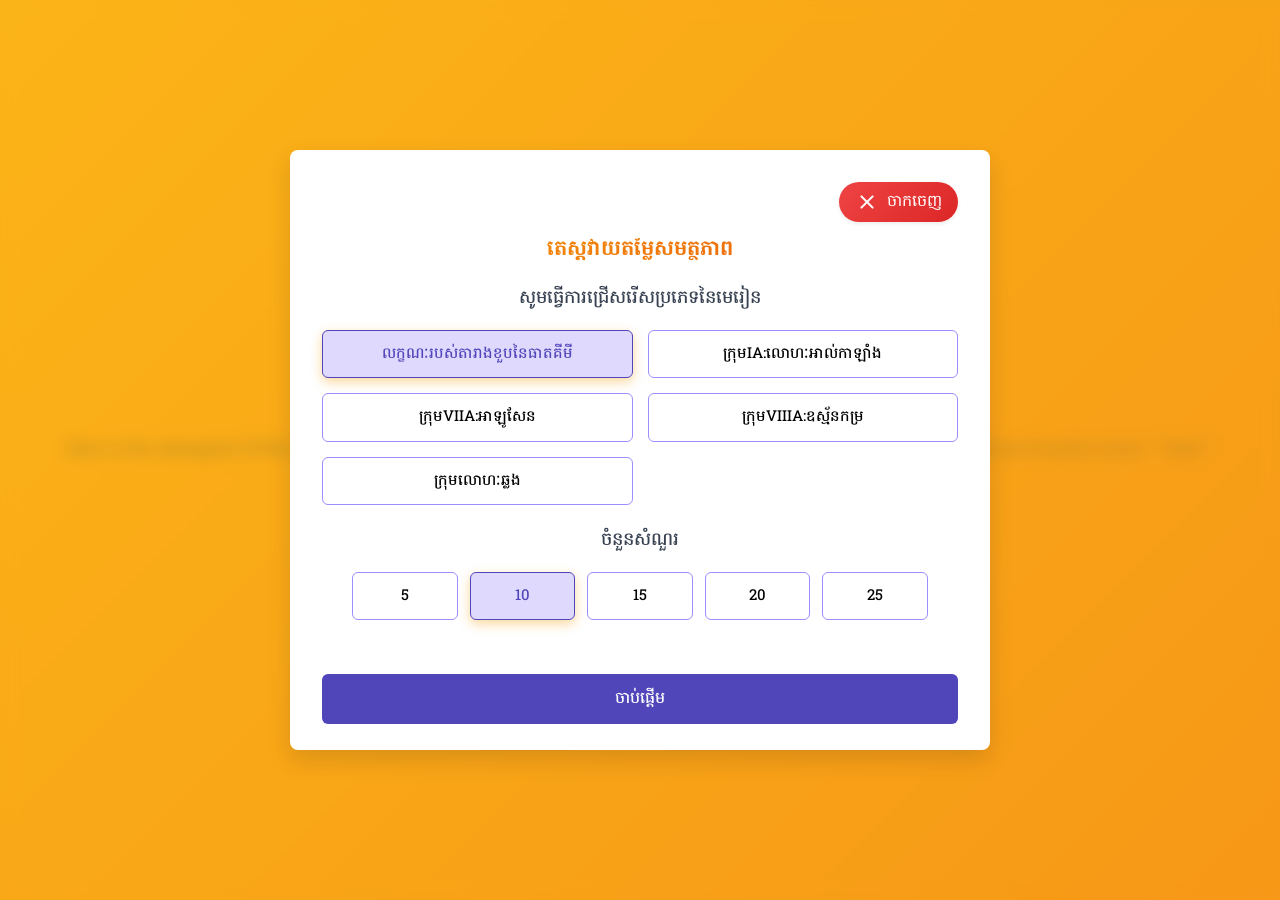
<file: quiz.html>
Here is the redesigned HTML document for your Quiz page, using orange and yellow colors while keeping all JavaScript functionality intact.
```html
<!DOCTYPE html>
<html lang="en">
<head>
    <meta charset="UTF-8">
    <meta name="viewport" content="width=device-width, initial-scale=1.0">
    <title>កម្រងសំណួរ - តេស្តគីមីវិទ្យា</title>
    <link rel="stylesheet" href="https://fonts.googleapis.com/css2?family=Material+Symbols+Rounded:opsz,wght,FILL,GRAD@24,400,0,0" />
    <link href="https://fonts.googleapis.com/css2?family=Hanuman:wght@100..900&display=swap" rel="stylesheet">
    <link rel="stylesheet" href="/css/quiz.css" />
    <!-- Bootstrap -->
    <link href="https://cdn.jsdelivr.net/npm/bootstrap@5.3.2/dist/css/bootstrap.min.css" rel="stylesheet" />
    
    <style>
        /* Additional custom styling with Orange & Yellow theme */
        body {
            background: linear-gradient(135deg, #f59e0b 0%, #ea580c 100%);
            min-height: 100vh;
            display: flex;
            align-items: center;
            justify-content: center;
            padding: 2rem;
            font-family: 'Hanuman', 'Segoe UI', sans-serif;
        }
        
        /* Popup Container Overlay */
        .popup-container {
            position: fixed;
            top: 0;
            left: 0;
            width: 100%;
            height: 100%;
            background: rgba(255, 196, 32, 0.6);
            backdrop-filter: blur(8px);
            display: flex;
            align-items: center;
            justify-content: center;
            z-index: 1000;
            visibility: hidden;
            opacity: 0;
            transition: all 0.3s ease;
        }
        
        .popup-container.active {
            visibility: visible;
            opacity: 1;
        }
        
        /* Modern Quiz Box - Orange/Yellow Theme */
        .quiz-box {
            background: white;
            border-radius: 32px;
            width: 90%;
            max-width: 700px;
            padding: 2rem;
            box-shadow: 0 25px 50px -12px rgba(0, 0, 0, 0.3);
            animation: fadeInUp 0.4s ease;
        }
        
        @keyframes fadeInUp {
            from {
                opacity: 0;
                transform: translateY(30px);
            }
            to {
                opacity: 1;
                transform: translateY(0);
            }
        }
        
        /* Config Popup Styles - Orange Theme */
        .config-title {
            font-size: 1.8rem;
            font-weight: 700;
            background: linear-gradient(135deg, #f59e0b, #ea580c);
            -webkit-background-clip: text;
            background-clip: text;
            color: transparent;
            margin-bottom: 1.5rem;
            text-align: center;
        }
        
        .config-option {
            margin-bottom: 1.5rem;
        }
        
        .option-title {
            font-size: 1rem;
            font-weight: 600;
            color: #374151;
            margin-bottom: 0.75rem;
        }
        
        .category-options, .question-options {
            display: flex;
            flex-wrap: wrap;
            gap: 0.75rem;
        }
        
        .category-option, .question-option {
            padding: 0.6rem 1.2rem;
            border: 2px solid #e5e7eb;
            background: white;
            border-radius: 40px;
            font-weight: 500;
            cursor: pointer;
            transition: all 0.2s ease;
            color: #4b5563;
            font-family: 'Hanuman', sans-serif;
        }
        
        .category-option:hover, .question-option:hover {
            border-color: #f59e0b;
            background: #fffbeb;
        }
        
        .category-option.active, .question-option.active {
            background: linear-gradient(135deg, #f59e0b, #ea580c);
            border-color: transparent;
            color: white;
            box-shadow: 0 4px 12px rgba(245, 158, 11, 0.4);
        }
        
        .start-quiz-btn {
            width: 100%;
            padding: 0.9rem;
            background: linear-gradient(135deg, #f59e0b, #ea580c);
            border: none;
            border-radius: 50px;
            color: white;
            font-weight: 700;
            font-size: 1.1rem;
            cursor: pointer;
            transition: all 0.3s ease;
            margin-top: 1rem;
        }
        
        .start-quiz-btn:hover {
            transform: translateY(-2px);
            box-shadow: 0 10px 25px -5px rgba(245, 158, 11, 0.5);
        }
        
        /* Quiz Header - Orange Theme */
        .quiz-header {
            display: flex;
            justify-content: space-between;
            align-items: center;
            padding-bottom: 1rem;
            border-bottom: 2px solid #fef3c7;
            flex-wrap: wrap;
            gap: 1rem;
        }
        
        .quiz-title {
            font-size: 1.4rem;
            font-weight: 700;
            color: #1e293b;
        }
        
        .quiz-timer {
            display: flex;
            align-items: center;
            gap: 0.5rem;
            background: #fef3c7;
            padding: 0.5rem 1rem;
            border-radius: 40px;
            color: #ea580c;
            font-weight: 600;
        }
        
        .quiz-timer span {
            font-size: 1.3rem;
        }
        
        /* Question Section */
        .quiz-content {
            margin: 2rem 0;
        }
        
        .question-text {
            font-size: 1.3rem;
            font-weight: 600;
            color: #1e293b;
            margin-bottom: 1.5rem;
            line-height: 1.4;
        }
        
        .answer-options {
            list-style: none;
            padding: 0;
            display: flex;
            flex-direction: column;
            gap: 0.8rem;
        }
        
        .answer-options li {
            padding: 1rem 1.2rem;
            background: #f8fafc;
            border: 2px solid #e2e8f0;
            border-radius: 16px;
            cursor: pointer;
            transition: all 0.2s ease;
            font-weight: 500;
            color: #334155;
        }
        
        .answer-options li:hover {
            border-color: #f59e0b;
            background: #fffbeb;
            transform: translateX(5px);
        }
        
        .answer-options li.correct {
            background: #fef3c7;
            border-color: #f59e0b;
            color: #92400e;
        }
        
        .answer-options li.wrong {
            background: #fee2e2;
            border-color: #ef4444;
            color: #991b1b;
        }
        
        .answer-options li.disabled {
            pointer-events: none;
            opacity: 0.8;
        }
        
        /* Footer */
        .quiz-footer {
            display: flex;
            justify-content: space-between;
            align-items: center;
            padding-top: 1rem;
            border-top: 2px solid #fef3c7;
            flex-wrap: wrap;
            gap: 1rem;
        }
        
        .question-status {
            font-size: 0.9rem;
            color: #6b7280;
            font-weight: 500;
        }
        
        .quit-question-btn, .next-question-btn {
            padding: 0.7rem 1.5rem;
            border-radius: 40px;
            font-weight: 600;
            display: inline-flex;
            align-items: center;
            gap: 0.5rem;
            cursor: pointer;
            transition: all 0.2s ease;
            border: none;
        }
        
        .quit-question-btn {
            background: #fee2e2;
            color: #dc2626;
        }
        
        .quit-question-btn:hover {
            background: #fecaca;
            transform: scale(0.98);
        }
        
        .next-question-btn {
            background: linear-gradient(135deg, #f59e0b, #ea580c);
            color: white;
        }
        
        .next-question-btn:hover {
            transform: translateX(3px);
            box-shadow: 0 4px 12px rgba(245, 158, 11, 0.4);
        }
        
        /* Result Popup - Orange Theme */
        .result-container {
            text-align: center;
        }
        
        .result-img {
            width: 120px;
            margin-bottom: 1rem;
        }
        
        .result-title {
            font-size: 1.8rem;
            font-weight: 700;
            color: #1e293b;
            margin-bottom: 1rem;
        }
        
        .result-message {
            color: #4b5563;
            margin-bottom: 1rem;
        }
        
        .score-answers-count {
            font-weight: 800;
            font-size: 1.5rem;
            color: #ea580c;
        }
        
        .try-again-btn {
            margin-top: 1rem;
            padding: 0.8rem 2rem;
            background: linear-gradient(135deg, #f59e0b, #ea580c);
            border: none;
            border-radius: 40px;
            color: white;
            font-weight: 600;
            cursor: pointer;
            transition: all 0.2s ease;
        }
        
        .try-again-btn:hover {
            transform: translateY(-2px);
            box-shadow: 0 8px 20px rgba(245, 158, 11, 0.4);
        }
        
        /* Quit button styling - Orange/Yellow */
        .btn-quit-home {
            background: linear-gradient(135deg, #ef4444, #dc2626);
            border: none;
            transition: all 0.2s;
        }
        
        .btn-quit-home:hover {
            transform: scale(0.98);
            background: linear-gradient(135deg, #dc2626, #b91c1c);
        }
        
        /* Responsive */
        @media (max-width: 600px) {
            .quiz-box {
                padding: 1.5rem;
            }
            .question-text {
                font-size: 1.1rem;
            }
            .quiz-footer {
                flex-direction: column;
            }
        }
    </style>
</head>
<body>
    <!-- Config Popup (Category & Question Selection) -->
    <div class="config-popup popup-container active" id="configPopup">
        <div class="config-container quiz-box">
            <div class="d-flex justify-content-end mb-3">
                <button class="btn btn-quit-home d-flex align-items-center gap-2 px-3 py-2 rounded-pill shadow-sm text-white" id="quitBtn1">
                    <span class="material-symbols-rounded">close</span>
                    ចាកចេញ
                </button>
            </div>

            <h2 class="config-title">តេស្តវាយតម្លៃសមត្ថភាព</h2>

            <div class="config-option">
                <h4 class="option-title">សូមធ្វើការជ្រើសរើសប្រភេទនៃមេរៀន</h4>
                <div class="category-options">
                    <button class="category-option active">លក្ខណៈរបស់តារាងខួបនៃធាតគីមី</button>
                    <button class="category-option">ក្រុមIA:លោហៈអាល់កាឡាំង</button>
                    <button class="category-option">ក្រុមVIIA:អាឡូសែន</button>
                    <button class="category-option">ក្រុមVIIIA:ឧស្ម័នកម្រ</button>
                    <button class="category-option">ក្រុមលោហៈឆ្លង</button>
                </div>
            </div>

            <div class="config-option">
                <h4 class="option-title">ចំនួនសំណួរ</h4>
                <div class="question-options">
                    <button class="question-option">5</button>
                    <button class="question-option active">10</button>
                    <button class="question-option">15</button>
                    <button class="question-option">20</button>
                    <button class="question-option">25</button>
                </div>
            </div>

            <button class="start-quiz-btn" id="startQuizBtn">ចាប់ផ្តើម</button>
        </div>
    </div>

    <!-- Quiz Popup (Actual Questions) -->
    <div class="quiz-popup popup-container" id="quizPopup">
        <div class="quiz-container quiz-box">
            <header class="quiz-header">
                <h2 class="quiz-title">កម្មវិធីតេស្តវាយតម្លៃ</h2>
                <div class="quiz-timer">
                    <span class="material-symbols-rounded">timer</span>
                    <p class="timer-duration mb-0"></p>
                </div>
            </header>

            <div class="quiz-content">
                <h1 class="question-text"></h1>
                <ul class="answer-options"></ul>
            </div>

            <div class="quiz-footer">
                <p class="question-status"></p>
                <div>
                    <button class="quit-question-btn" id="quitBtn2">
                        ចាកចេញ
                        <span class="material-symbols-rounded">close</span>
                    </button>
                    <button class="next-question-btn" id="nextBtn">
                        បន្ទាប់
                        <span class="material-symbols-rounded">arrow_right_alt</span>
                    </button>
                </div>
            </div>
        </div>
    </div>

    <!-- Quiz Result Popup -->
    <div class="result-popup popup-container" id="resultPopup">
        <div class="result-container quiz-box">
            <img src="images/quiz-over.png" class="result-img" alt="Quiz Complete" />
            <h2 class="result-title">តេស្តត្រូវបានបញ្ចប់!</h2>
            <p class="result-message"></p>
            <p><b>ពិន្ទុសរុប: </b><span class="score-answers-count"></span></p>
            <button class="try-again-btn" id="tryAgainBtn">សូមព្យាយាមម្តងទៀត</button>
        </div>
    </div>

    <!-- Scripts - Keeping original references intact -->
    <script src="js/question.js"></script>
    <script src="js/quiz.js"></script>

    <!-- Redirect Script - Enhanced with proper popup management -->
    <script>
        // DOM elements
        const configPopupEl = document.querySelector('.config-popup');
        const quizPopupEl = document.querySelector('.quiz-popup');
        const resultPopupEl = document.querySelector('.result-popup');
        
        // Send user back to home page
        function goHome() {
            window.location.href = "/index.html";
        }
        
        // Close popups helper
        function closeAllPopups() {
            if(configPopupEl) configPopupEl.classList.remove('active');
            if(quizPopupEl) quizPopupEl.classList.remove('active');
            if(resultPopupEl) resultPopupEl.classList.remove('active');
        }
        
        // Quit button 1 - from config popup
        const quitBtn1 = document.getElementById("quitBtn1");
        if(quitBtn1) {
            quitBtn1.onclick = function() {
                goHome();
            };
        }
        
        // Quit button 2 - from quiz popup
        const quitBtn2 = document.getElementById("quitBtn2");
        if(quitBtn2) {
            quitBtn2.onclick = function() {
                if(confirm("តើអ្នកពិតជាចង់ចាកចេញពីការប្រឡងមែនទេ?")) {
                    goHome();
                }
            };
        }
        
        // Try again button - reset to config
        const tryAgainBtn = document.getElementById("tryAgainBtn");
        if(tryAgainBtn) {
            tryAgainBtn.onclick = function() {
                if(resultPopupEl) resultPopupEl.classList.remove('active');
                if(configPopupEl) configPopupEl.classList.add('active');
                // Reset quiz state if quiz.js provides a reset function
                if(typeof window.resetQuiz === 'function') {
                    window.resetQuiz();
                }
            };
        }
        
        // Category and Question selection styling (keep original behavior)
        const categoryOptions = document.querySelectorAll('.category-option');
        categoryOptions.forEach(option => {
            option.addEventListener('click', () => {
                categoryOptions.forEach(opt => opt.classList.remove('active'));
                option.classList.add('active');
            });
        });
        
        const questionOptions = document.querySelectorAll('.question-option');
        questionOptions.forEach(option => {
            option.addEventListener('click', () => {
                questionOptions.forEach(opt => opt.classList.remove('active'));
                option.classList.add('active');
            });
        });
        
        // Start quiz button - ensure it triggers the existing quiz.js start logic
        const startQuizBtn = document.getElementById("startQuizBtn");
        if(startQuizBtn) {
            startQuizBtn.onclick = function() {
                // Store selected values for quiz.js
                const selectedCategory = document.querySelector('.category-option.active')?.innerText || '';
                const selectedCount = parseInt(document.querySelector('.question-option.active')?.innerText || '10');
                
                localStorage.setItem('quizCategory', selectedCategory);
                localStorage.setItem('quizCount', selectedCount);
                
                // If quiz.js has a startQuiz function, call it
                if(typeof window.startQuiz === 'function') {
                    window.startQuiz();
                } else {
                    // Fallback: manually show quiz popup (quiz.js will populate)
                    if(configPopupEl) configPopupEl.classList.remove('active');
                    if(quizPopupEl) quizPopupEl.classList.add('active');
                }
            };
        }
        
        // Handle next button click from quiz.js if needed
        const nextBtn = document.getElementById("nextBtn");
        if(nextBtn) {
            nextBtn.onclick = function() {
                // This will be handled by quiz.js, but ensure it exists
                if(typeof window.nextQuestion === 'function') {
                    window.nextQuestion();
                }
            };
        }
        
        console.log("Quiz page ready - Orange/Yellow theme active - JavaScript functionality preserved");
    </script>
</body>
</html>
```
</file>
<file: projects.css>
.maindiv
{
    background-color: #ffffff;
    position: absolute;
    left: 0px;
    right: 0px;
    top: 0px;
    bottom: 0px;
}



.tablediv
{
    position:absolute;
    top: 58px;
    left: 160px;
    bottom: 8px;
    right: 160px;
    overflow:auto;
    background-color:#ffffff;
    color:#000000;
    font-family: sans-serif;
    padding:4px;
}

.leftdiv
{
    position:absolute;
    top:58px;
    left:8px;
    width:140px;
    bottom:8px;
    overflow:auto;
}

.rightdiv
{
    position:absolute;
    top:58px;
    right:8px;
    width:140px;
    bottom:8px;
    overflow:auto;
}

.linkpanel
{
    cursor: pointer;
    cursor: hand;
    color:#ffffff;
    position: absolute;
    right: 16px;
    top: 8px;
    height: 42px;
    line-height: 42px;
}

A:link {text-decoration: none; color:#FFFFFF; outline : none; border : 0;}
A:visited {text-decoration: none; color:#FFFFFF; outline : none; border : 0;}
A:active {text-decoration: none; color:#FFFFFF; outline : none; border : 0;}
A:hover {text-decoration: underline; color:#FFFFFF; outline : none; border : 0;}

.button
{
    cursor: pointer;
    cursor: hand;
    text-align: center;
    overflow: hidden;
    margin:4px;
    border-radius: 4px 4px 4px 4px;
    font-family: 'Hanuman', serif;
    font-size: small;
    padding: 2px;
    border: solid 1px #404040;
    height: 20px;
	line-height: 20px;
    color: #FFFFFF;
    background: linear-gradient(#282C34, #000000);
}

.button:hover
{
    background: linear-gradient(#282C34, #202020);
}

.button:active
{
	box-shadow: inset 1px 1px 1px #000000;
    background: linear-gradient(#282C34, #202020);
}

.roundcorners
{
	border:2px solid #ffffff;
    border-radius: 4px 4px 4px 4px;
}

.label
{
    font-family: 'Hanuman', serif;
    font-size: small;
    overflow: hidden;
    color: #000000;
    margin:4px;
    width: 120px;
}

.colorkey
{
    font-family: 'Hanuman', serif;
    font-size: small;
    overflow: hidden;
    color: #000000;
    margin: 4px;
    padding: 2px;
    width: 120px;
}

select
{
    font-family: 'Hanuman', serif;
    font-size: small;
    overflow: hidden;
    margin:4px;
    width: 124px;
}

.labelbold
{
    font-weight: bold;
}


table
{
    border-width: 0px;
    table-layout:fixed;
}

td
{
    border-width: 0px;
    padding:0px;
    font-family: 'Hanuman', serif;
    font-size: small;
    margin:4px;
}

tr
{
    border-width: 0px;
    padding:0px;
}

th
{
    border-width: 0px;
    padding: 4px;
    font-family: 'Hanuman', serif;
    font-size: small;
    overflow: hidden;
    margin:4px;
    font-weight: bold;
    text-align: left;
}

.thelementname
{
    border-width: 0px;
    padding: 4px;
    font-family: 'Hanuman', serif;
    font-size: large;
    overflow: hidden;
    margin:4px;
    font-weight: bold;
    text-align: center;
}

hr
{
    height:1px;
}

input[type=text]
{
    margin: 4px;
    border:1px solid #808080;
}

input[type=number]
{
    margin: 4px;
    border:1px solid #808080;
}

input[type=radio]
{
    margin: 4px;
    margin-left: 4px;
    border:1px solid #808080;
    width: 124px;
}

.red
{
	color: #FF0000;
}

.green
{
	color: #00C000;
}

.redbg
{
	background-color: #FF0000;
}

.greenbg
{
	background-color: #00A000;
}

.cell
{
    width: 5%;
    height: 10%;
}

.elementcell
{
    font-family: 'Hanuman', serif;
    font-size: 8px;
    text-align: center;
    overflow: hidden;
    border:2px solid #404040;
    border-radius: 4px 4px 4px 4px;
    cursor: pointer;
}

.elementcellfaded
{
    opacity: 0.1;
}

.chemicalsymbol
{
    font-family: sans-serif;
    font-weight: bold;
    font-size: 12px;
    text-align: center;
    overflow: hidden;
}

.groupname
{
    font-family: sans-serif;
    font-size: 8px;
    text-align: center;
    overflow: hidden;
}

.headingcell
{
    text-align: center;
    color: #000000;
}


.alkalimetal
{
    background-color: #FF6666;
}


.alkalineearthmetal
{
    background-color: #ffdead;
}

.lanthanide
{
    background-color: #ffbfff;
}

.actinide
{
    background-color: #ff99cc;
}

.transitionmetal
{
    background-color: #ffc0c0;
}

.posttransitionmetal
{
    background-color: #cccccc;
}

.metalloid
{
    background-color: #cccc99;
}

.reactivenonmetal
{
    background-color: #f0ff8f;
}


.noblegas
{
    background-color: #c0ffff;
}


.unknown
{
    background-color: #e8e8e8;
}


.sblock
{
    background-color: #ff9999;
}

.dblock
{
    background-color: #9ecafa;
}

.fblock
{
    background-color: #9bff99;
}

.pblock
{
    background-color: #fdff8c;
}
</file>
<file: css/style.css>
/* appling google font over the website  */
body{
    font-family: 'Hanuman', serif;
    /* font-family: 'Josefin Sans', sans-serif; */
    font-weight: 400;
}
/* styling menu icon */
.nav-menu{
    border: none;
    background-color: #fff;
    font-size: 1.5rem;
    color: #fca61f;
}
.logo{
    height: 40px;
    width: auto;
}
/* styling navbar links  */
.navbar-nav a{
    color: black;
    position: relative;
}
.navbar-nav a:hover{
    color: #fca61f;
}
.navbar-nav a:after {    
    background: none repeat scroll 0 0 transparent;
    bottom: 0;
    content: "";
    display: block;
    height: 2px;
    left: 50%;
    top: 35px;
    position: absolute;
    background: #fca61f;
    transition: width 0.3s ease 0s, left 0.3s ease 0s;
    width: 0;
  }
.navbar-nav a:hover:after { 
    width: 100%; 
    left: 0; 
  }
  /* styling contact btn  */
.c-btn{
    border: none;
    background: #fca61f;
    color: #fff;
    font-size: 1.2rem;
}
/* styling home section starts */
.home{
    background: linear-gradient(33deg, rgba(242,242,255,1) 0%, rgba(235,249,255,1) 100%);
    padding: 30px 0px 10px 0px;
}
.home h2{
    font-size: 3rem;
    line-height: 4rem;
}
.c-orange{
    color: #fca61f;
    font-weight: 700;
    font-size: 4rem;
}
.home p{
    width: fit-content;
    margin-top: 1rem;
    font-size: 1.2rem;
}
.h-btn:hover{
    background: #6f34fe;
    color: #fff;
    transform: translateY(-20px);
    transition-duration: 1s;
}
.link{
    text-decoration: none;
    font-size: 1.2rem;
    color: #fca61f;
    position: relative;
}
.link::after{
    content: '';
    position: absolute;
    width: 100%;
    transform: scaleX(0);
    height: 2px;
    bottom: 0;
    left: 0;
    top: 20px;
    background-color: #6f34fe;
    transform-origin: bottom right;
    transition: transform 0.25s ease-out;
}
.link:hover{
    color: #6f34fe;
}
.link:hover::after{
    transform: scaleX(1);
    transform-origin: bottom left;
}
/* adding animation to home section image  */
.home img{
    animation: floatimg 4s ease-in-out infinite;
}

@keyframes floatimg {
    0%{
        transform: translateX(0);
    }
    50%{
        transform: translateX(-24px);
    }
    100%{
        transform: translateX(0);
    }
}

/* expertise section starts */
.heading small{
    color: #6f34fe;
    font-size: 1.5rem;
    font-weight: 600;
}
.heading h3{
    margin-top: 0.5rem;
    color: #3f396d;
    font-size: 2.5rem;
    font-weight: 700;
}
.expertise h4{
    color: #3f396d;
    font-weight: 700;
}
.expertise a{
    text-decoration: none;
    color: #fca61f;
}
.expertise a:hover{
    color: #6f34fe;
}
.expertise .service-card{
    text-align: center;
    padding: 15px 15px;
    border-radius: 0.7rem;
}

/* skill section starts */
.skill{
    background-color: rgb(234, 234, 249);
}
.left-margin{
    margin-left: 120px;
}
.text{
    font-size: 1.2rem;
    font-weight: 500;
}
.heading p{
    font-size: 1.3rem;
}

/* portfolio section starts */
#myBtnContainer{
    margin-bottom: 45px;
}
#myBtnContainer button{
  border: none;
  color: black;
  background: transparent;
  font-size: 20px;
  font-weight: 600;
  cursor: pointer;   
  display: inline-block;
  margin: 0 25px;
}
#myBtnContainer button:hover{
    color: #fca61f;
}

#myBtnContainer button:focus{
    outline: none;
}
.post .content h4{
    font-size: 1rem;
    font-weight: 700;
}
.post .card{
    border: none;
}

/* testimonial section starts */
.testimonial img:hover{
    transform: scale(1.2,1.2);
    transition-duration: 1s;
}
.testimonial h4{
    color: #3f396d;
}
.testimonial i{
    font-size: 2.9rem;
    color: #fca61f;
    
}
.testimonial .nextprev-btn{
    border: none;
    background-color: #fff;
}
.prev:hover,.prev-btn:hover{
    color:#6f34fe;
    transform: translateX(-10px);
    transition-duration: 1s;
}
.next:hover,.next-btn:hover{
    color:#6f34fe;
    transform: translateX(10px);
    transition-duration: 1s;
}

/* blog section starts */
.blog{
    background-color: #f2f2ff;
}
.blog .blogpost .card{
    border: none;
    border-radius: 5%;
}
.nav-bg{
    background-color: #fff;
}

.blog .blogpost small{
    color: #6f34fe;
    font-size: 1.1rem;
}
.blog .blogpost h4,.blogpost a{
    color: #3f396d;
    font-weight: 700;
    margin-top: 1rem;
    text-decoration: none;
}
.blogpost a:hover{
    color: #fca61f;
}
.blog .blogpost .read-more-btn{
    text-decoration: none;
    color: #fca61f;
    font-size: 1.1rem;
}
.blog .blogpost .read-more-btn:hover{
    color: #6f34fe;
}
/* styling modal group  */
.btn-c{
    margin-left: 94%;
    background-color: transparent;
    border: none;
    color: #fff;
    font-size: 2rem;
    margin-top: -3%;
}
.btn-c i{
    color: #fca61f;
}
.modal-body .content span{
    font-size: 1rem;
}
.modal-body .content small{
    font-size: 1rem;
    color: #6f34fe;
}
/* contact section starts */
.contact{
    background-color: #f3f3f3;
}
.contact-details i{
    font-size: 1.5rem;
    color: #fca61f;
}
.contact-details p{
    font-size: 1.2rem;
    margin-left: 1rem;
}
.contact-form .form-control:focus{
    box-shadow: none;
    border: 1px solid #fca61f;
}
.contact-form .form-control{
    padding: 10px 10px;
    width: 80%;
}

/* footer section starts */
footer{
    background-color: #211e39;
}

footer .link-group a{
    margin-left: 10px;
    margin-right: 10px;
    text-decoration: none;
    color: #6c757d;
    font-size: 1.1rem;
    margin-top: 1rem;
}
footer .link-group a:hover{
    color: #fca61f;
}
.social-links button{
    border: none;
    margin-right: 1rem;
    font-size: 1.2rem;
    background-color: #fff;
    padding: 14px 15px 10px 15px;
}
.social-links .dribble{
    color: #f33a7e;
}
.social-links button:hover{
    color: #fff;
    transform: translateY(-20px);
    transition-duration: 1s;
}
.social-links .dribble:hover{
    background-color: #f33a7e;
}
.social-links .whatsapp{
    color: #25D366;
}
.social-links .whatsapp:hover{
    background-color: #25D366;
}
.social-links .behance{
    color: #255afc;
}
.social-links .behance:hover{
    background-color: #255afc;
}

/* styling back to top button */
#btn-back-to-top {
    position: fixed;
    bottom: 40px;
    right: 40px;
    display: none;
    font-size: 1.4rem;
    background-color: #fca61f;
    color: #fff;
    animation: pulse 3s infinite;
}
.navbar-nav .dropdown-menu {
        border-radius: 12px;
        border: none;
        box-shadow: 0 10px 25px -5px rgba(0,0,0,0.1), 0 8px 10px -6px rgba(0,0,0,0.02);
        margin-top: 0.5rem;
      }
      .navbar-nav .dropdown-item {
        font-size: 0.95rem;
        padding: 0.5rem 1.5rem;
        font-family: 'Hanuman', 'Josefin Sans', sans-serif;
        color: #2c2a4a;
      }
      .navbar-nav .dropdown-item:hover {
        background-color: #f8f7ff;
        color: #ffaa0b;
      }
      .navbar-nav .dropdown-toggle::after {
        vertical-align: middle;
      }
      @media (max-width: 991px) {
        .navbar-nav .dropdown-menu {
          border: none;
          background-color: transparent;
          box-shadow: none;
          padding-left: 1.2rem;
        }
        .navbar-nav .dropdown-item {
          color: #555;
        }
      }
#chatbot-toggler {
  position: fixed;
  bottom: 30px;
  right: 35px;
  height: 50px;
  width: 50px;
  border: none;
  display: flex;
  align-items: center;
  justify-content: center;
  cursor: pointer;
  border-radius: 50%;
  background: #5350c4;
  transition: all 0.2s ease;
}

body.show-chatbot #chatbot-toggler {
  transform: rotate(90deg);
}

#chatbot-toggler span {
  color: #fff;
  position: absolute;
}

body.show-chatbot #chatbot-toggler span:first-child, #chatbot-toggler span:last-child{
  opacity: 0;
}

body.show-chatbot #chatbot-toggler span:last-child{
  opacity: 1;
}

.chatbot-popup {
  position: fixed;
  right: 25px;
  bottom: 90px;
  width: 420px;
  background: #fff;
  overflow: hidden;
  border-radius: 15px;
  opacity: 0;
  transform: scale(0.2);
  transform-origin: bottom right;
  pointer-events: none;
  box-shadow: 0 0 128px rgba(0, 0, 0, 0.1), 0 32px 64px -48px rgba(0, 0, 0, 0.5);
  transition: all 0.1s ease;
}

body.show-chatbot .chatbot-popup {
  opacity: 1;
  pointer-events: auto;
    transform: scale(1);
}

.chat-header {
  display: flex;
  align-items: center;
  background: #5350c4;
  padding: 15px 22px;
  justify-content: space-between;
}

.chat-header .header-info {
  display: flex;
  gap: 10px;
  align-items: center;
}

.header-info .chatbot-logo {
  height: 35px;
  width: 35px;
  padding: 6px;
  fill: #5350c4;
  flex-shrink: 0;
  background: #fff;
  border-radius: 50%;
}

.header-info .logo-text {
  color: #fff;
  font-size: 1.31rem;
  font-weight: 600;
}

.chat-header #close-chatbot {
  border: none;
  color: #fff;
  height: 40px;
  width: 40px;
  font-size: 1.9rem;
  margin-right: -10px;
  padding-top: 2px;
  cursor: pointer;
  border-radius: 50%;
  background: none;
  transition: 0.2s ease;
}

.chat-header #close-chatbot:hover {
  background: #3d39ac;
}

.chat-body {
  padding: 25px 22px;
  display: flex;
  gap: 20px;
  height: 460px;
  margin-bottom: 82px;
  overflow-y: auto;
  flex-direction: column;
  scrollbar-width: thin;
  scrollbar-color: #ccccf5 transparent;
}

.chat-body .message {
  display: flex;
  gap: 11px;
  align-items: center;
}

.chat-body .bot-message .bot-avatar {
  height: 35px;
  width: 35px;
  padding: 6px;
  fill: #fff;
  flex-shrink: 0;
  margin-bottom: 2px;
  align-self: flex-end;
  background: #5350c4;
  border-radius: 50%;
}

.chat-body .user-message {
  flex-direction: column;
  align-items: flex-end;
}

.chat-body .message .message-text {
  padding: 12px 16px;
  max-width: 75%;
  font-size: 0.95rem;
  background: #f2f2ff;
}

.chat-body .bot-message.thinking .message-text {
  padding: 2px 16px;
}

.chat-body .bot-message .message-text {
  background-color: #f2f2ff;
  border-radius: 13px 13px 13px 3px;
}

.chat-body .user-message .message-text {
  color: #fff;
  background-color: #5350c4;
  border-radius: 13px 13px 3px 13px;
}

.chat-body .bot-message .thinking-indicator {
  display: flex;
  gap: 4px;
  padding-block: 15px;
}

.chat-body .bot-message .thinking-indicator .dot:nth-child(1) {
  animation-delay: 0.2s;
}

.chat-body .bot-message .thinking-indicator .dot:nth-child(2) {
  animation-delay: 0.3s;
}

.chat-body .bot-message .thinking-indicator .dot:nth-child(3) {
  animation-delay: 0.4s;
}

.chat-body .bot-message .thinking-indicator .dot {
  height: 7px;
  width: 7px;
  opacity: 0.7;
  border-radius: 50%;
  background: #6f6bc2;
  animation: dotPulse 1.8s ease-in-out infinite;
}

@keyframes dotPulse {
  0%,
  44% {
    transform: translateY(0);
  }

  28% {
    opacity: 0.4;
    transform: translateY(-4px);
  }

  44% {
    opacity: 0.2;
  }
}

.chat-footer {
  position: absolute;
  bottom: 0;
  width: 100%;
  background: white;
  padding: 15px 22px 20px;
}

.chat-footer .chat-form {
  display: flex;
  align-items: center;
  background: white;
  border-radius: 32px;
  outline: 1px solid #cccce5;
}

.chat-footer .chat-form:focus-within {
  outline: 2px solid #5350c4;
}

.chat-form .message-input {
  border: none;
  outline: none;
  height: 47px;
  width: 100%;
  resize: none;
  max-height: 180px;
  white-space: pre-line;
  font-size: 1rem;
  padding: 13px;
  border-radius: inherit;
  scrollbar-width: thin;
  scrollbar-color: transparent transparent;
}

.chat-form .message-input::hover {
  scrollbar-color: #ccccf5 transparent;
}

.chat-form .chat-controls {
  display: flex;
  height: 47px;
  gap: 3px;
  align-items: center;
  align-self: flex-end;
  padding-right: 6px;
}

.chat-form .chat-controls button {
  height: 35px;
  width: 35px;
  border: none;
  font-size: 1.15rem;
  cursor: pointer;
  color: #706db0;
  background: none;
  border-radius: 50%;
  transition: 0.2s ease;
}

.chat-form .chat-controls #send-message {
  color: #fff;
  display: none;
  background: #5350c4;
}

.chat-form .message-input:valid ~ .chat-controls #send-message {
  display: block;
}

.chat-form .chat-controls #send-message:hover {
  background: #3d39ac;
}

.chat-form .chat-controls button:hover {
  background: #f1f1f1;
}

.chat-body .user-message .attachment {
  width: 50%;
  margin-top: -7px;
  border-radius: 13px 3px 13px 3px;
}

em-emoji-picker {
  position: absolute;
  left: 50%;
  top: -337px;
  width: 100%;
  max-width: 350px;
  max-height: 330px;
  visibility: hidden;
  transform: translateX(-50%);
}

 body.show-emoji-picker em-emoji-picker {
  visibility: visible;
 }
/* Responsive for mobile screen */
@media screen and (max-width: 600px) {
  .chatbot-popup {
    width: 100%;
    right: 0;
    bottom: 0;
    border-radius: 0;
    height: 100%;
  }

  .chat-header .header-info .logo-text {
    font-size: 1.1rem;
  }

  .chat-body {
    height: 100%;
    margin-bottom: 0;
  }

  .chat-body .message .message-text {
    max-width: 85%;
  }

  .chat-footer .chat-form {
    border-radius: 0;
    border-radius: 25px;
  }

  .chat-footer .chat-form .message-input {
    border-radius: 0;
  }

  .chat-footer .chat-form .chat-controls {
    padding-right: 10px;
  }

  .chat-footer .chat-form .chat-controls button {
    height: 40px;
    width: 40px;
  }
}
</file>
<file: css/quiz.css>
/* Importing Google fonts - Montserrat */
@import url('https://fonts.googleapis.com/css2?family=Montserrat:wght@100..900&display=swap');
* {
  margin: 0;
  padding: 0;
  box-sizing: border-box;
  font-family: 'Hanuman', serif;
}
body {
  display: flex;
  align-items: center;
  justify-content: center;
  min-height: 100vh;
  background: #dbdae0;
}
.popup-container {
  position: fixed;
  left: 0;
  top: 0;
  padding: 15px;
  width: 100%;
  height: 100%;
  display: flex;
  align-items: center;
  justify-content: center;
  opacity: 0;
  pointer-events: none;
  transition: 0.2s ease;
}
.popup-container.active {
  opacity: 1;
  pointer-events: auto;
}
.popup-container .quiz-box {
  position: relative;
  z-index: 5;
  opacity: 0;
  pointer-events: none;
  background: #fff;
  border-radius: 8px;
  box-shadow: 0 10px 25px rgba(0, 0, 0, 0.13);
  transform: translateY(-50px);
  transition: all 0.4s ease-out;
}
.popup-container.active .quiz-box {
  opacity: 1;
  z-index: 10;
  pointer-events: auto;
  transform: translateY(0);
}
/* Quiz Configuration Stylings */
.config-container {
  z-index: 10;
  width: 700px;
  height: 600px;
  padding: 25px;
  text-align: center;
}
.config-container .config-title {
  font-size: 1.31rem;
}
.config-container .config-option {
  margin-top: 25px;
}
.config-option .option-title {
  font-weight: 500;
  font-size: 1.125rem;
  margin-bottom: 20px;
}
.config-option .category-options {
  display: grid;
  gap: 15px;
  grid-template-columns: repeat(2, 1fr);
}
.config-option .question-options {
  display: flex;
  flex-wrap: wrap;
  gap: 12px;
  padding: 0 30px;
  justify-content: center;
}
.config-option button {
  padding: 12px;
  font-size: 0.938rem;
  color: #000;
  cursor: pointer;
  font-weight: 500;
  border-radius: 6px;
  background: #fff;
  border: 1px solid #9B8FFF;
  transition: 0.3s ease;
}
.config-option button.active {
  color: #5145BA;
  border-color: #5145BA;
  background: #dfdafd;
}
.config-option button:hover,
.quiz-content .answer-option:hover {
  background: #dad5fd;
}
.config-option .question-options button {
  flex: 1 1 10%;
}
.config-container .start-quiz-btn,
.quiz-footer .next-question-btn,
.result-container .try-again-btn {
  color: #fff;
  border: none;
  font-weight: 500;
  background: #5145BA;
  padding: 13px 25px;
  cursor: pointer;
  font-size: 1rem;
  border-radius: 6px;
  transition: background 0.3s ease;
}
.config-container .start-quiz-btn {
  margin-top: 30px;
}
.config-container .start-quiz-btn:hover,
.quiz-footer .next-question-btn:hover,
.result-container .try-again-btn:hover {
  background: #403795;
}
/* Quiz Container Stylings */
.quiz-container {
  width: 480px;
}
.quiz-container .quiz-header {
  display: flex;
  padding: 14px 25px;
  align-items: center;
  justify-content: space-between;
  box-shadow: 0 3px 6px rgba(0, 0, 0, 0.09);
}
.quiz-header .quiz-title {
  font-size: 1.43rem;
  font-weight: 700;
}
.quiz-header .quiz-timer {
  display: flex;
  width: 70px;
  color: #fff;
  gap: 5px;
  align-items: center;
  background: #32313C;
  border-radius: 6px;
  padding: 7px 9px;
  font-weight: 600;
  transition: 0.2s ease;
}
.quiz-header .quiz-timer span {
  font-size: 1.4rem;
}
.quiz-container .quiz-content {
  padding: 20px 25px 25px;
}
.quiz-content .question-text {
  font-size: 1.5rem;
  font-weight: 600;
}
.quiz-content .answer-options {
  list-style: none;
  display: flex;
  gap: 15px;
  margin-top: 20px;
  flex-direction: column;
}
.quiz-content .answer-option {
  display: flex;
  cursor: pointer;
  align-items: center;
  font-weight: 500;
  border-radius: 6px;
  padding: 13px 16px;
  border: 1px solid #B5ACFF;
  background: #F3F1FF;
  justify-content: space-between;
  transition: 0.3s ease;
}
.quiz-content .answer-option span {
  display: block;
  flex-shrink: 0;
  margin: -4px -3px -4px 12px;
}
.quiz-content .answer-option.correct {
  border-color: #B7E1C1;
  background: #D4EDDA;
  color: #155724;
}
.quiz-content .answer-option.correct span {
  color: #16AE56;
}
.quiz-content .answer-option.incorrect {
  border-color: #F4BEC3;
  background: #F8D7DA;
  color: #721C24;
}
.quiz-content .answer-option.incorrect span {
  color: #F23723;
}
.quiz-container .quiz-footer {
  padding: 15px 25px;
  display: flex;
  align-items: center;
  justify-content: space-between;
  border-top: 1px solid #C6C6C6;
}
.quiz-footer .question-status {
  font-weight: 500;
}
.quiz-footer .question-status b {
  font-weight: 600;
}
.quiz-footer .quit-question-btn {
  display: inline-flex;
  align-items: center;
  gap: 6px;
  padding: 9px 17px;
  background: #f8d7da;     /* light red bg */
  color: #b00020;           /* dark red text */
  border: 1px solid #e4a4aa;
  border-radius: 6px;
  cursor: pointer;
  font-weight: 500;
}

.quiz-footer .quit-question-btn:hover {
  background: #f3c5ca;
}

.quiz-footer .quit-question-btn .material-symbols-rounded {
  font-size: 20px;
  line-height: 1;
}

.quiz-footer .next-question-btn {
  display: inline-flex;
  gap: 5px;
  align-items: center;
  padding: 9px 17px;
}
/* Quiz Result Stylings */
.result-container {
  text-align: center;
  padding: 40px;
  width: 410px;
}
.result-container .result-img {
  width: 110px;
}
.result-container .result-title {
  margin-top: 30px;
}
.result-container .result-message {
  font-size: 1.125rem;
  font-weight: 500;
  margin-top: 15px;
}
.result-container .result-message b {
  font-weight: 700;
  color: #5145BA;
}
.result-container .try-again-btn {
  padding: 12px 20px;
  margin-top: 30px;
}
.result-container .score-answers-count {
  font-size: 1.2rem;
  color: #5145BA;
  font-weight: 600;
}
/* Media query code for mobile screens */
@media (max-width: 624px) {
  .config-container,
  .quiz-container .quiz-content {
    padding: 20px;
  }
  .quiz-content .answer-option {
    padding: 12px 10px 12px 14px;
  }
  .config-container .question-options {
    padding: 0 15px;
  }
  .quiz-container .quiz-header,
  .quiz-container .quiz-footer {
    padding: 13px 20px;
  }
  .quiz-header .quiz-title,
  .quiz-content .question-text {
    font-size: 1.3rem;
  }
  .result-container {
    padding: 40px 20px;
  }
  .result-container .result-title {
    font-size: 1.4rem;
  }
}
</file>
